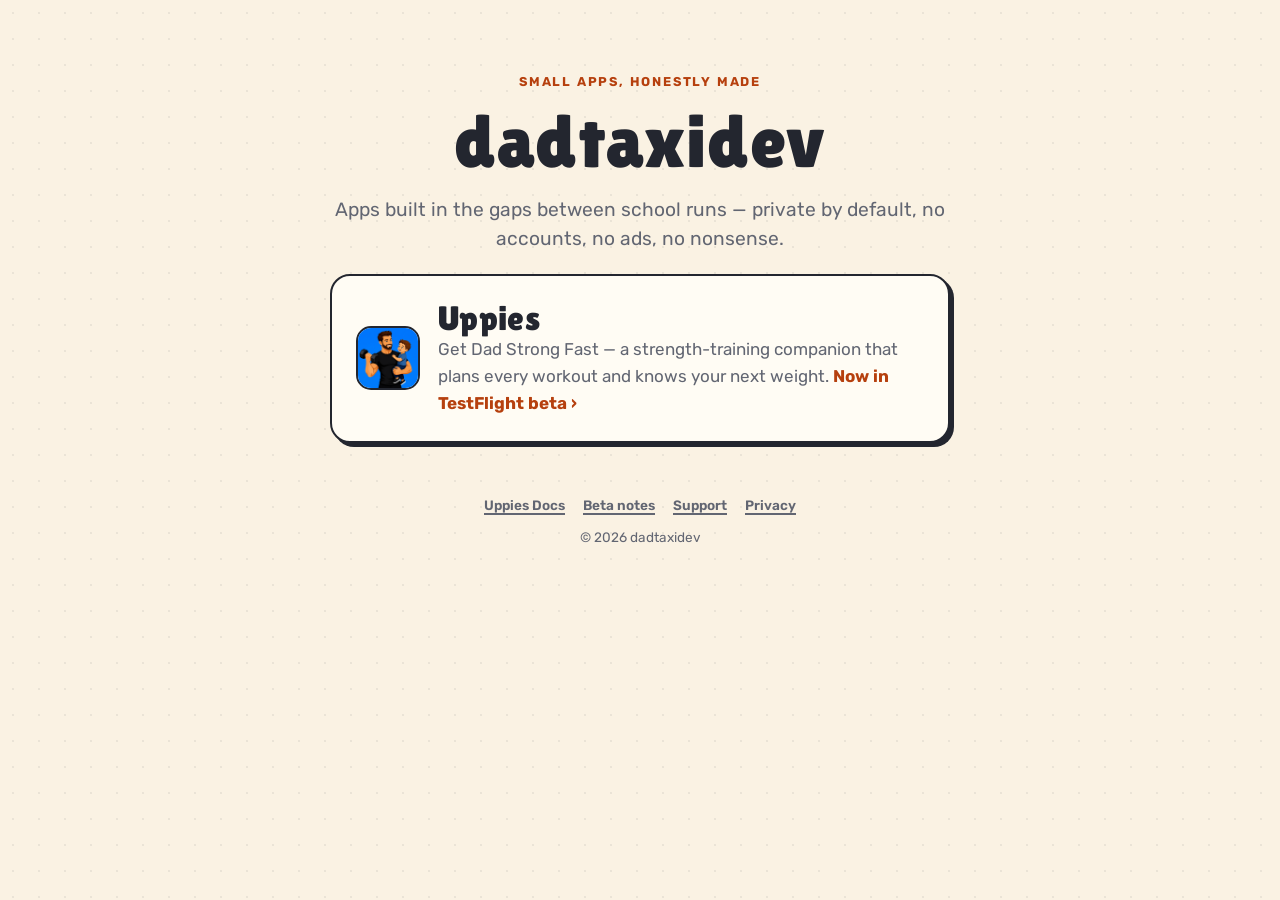
<file: index.html>
<!doctype html>
<html lang="en">
<head>
  <meta charset="utf-8">
  <meta name="viewport" content="width=device-width, initial-scale=1">
  <meta name="description" content="dadtaxidev makes small, honest apps — starting with Uppies, a strength-training companion for busy dads.">
  <link rel="canonical" href="https://dadtaxidev.com/">
  <title>dadtaxidev</title>
  <link rel="preconnect" href="https://fonts.googleapis.com">
  <link rel="preconnect" href="https://fonts.gstatic.com" crossorigin>
  <link href="https://fonts.googleapis.com/css2?family=Lilita+One&family=Rubik:ital,wght@0,400..700;1,400..700&display=swap" rel="stylesheet">
  <link rel="icon" href="icon-512.png">
  <link rel="apple-touch-icon" href="apple-touch-icon.png">
  <link rel="stylesheet" href="site.css">
</head>
<body>
  <main class="page landing">
    <p class="eyebrow rise">Small apps, honestly made</p>
    <h1 class="rise">dadtaxidev</h1>
    <p class="lede rise d1">Apps built in the gaps between school runs — private by default, no accounts, no ads, no nonsense.</p>

    <a class="card rise d2" href="uppies/" style="display:block; text-decoration:none; color:inherit;">
      <div style="display:flex; align-items:center; gap:18px;">
        <img src="icon-512.png" alt="" width="64" height="64"
             style="border-radius:15px; border:2.5px solid var(--line); flex-shrink:0;">
        <div>
          <h2 style="margin:0;">Uppies</h2>
          <p style="color:var(--ink-soft);">Get Dad Strong Fast — a strength-training companion that plans every workout and knows your next weight. <strong style="color:var(--accent);">Now in TestFlight beta ›</strong></p>
        </div>
      </div>
    </a>
  </main>
  <footer>
    <nav aria-label="Footer">
      <a href="uppies/docs/">Uppies Docs</a>
      <a href="uppies/beta/">Beta notes</a>
      <a href="uppies/support/">Support</a>
      <a href="uppies/privacy/">Privacy</a>
    </nav>
    © 2026 dadtaxidev
  </footer>
</body>
</html>
</file>
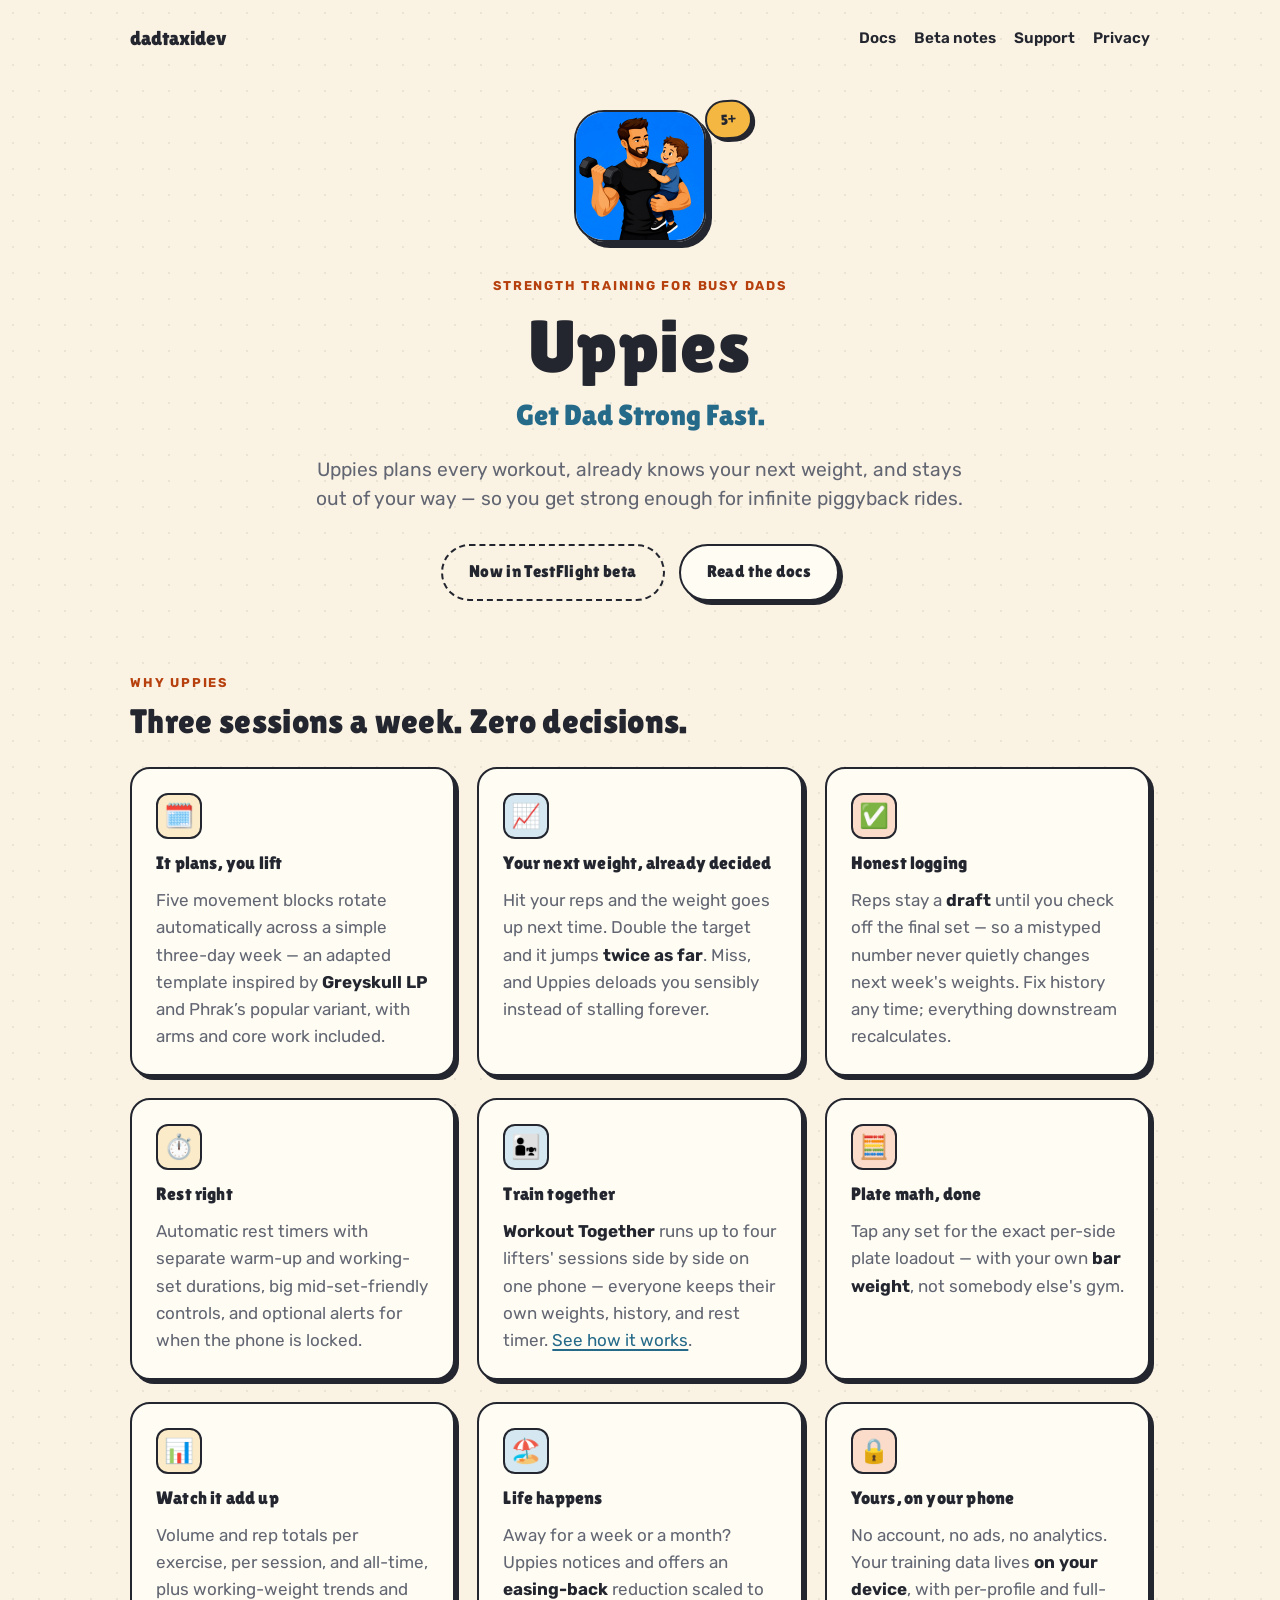
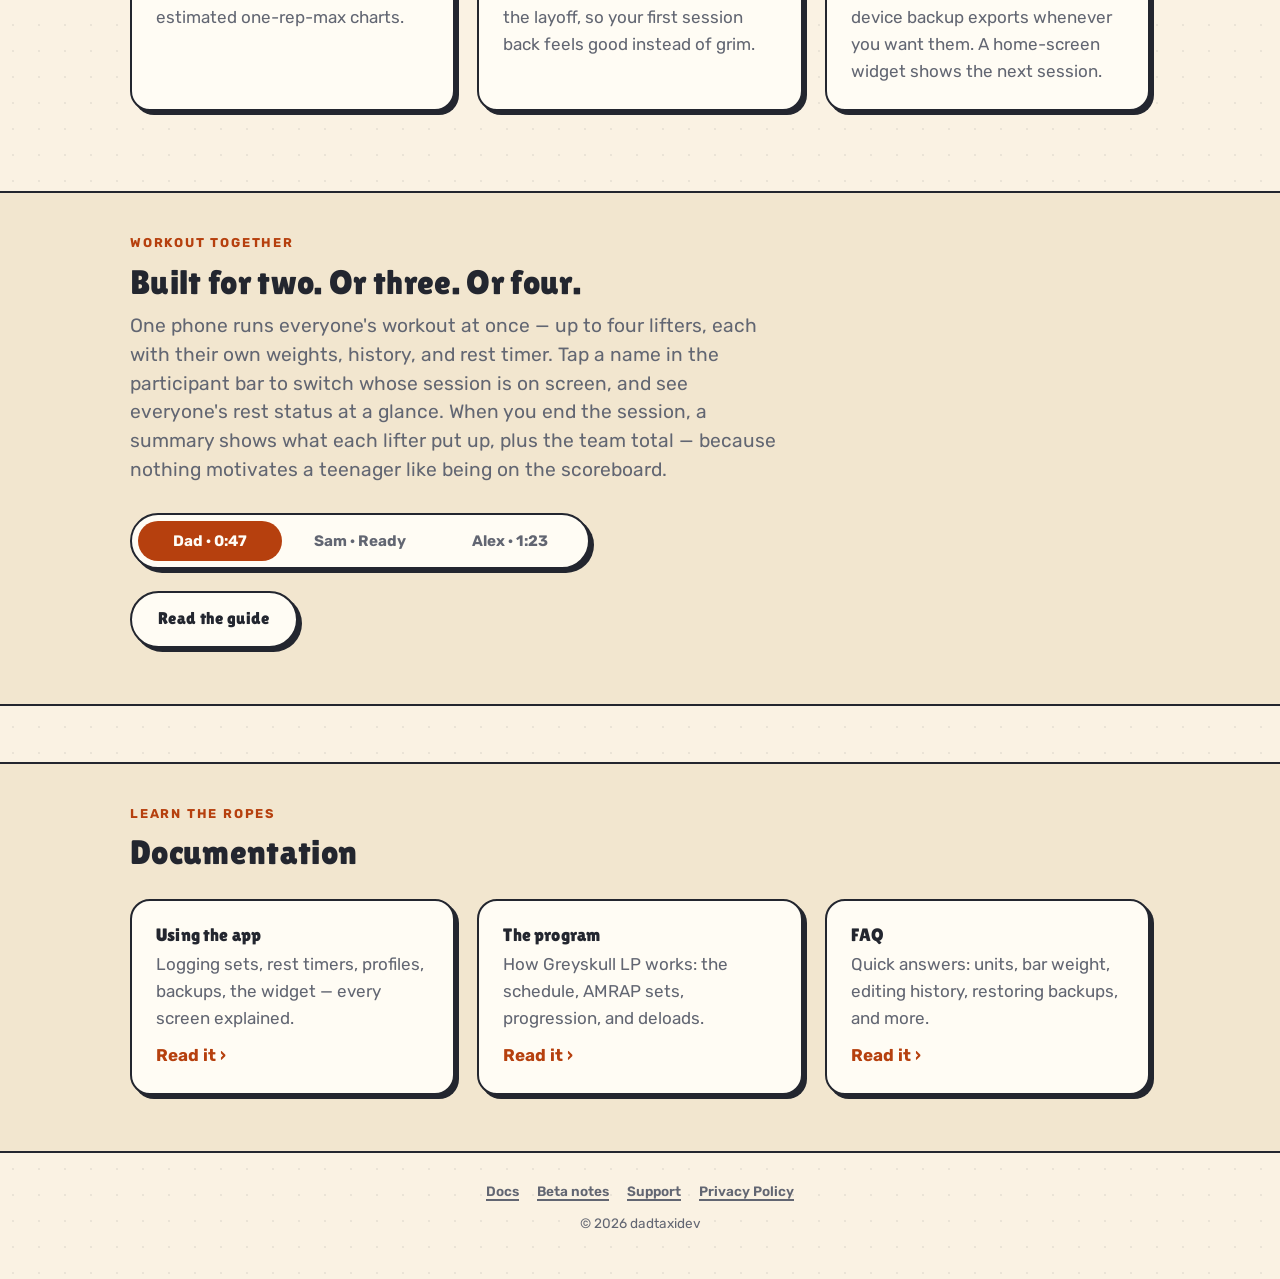
<file: uppies/index.html>
<!doctype html>
<html lang="en">
<head>
  <meta charset="utf-8">
  <meta name="viewport" content="width=device-width, initial-scale=1">
  <meta name="description" content="Uppies plans every strength workout, knows your next weight, and tracks your progress — a Greyskull LP companion for iPhone and iPad.">
  <link rel="canonical" href="https://dadtaxidev.com/uppies/">
  <title>Uppies: Get Dad Strong Fast</title>
  <link rel="preconnect" href="https://fonts.googleapis.com">
  <link rel="preconnect" href="https://fonts.gstatic.com" crossorigin>
  <link href="https://fonts.googleapis.com/css2?family=Lilita+One&family=Rubik:ital,wght@0,400..700;1,400..700&display=swap" rel="stylesheet">
  <link rel="icon" href="../icon-512.png">
  <link rel="apple-touch-icon" href="../apple-touch-icon.png">
  <link rel="stylesheet" href="../site.css">
</head>
<body>
  <header class="site">
    <a class="wordmark" href="../">dadtaxidev</a>
    <nav aria-label="Site">
      <a href="docs/">Docs</a>
      <a href="beta/">Beta notes</a>
      <a href="support/">Support</a>
      <a href="privacy/">Privacy</a>
    </nav>
  </header>

  <main>
    <section class="hero page">
      <div class="icon-wrap rise">
        <img class="app-icon" src="../icon-512.png" alt="Uppies app icon" width="132" height="132">
        <span class="sticker" aria-hidden="true">5+</span>
      </div>
      <p class="eyebrow rise d1">Strength training for busy dads</p>
      <h1 class="rise d1">Uppies</h1>
      <p class="tagline rise d2">Get Dad Strong Fast.</p>
      <p class="lede rise d2">Uppies plans every workout, already knows your next weight, and stays out of your way — so you get strong enough for infinite piggyback rides.</p>
      <div class="cta-row rise d3">
        <span class="btn ghost">Now in TestFlight beta</span>
        <a class="btn secondary" href="docs/">Read the docs</a>
      </div>
    </section>


    <section class="page wide" aria-labelledby="features">
      <p class="eyebrow">Why Uppies</p>
      <h2 id="features">Three sessions a week. Zero decisions.</h2>
      <div class="feature-grid">
        <article class="card feature">
          <span class="glyph" aria-hidden="true">🗓️</span>
          <h3>It plans, you lift</h3>
          <p>Five movement blocks rotate automatically across a simple three-day week — an adapted template inspired by <strong>Greyskull&nbsp;LP</strong> and Phrak’s popular variant, with arms and core work included.</p>
        </article>
        <article class="card feature">
          <span class="glyph" aria-hidden="true">📈</span>
          <h3>Your next weight, already decided</h3>
          <p>Hit your reps and the weight goes up next time. Double the target and it jumps <strong>twice as far</strong>. Miss, and Uppies deloads you sensibly instead of stalling forever.</p>
        </article>
        <article class="card feature">
          <span class="glyph" aria-hidden="true">✅</span>
          <h3>Honest logging</h3>
          <p>Reps stay a <strong>draft</strong> until you check off the final set — so a mistyped number never quietly changes next week's weights. Fix history any time; everything downstream recalculates.</p>
        </article>
        <article class="card feature">
          <span class="glyph" aria-hidden="true">⏱️</span>
          <h3>Rest right</h3>
          <p>Automatic rest timers with separate warm-up and working-set durations, big mid-set-friendly controls, and optional alerts for when the phone is locked.</p>
        </article>
        <article class="card feature">
          <span class="glyph" aria-hidden="true">👨‍👧</span>
          <h3>Train together</h3>
          <p><strong>Workout Together</strong> runs up to four lifters' sessions side by side on one phone — everyone keeps their own weights, history, and rest timer. <a href="#together">See how it works</a>.</p>
        </article>
        <article class="card feature">
          <span class="glyph" aria-hidden="true">🧮</span>
          <h3>Plate math, done</h3>
          <p>Tap any set for the exact per-side plate loadout — with your own <strong>bar weight</strong>, not somebody else's gym.</p>
        </article>
        <article class="card feature">
          <span class="glyph" aria-hidden="true">📊</span>
          <h3>Watch it add up</h3>
          <p>Volume and rep totals per exercise, per session, and all-time, plus working-weight trends and estimated one-rep-max charts.</p>
        </article>
        <article class="card feature">
          <span class="glyph" aria-hidden="true">🏖️</span>
          <h3>Life happens</h3>
          <p>Away for a week or a month? Uppies notices and offers an <strong>easing-back</strong> reduction scaled to the layoff, so your first session back feels good instead of grim.</p>
        </article>
        <article class="card feature">
          <span class="glyph" aria-hidden="true">🔒</span>
          <h3>Yours, on your phone</h3>
          <p>No account, no ads, no analytics. Your training data lives <strong>on your device</strong>, with per-profile and full-device backup exports whenever you want them. A home-screen widget shows the next session.</p>
        </article>
      </div>
    </section>

    <section class="band" id="together" aria-labelledby="together-heading">
      <div class="inner">
        <p class="eyebrow">Workout Together</p>
        <h2 id="together-heading">Built for two. Or three. Or four.</h2>
        <p class="lede" style="margin-top:12px;">One phone runs everyone's workout at once — up to four lifters, each with their own weights, history, and rest timer. Tap a name in the participant bar to switch whose session is on screen, and see everyone's rest status at a glance. When you end the session, a summary shows what each lifter put up, plus the team total — because nothing motivates a teenager like being on the scoreboard.</p>
        <div aria-hidden="true" style="margin-top:28px; max-width:460px; display:flex; gap:6px; padding:6px; background:var(--card); border:var(--border-w) solid var(--line); border-radius:999px; box-shadow:var(--shadow-pop-sm); font-weight:700; font-size:0.95rem;">
          <div style="flex:1; text-align:center; padding:8px 6px; border-radius:999px; background:var(--accent); color:var(--on-accent); white-space:nowrap;">Dad · 0:47</div>
          <div style="flex:1; text-align:center; padding:8px 6px; border-radius:999px; color:var(--ink-soft); white-space:nowrap;">Sam · Ready</div>
          <div style="flex:1; text-align:center; padding:8px 6px; border-radius:999px; color:var(--ink-soft); white-space:nowrap;">Alex · 1:23</div>
        </div>
        <p style="margin-top:22px;"><a class="btn secondary" href="docs/training-together/">Read the guide</a></p>
      </div>
    </section>

    <section class="band" aria-labelledby="docs-heading">
      <div class="inner">
        <p class="eyebrow">Learn the ropes</p>
        <h2 id="docs-heading">Documentation</h2>
        <div class="doc-cards">
          <a class="card" href="docs/using-the-app/">
            <h3>Using the app</h3>
            <p>Logging sets, rest timers, profiles, backups, the widget — every screen explained.</p>
            <span class="go">Read it ›</span>
          </a>
          <a class="card" href="docs/the-program/">
            <h3>The program</h3>
            <p>How Greyskull LP works: the schedule, AMRAP sets, progression, and deloads.</p>
            <span class="go">Read it ›</span>
          </a>
          <a class="card" href="docs/faq/">
            <h3>FAQ</h3>
            <p>Quick answers: units, bar weight, editing history, restoring backups, and more.</p>
            <span class="go">Read it ›</span>
          </a>
        </div>
      </div>
    </section>
  </main>

  <footer>
    <nav aria-label="Footer">
      <a href="docs/">Docs</a>
      <a href="beta/">Beta notes</a>
      <a href="support/">Support</a>
      <a href="privacy/">Privacy Policy</a>
    </nav>
    © 2026 dadtaxidev
  </footer>
</body>
</html>
</file>
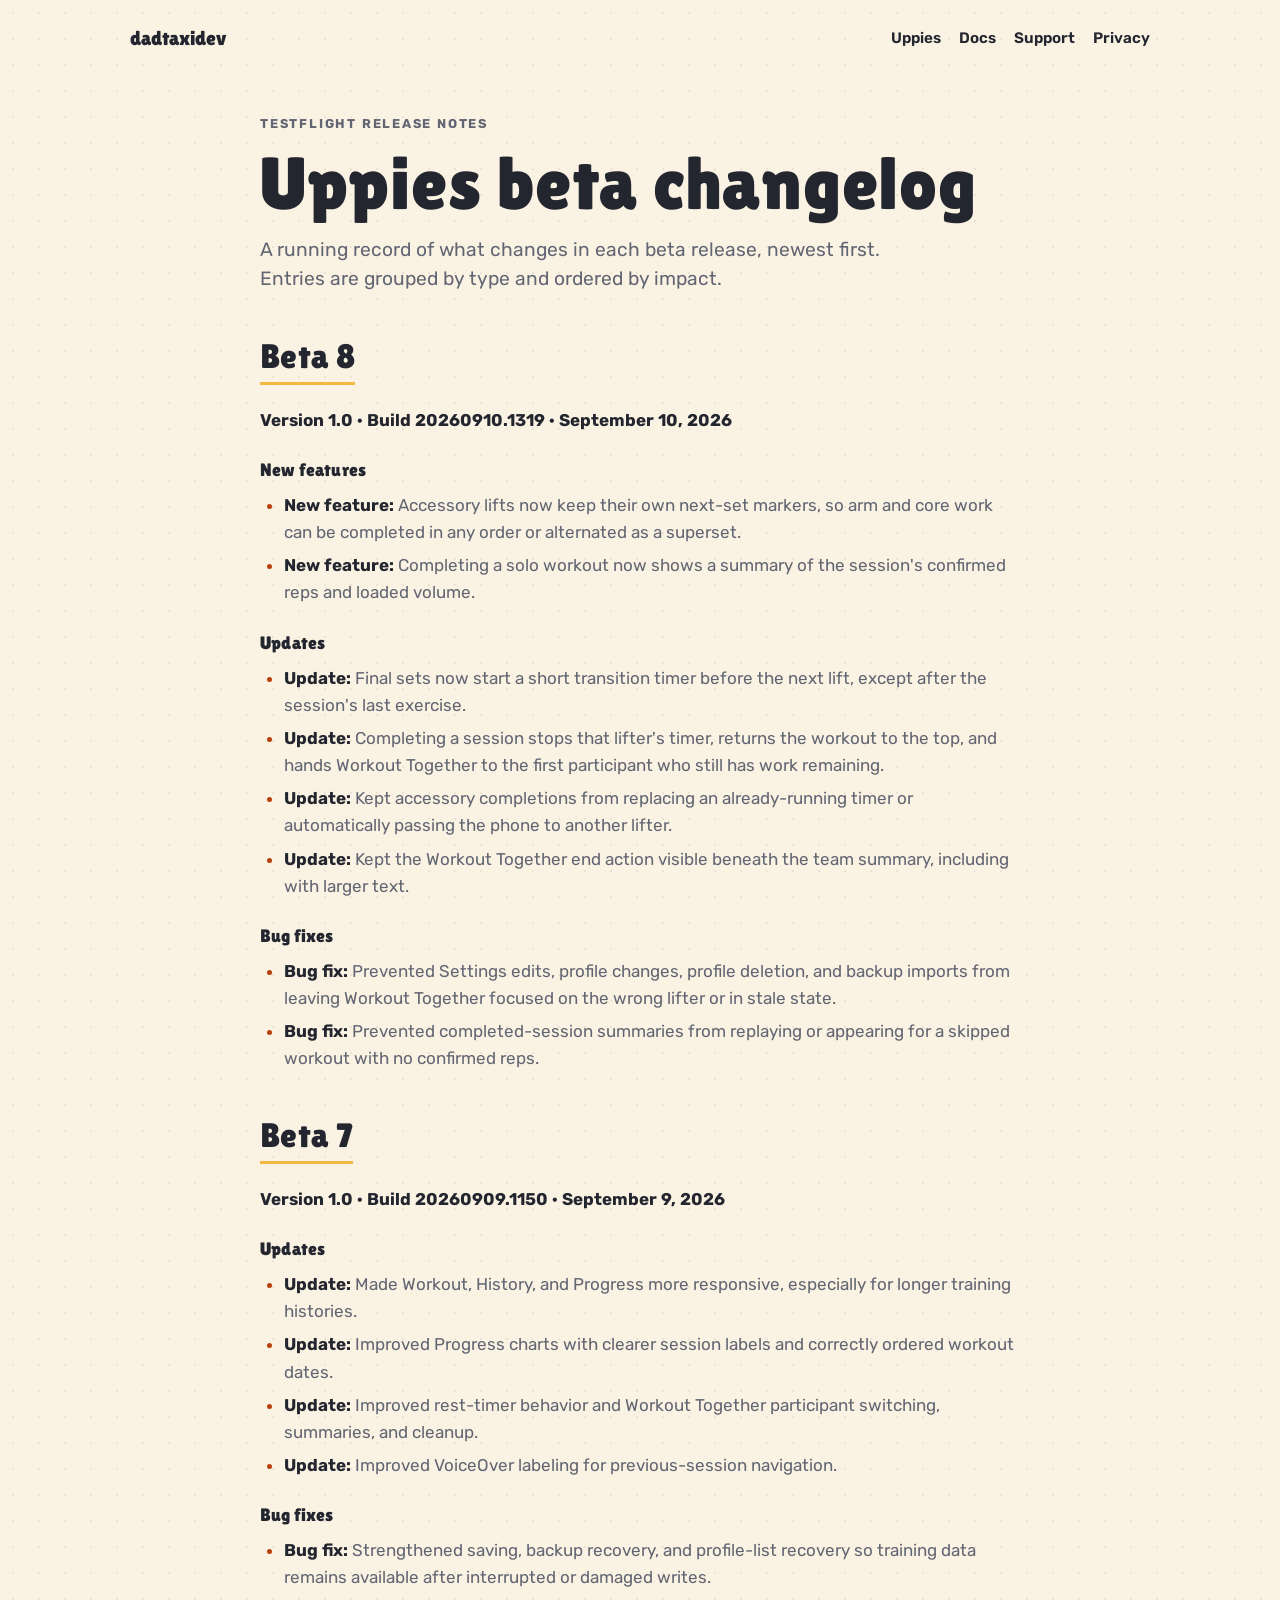
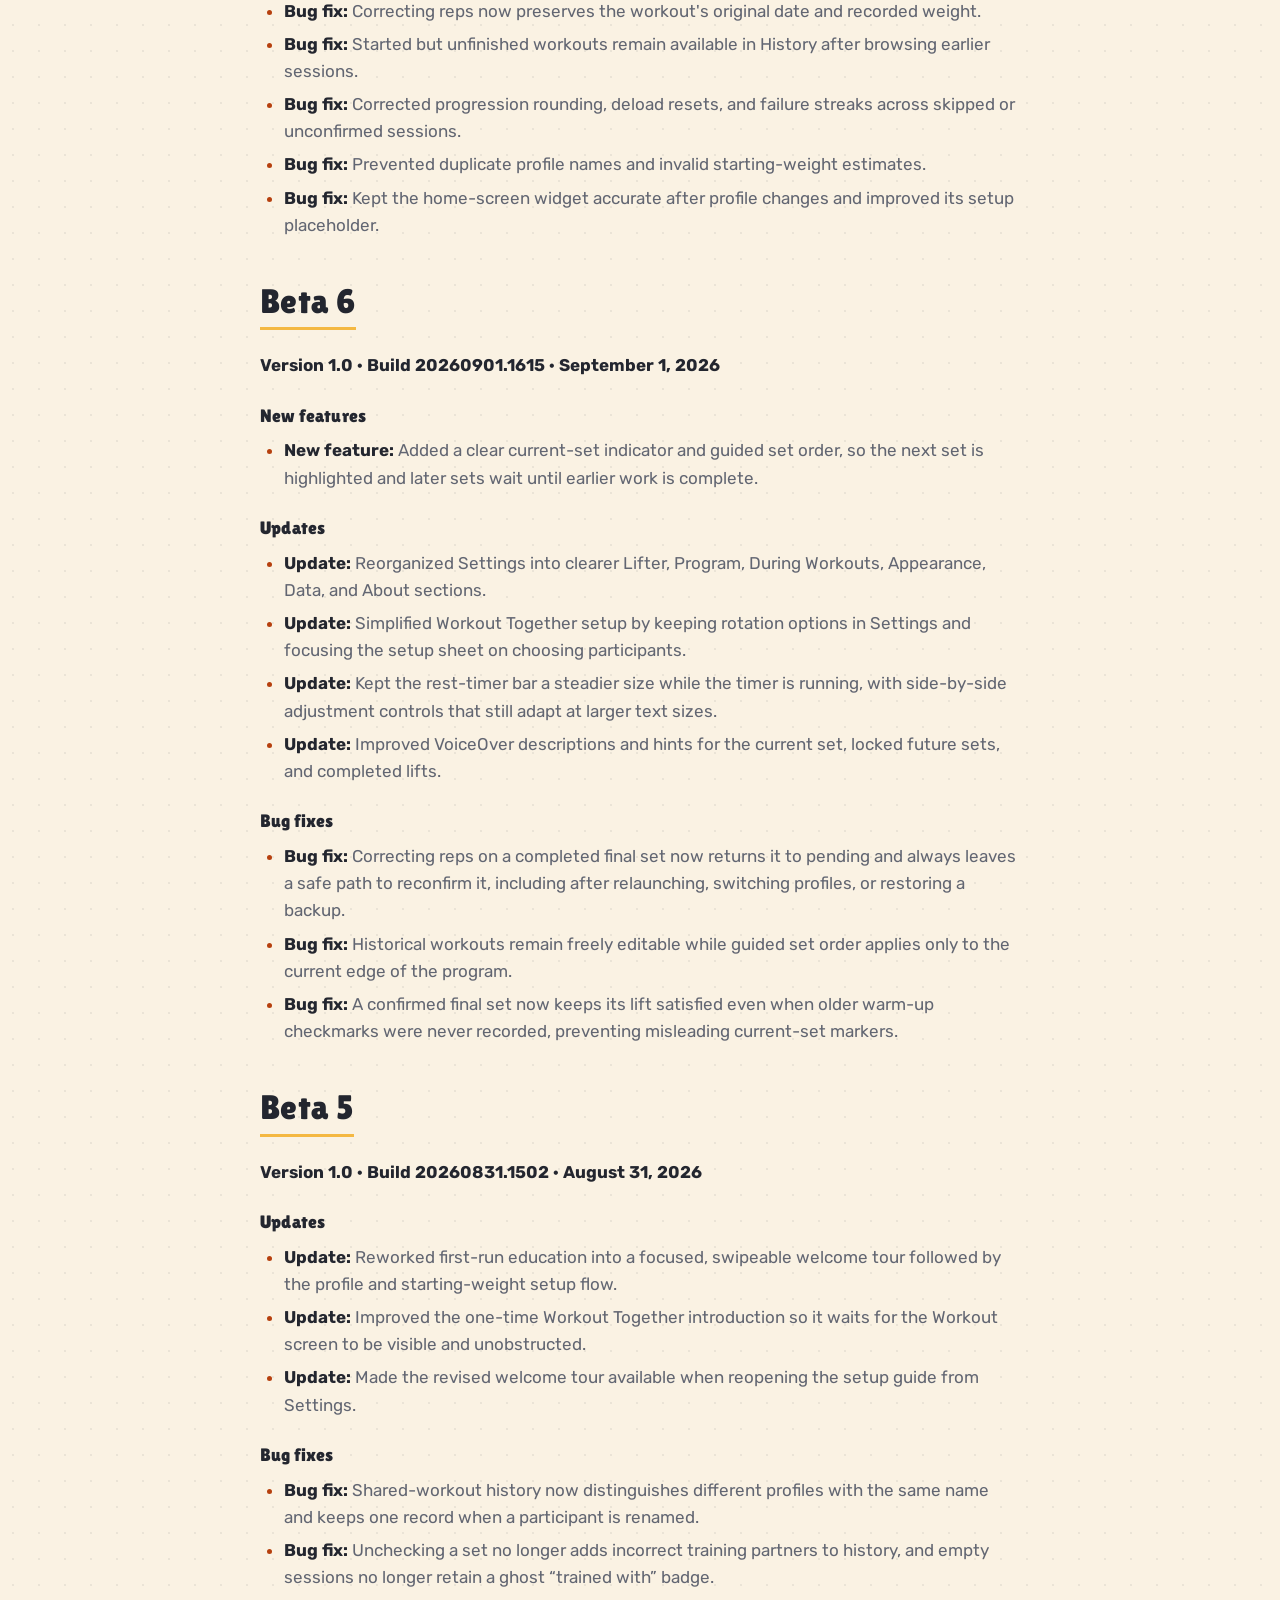
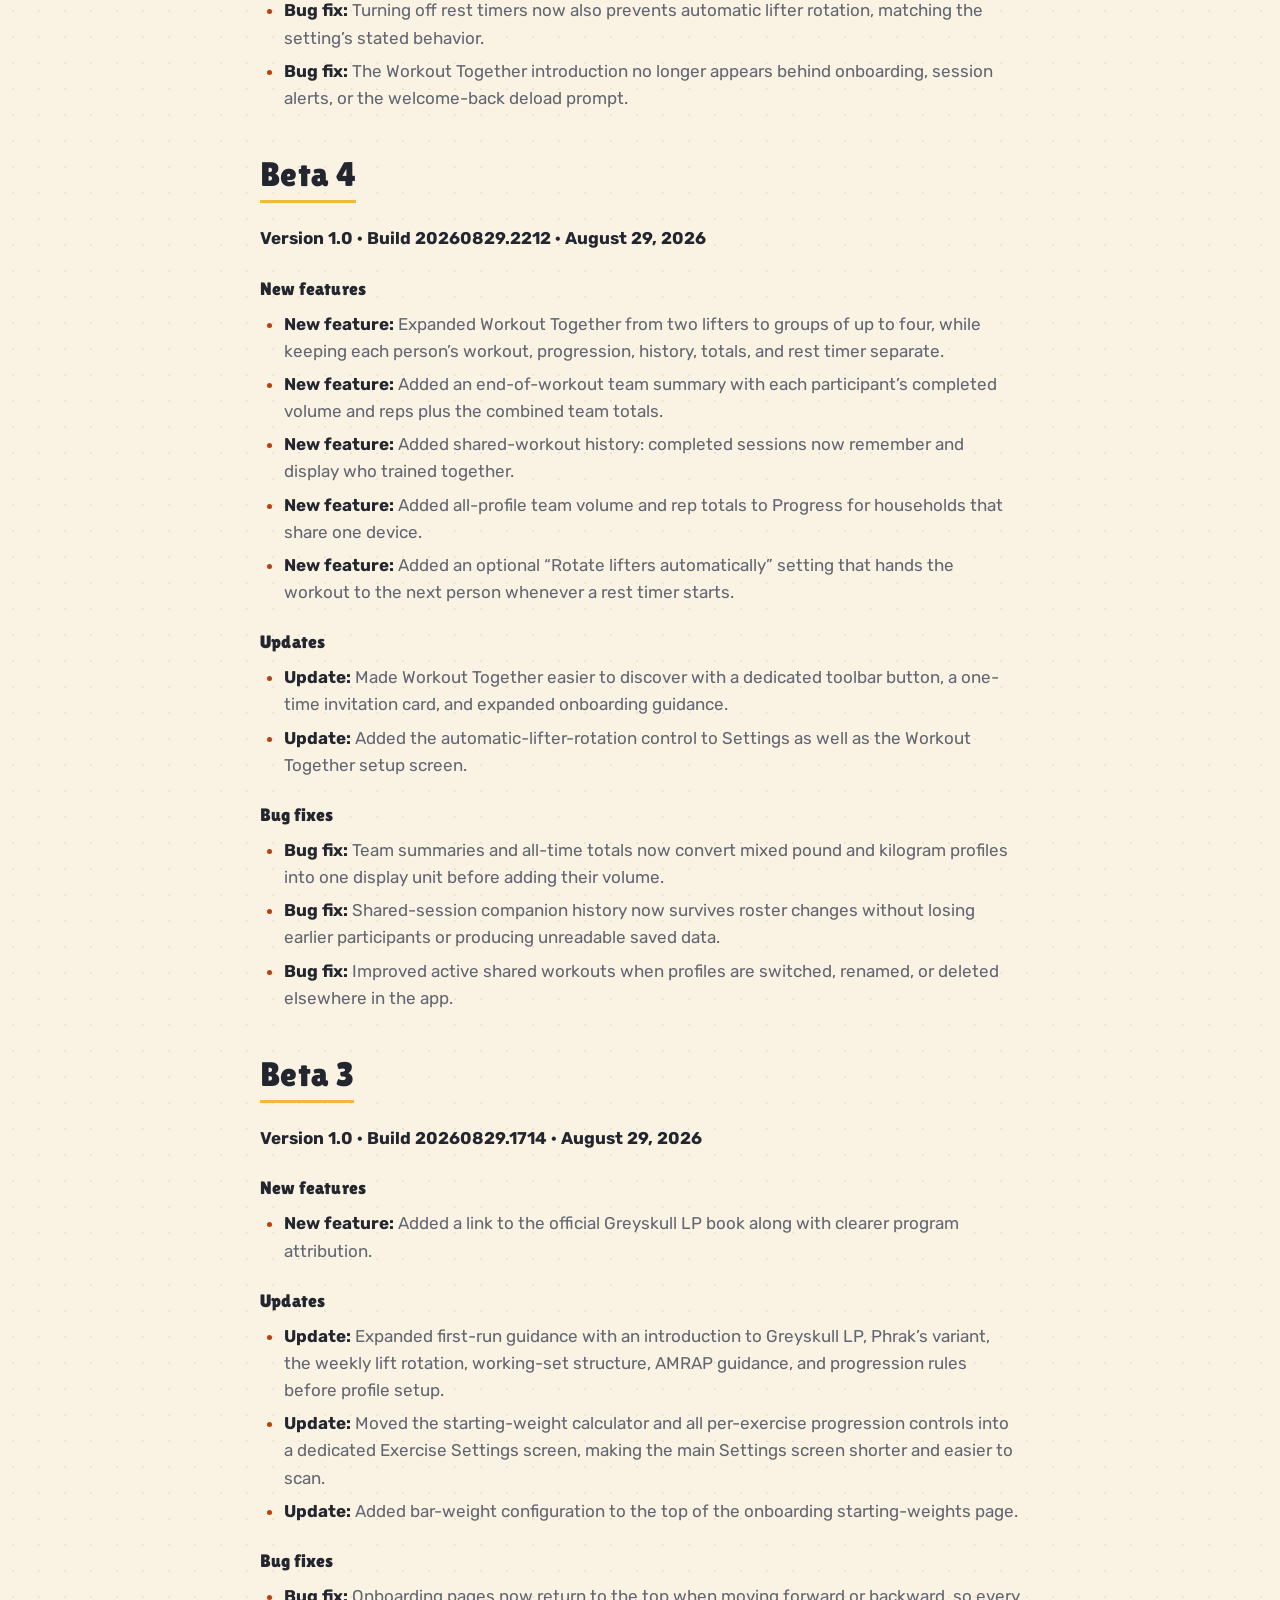
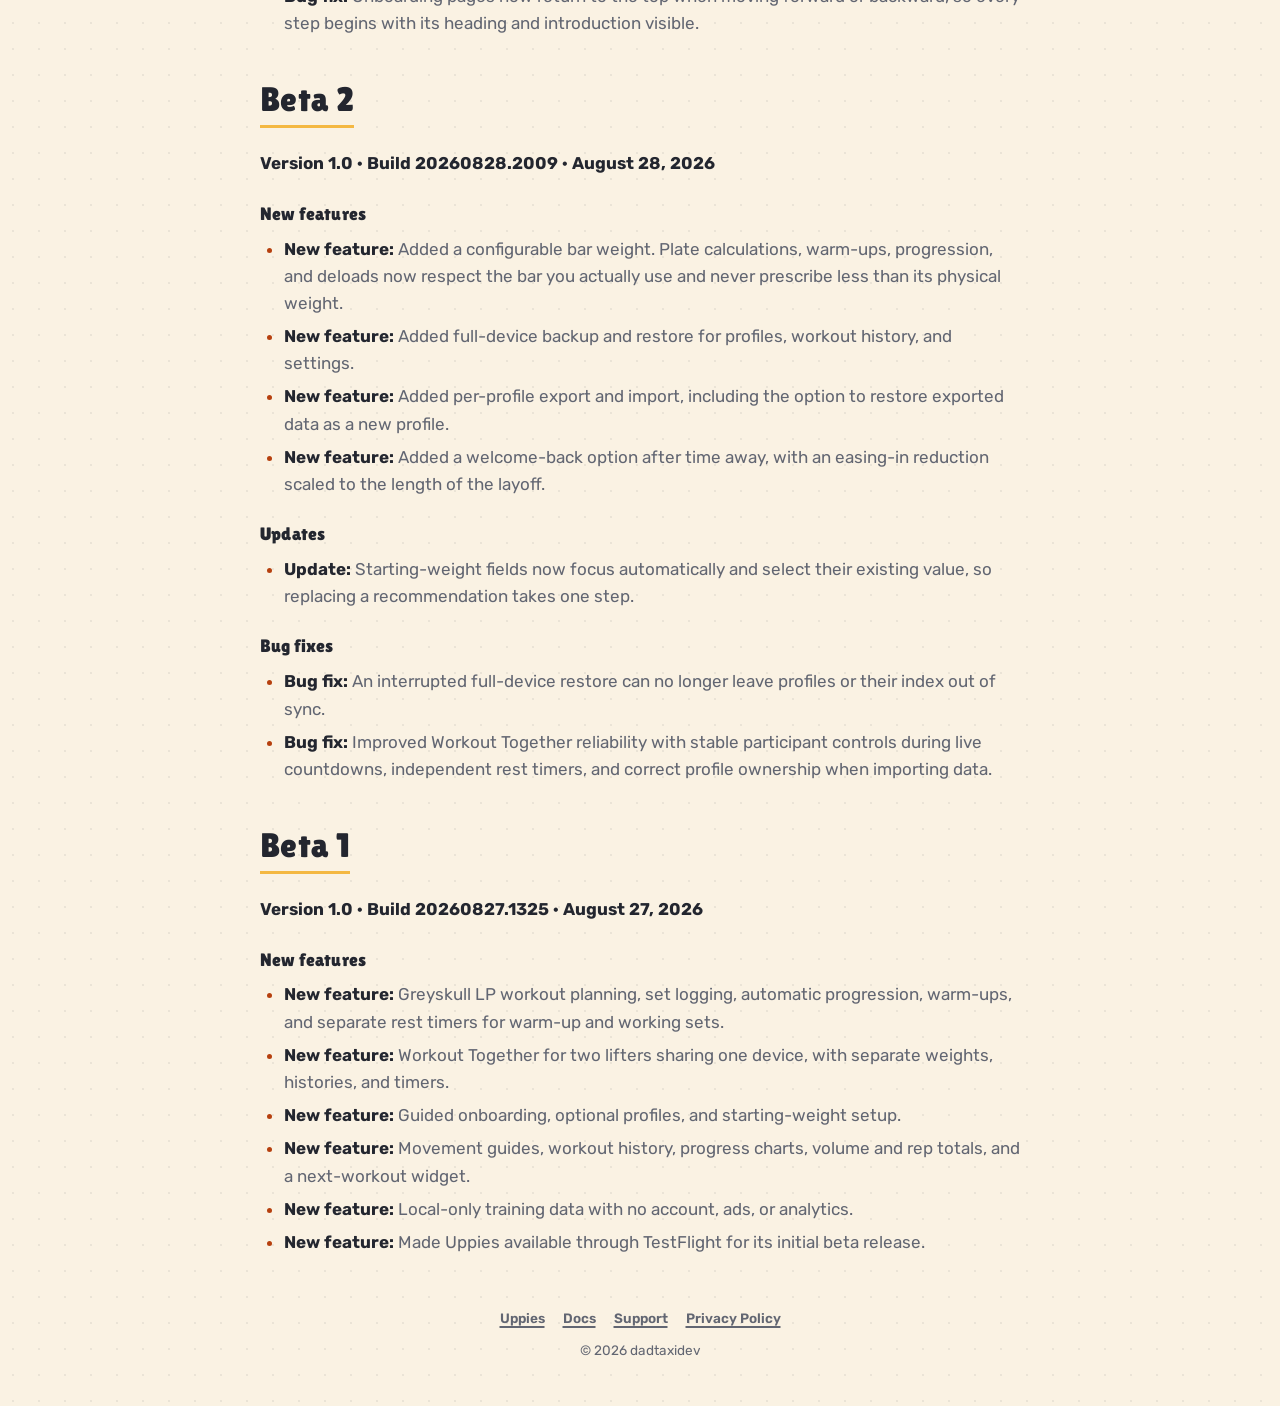
<file: uppies/beta/index.html>
<!doctype html>
<html lang="en">
<head>
  <meta charset="utf-8">
  <meta name="viewport" content="width=device-width, initial-scale=1">
  <meta name="description" content="Release notes for each Uppies TestFlight beta, with the newest changes first.">
  <link rel="canonical" href="https://dadtaxidev.com/uppies/beta/">
  <title>Beta Notes — Uppies</title>
  <link rel="preconnect" href="https://fonts.googleapis.com">
  <link rel="preconnect" href="https://fonts.gstatic.com" crossorigin>
  <link href="https://fonts.googleapis.com/css2?family=Lilita+One&family=Rubik:ital,wght@0,400..700;1,400..700&display=swap" rel="stylesheet">
  <link rel="icon" href="../../icon-512.png">
  <link rel="apple-touch-icon" href="../../apple-touch-icon.png">
  <link rel="stylesheet" href="../../site.css">
</head>
<body>
  <header class="site">
    <a class="wordmark" href="../../">dadtaxidev</a>
    <nav aria-label="Site">
      <a href="../">Uppies</a>
      <a href="../docs/">Docs</a>
      <a href="../support/">Support</a>
      <a href="../privacy/">Privacy</a>
    </nav>
  </header>

  <main class="doc">
    <p class="eyebrow">TestFlight release notes</p>
    <h1>Uppies beta changelog</h1>
    <p class="lede">A running record of what changes in each beta release, newest first. Entries are grouped by type and ordered by impact.</p>

    <!-- Add each new TestFlight release above the previous one. -->
    <section aria-labelledby="beta-8">
      <h2 id="beta-8">Beta 8</h2>
      <p><strong>Version 1.0 · Build 20260910.1319 · September 10, 2026</strong></p>
      <h3>New features</h3>
      <ul>
        <li><strong>New feature:</strong> Accessory lifts now keep their own next-set markers, so arm and core work can be completed in any order or alternated as a superset.</li>
        <li><strong>New feature:</strong> Completing a solo workout now shows a summary of the session's confirmed reps and loaded volume.</li>
      </ul>
      <h3>Updates</h3>
      <ul>
        <li><strong>Update:</strong> Final sets now start a short transition timer before the next lift, except after the session's last exercise.</li>
        <li><strong>Update:</strong> Completing a session stops that lifter's timer, returns the workout to the top, and hands Workout Together to the first participant who still has work remaining.</li>
        <li><strong>Update:</strong> Kept accessory completions from replacing an already-running timer or automatically passing the phone to another lifter.</li>
        <li><strong>Update:</strong> Kept the Workout Together end action visible beneath the team summary, including with larger text.</li>
      </ul>
      <h3>Bug fixes</h3>
      <ul>
        <li><strong>Bug fix:</strong> Prevented Settings edits, profile changes, profile deletion, and backup imports from leaving Workout Together focused on the wrong lifter or in stale state.</li>
        <li><strong>Bug fix:</strong> Prevented completed-session summaries from replaying or appearing for a skipped workout with no confirmed reps.</li>
      </ul>
    </section>

    <section aria-labelledby="beta-7">
      <h2 id="beta-7">Beta 7</h2>
      <p><strong>Version 1.0 · Build 20260909.1150 · September 9, 2026</strong></p>
      <h3>Updates</h3>
      <ul>
        <li><strong>Update:</strong> Made Workout, History, and Progress more responsive, especially for longer training histories.</li>
        <li><strong>Update:</strong> Improved Progress charts with clearer session labels and correctly ordered workout dates.</li>
        <li><strong>Update:</strong> Improved rest-timer behavior and Workout Together participant switching, summaries, and cleanup.</li>
        <li><strong>Update:</strong> Improved VoiceOver labeling for previous-session navigation.</li>
      </ul>
      <h3>Bug fixes</h3>
      <ul>
        <li><strong>Bug fix:</strong> Strengthened saving, backup recovery, and profile-list recovery so training data remains available after interrupted or damaged writes.</li>
        <li><strong>Bug fix:</strong> Correcting reps now preserves the workout's original date and recorded weight.</li>
        <li><strong>Bug fix:</strong> Started but unfinished workouts remain available in History after browsing earlier sessions.</li>
        <li><strong>Bug fix:</strong> Corrected progression rounding, deload resets, and failure streaks across skipped or unconfirmed sessions.</li>
        <li><strong>Bug fix:</strong> Prevented duplicate profile names and invalid starting-weight estimates.</li>
        <li><strong>Bug fix:</strong> Kept the home-screen widget accurate after profile changes and improved its setup placeholder.</li>
      </ul>
    </section>

    <section aria-labelledby="beta-6">
      <h2 id="beta-6">Beta 6</h2>
      <p><strong>Version 1.0 · Build 20260901.1615 · September 1, 2026</strong></p>
      <h3>New features</h3>
      <ul>
        <li><strong>New feature:</strong> Added a clear current-set indicator and guided set order, so the next set is highlighted and later sets wait until earlier work is complete.</li>
      </ul>
      <h3>Updates</h3>
      <ul>
        <li><strong>Update:</strong> Reorganized Settings into clearer Lifter, Program, During Workouts, Appearance, Data, and About sections.</li>
        <li><strong>Update:</strong> Simplified Workout Together setup by keeping rotation options in Settings and focusing the setup sheet on choosing participants.</li>
        <li><strong>Update:</strong> Kept the rest-timer bar a steadier size while the timer is running, with side-by-side adjustment controls that still adapt at larger text sizes.</li>
        <li><strong>Update:</strong> Improved VoiceOver descriptions and hints for the current set, locked future sets, and completed lifts.</li>
      </ul>
      <h3>Bug fixes</h3>
      <ul>
        <li><strong>Bug fix:</strong> Correcting reps on a completed final set now returns it to pending and always leaves a safe path to reconfirm it, including after relaunching, switching profiles, or restoring a backup.</li>
        <li><strong>Bug fix:</strong> Historical workouts remain freely editable while guided set order applies only to the current edge of the program.</li>
        <li><strong>Bug fix:</strong> A confirmed final set now keeps its lift satisfied even when older warm-up checkmarks were never recorded, preventing misleading current-set markers.</li>
      </ul>
    </section>

    <section aria-labelledby="beta-5">
      <h2 id="beta-5">Beta 5</h2>
      <p><strong>Version 1.0 · Build 20260831.1502 · August 31, 2026</strong></p>
      <h3>Updates</h3>
      <ul>
        <li><strong>Update:</strong> Reworked first-run education into a focused, swipeable welcome tour followed by the profile and starting-weight setup flow.</li>
        <li><strong>Update:</strong> Improved the one-time Workout Together introduction so it waits for the Workout screen to be visible and unobstructed.</li>
        <li><strong>Update:</strong> Made the revised welcome tour available when reopening the setup guide from Settings.</li>
      </ul>
      <h3>Bug fixes</h3>
      <ul>
        <li><strong>Bug fix:</strong> Shared-workout history now distinguishes different profiles with the same name and keeps one record when a participant is renamed.</li>
        <li><strong>Bug fix:</strong> Unchecking a set no longer adds incorrect training partners to history, and empty sessions no longer retain a ghost “trained with” badge.</li>
        <li><strong>Bug fix:</strong> Turning off rest timers now also prevents automatic lifter rotation, matching the setting’s stated behavior.</li>
        <li><strong>Bug fix:</strong> The Workout Together introduction no longer appears behind onboarding, session alerts, or the welcome-back deload prompt.</li>
      </ul>
    </section>

    <section aria-labelledby="beta-4">
      <h2 id="beta-4">Beta 4</h2>
      <p><strong>Version 1.0 · Build 20260829.2212 · August 29, 2026</strong></p>
      <h3>New features</h3>
      <ul>
        <li><strong>New feature:</strong> Expanded Workout Together from two lifters to groups of up to four, while keeping each person’s workout, progression, history, totals, and rest timer separate.</li>
        <li><strong>New feature:</strong> Added an end-of-workout team summary with each participant’s completed volume and reps plus the combined team totals.</li>
        <li><strong>New feature:</strong> Added shared-workout history: completed sessions now remember and display who trained together.</li>
        <li><strong>New feature:</strong> Added all-profile team volume and rep totals to Progress for households that share one device.</li>
        <li><strong>New feature:</strong> Added an optional “Rotate lifters automatically” setting that hands the workout to the next person whenever a rest timer starts.</li>
      </ul>
      <h3>Updates</h3>
      <ul>
        <li><strong>Update:</strong> Made Workout Together easier to discover with a dedicated toolbar button, a one-time invitation card, and expanded onboarding guidance.</li>
        <li><strong>Update:</strong> Added the automatic-lifter-rotation control to Settings as well as the Workout Together setup screen.</li>
      </ul>
      <h3>Bug fixes</h3>
      <ul>
        <li><strong>Bug fix:</strong> Team summaries and all-time totals now convert mixed pound and kilogram profiles into one display unit before adding their volume.</li>
        <li><strong>Bug fix:</strong> Shared-session companion history now survives roster changes without losing earlier participants or producing unreadable saved data.</li>
        <li><strong>Bug fix:</strong> Improved active shared workouts when profiles are switched, renamed, or deleted elsewhere in the app.</li>
      </ul>
    </section>

    <section aria-labelledby="beta-3">
      <h2 id="beta-3">Beta 3</h2>
      <p><strong>Version 1.0 · Build 20260829.1714 · August 29, 2026</strong></p>
      <h3>New features</h3>
      <ul>
        <li><strong>New feature:</strong> Added a link to the official Greyskull LP book along with clearer program attribution.</li>
      </ul>
      <h3>Updates</h3>
      <ul>
        <li><strong>Update:</strong> Expanded first-run guidance with an introduction to Greyskull LP, Phrak’s variant, the weekly lift rotation, working-set structure, AMRAP guidance, and progression rules before profile setup.</li>
        <li><strong>Update:</strong> Moved the starting-weight calculator and all per-exercise progression controls into a dedicated Exercise Settings screen, making the main Settings screen shorter and easier to scan.</li>
        <li><strong>Update:</strong> Added bar-weight configuration to the top of the onboarding starting-weights page.</li>
      </ul>
      <h3>Bug fixes</h3>
      <ul>
        <li><strong>Bug fix:</strong> Onboarding pages now return to the top when moving forward or backward, so every step begins with its heading and introduction visible.</li>
      </ul>
    </section>

    <section aria-labelledby="beta-2">
      <h2 id="beta-2">Beta 2</h2>
      <p><strong>Version 1.0 · Build 20260828.2009 · August 28, 2026</strong></p>
      <h3>New features</h3>
      <ul>
        <li><strong>New feature:</strong> Added a configurable bar weight. Plate calculations, warm-ups, progression, and deloads now respect the bar you actually use and never prescribe less than its physical weight.</li>
        <li><strong>New feature:</strong> Added full-device backup and restore for profiles, workout history, and settings.</li>
        <li><strong>New feature:</strong> Added per-profile export and import, including the option to restore exported data as a new profile.</li>
        <li><strong>New feature:</strong> Added a welcome-back option after time away, with an easing-in reduction scaled to the length of the layoff.</li>
      </ul>
      <h3>Updates</h3>
      <ul>
        <li><strong>Update:</strong> Starting-weight fields now focus automatically and select their existing value, so replacing a recommendation takes one step.</li>
      </ul>
      <h3>Bug fixes</h3>
      <ul>
        <li><strong>Bug fix:</strong> An interrupted full-device restore can no longer leave profiles or their index out of sync.</li>
        <li><strong>Bug fix:</strong> Improved Workout Together reliability with stable participant controls during live countdowns, independent rest timers, and correct profile ownership when importing data.</li>
      </ul>
    </section>

    <section aria-labelledby="beta-1">
      <h2 id="beta-1">Beta 1</h2>
      <p><strong>Version 1.0 · Build 20260827.1325 · August 27, 2026</strong></p>
      <h3>New features</h3>
      <ul>
        <li><strong>New feature:</strong> Greyskull LP workout planning, set logging, automatic progression, warm-ups, and separate rest timers for warm-up and working sets.</li>
        <li><strong>New feature:</strong> Workout Together for two lifters sharing one device, with separate weights, histories, and timers.</li>
        <li><strong>New feature:</strong> Guided onboarding, optional profiles, and starting-weight setup.</li>
        <li><strong>New feature:</strong> Movement guides, workout history, progress charts, volume and rep totals, and a next-workout widget.</li>
        <li><strong>New feature:</strong> Local-only training data with no account, ads, or analytics.</li>
        <li><strong>New feature:</strong> Made Uppies available through TestFlight for its initial beta release.</li>
      </ul>
    </section>
  </main>

  <footer>
    <nav aria-label="Footer">
      <a href="../">Uppies</a>
      <a href="../docs/">Docs</a>
      <a href="../support/">Support</a>
      <a href="../privacy/">Privacy Policy</a>
    </nav>
    © 2026 dadtaxidev
  </footer>
</body>
</html>
</file>
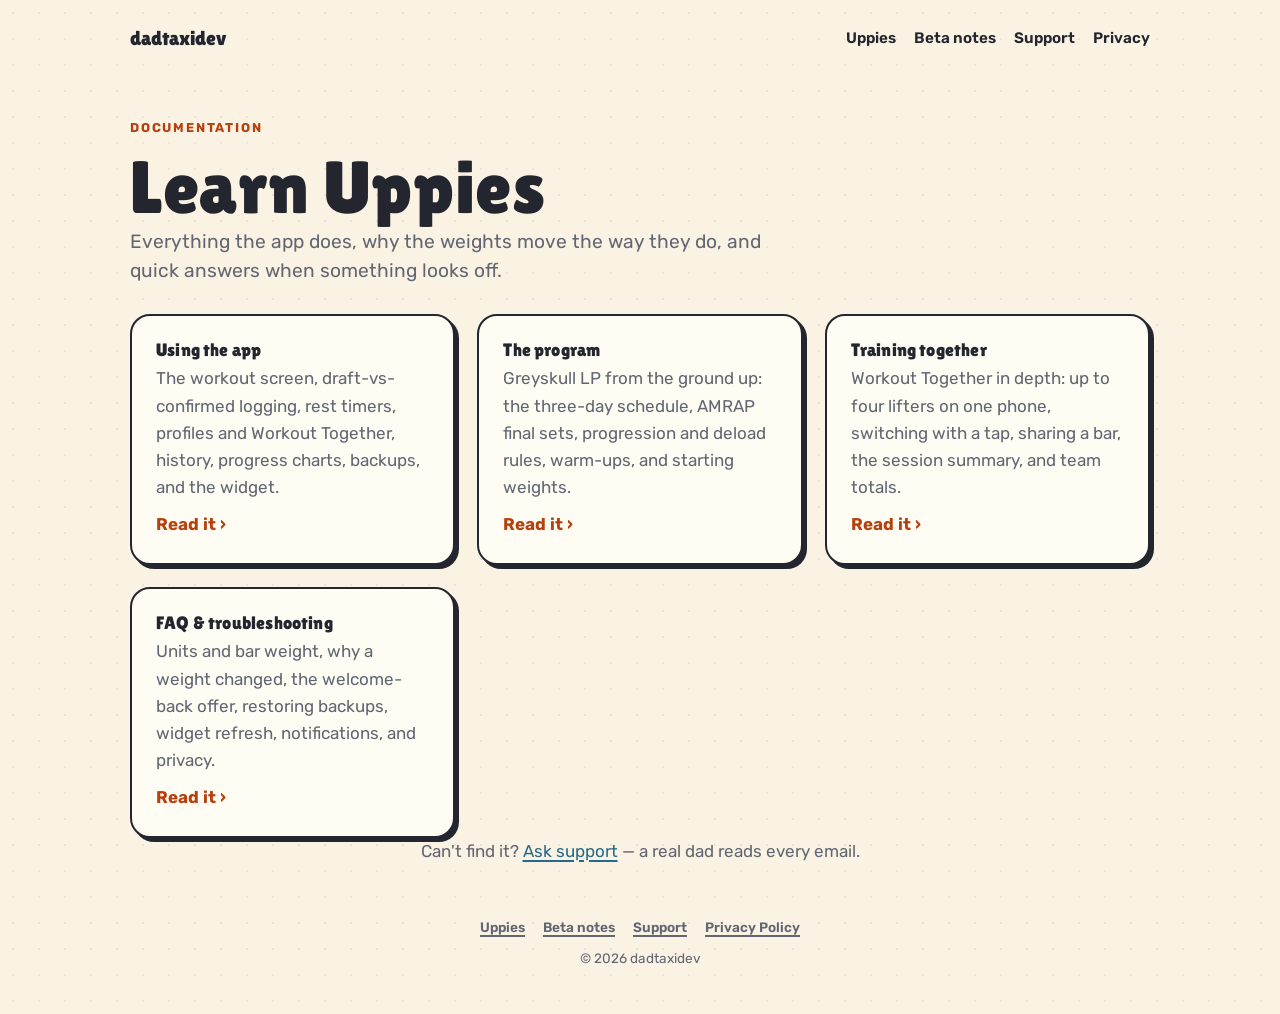
<file: uppies/docs/index.html>
<!doctype html>
<html lang="en">
<head>
  <meta charset="utf-8">
  <meta name="viewport" content="width=device-width, initial-scale=1">
  <meta name="description" content="Uppies documentation: how to use the app, how the Greyskull LP program works, and answers to common questions.">
  <link rel="canonical" href="https://dadtaxidev.com/uppies/docs/">
  <title>Docs — Uppies</title>
  <link rel="preconnect" href="https://fonts.googleapis.com">
  <link rel="preconnect" href="https://fonts.gstatic.com" crossorigin>
  <link href="https://fonts.googleapis.com/css2?family=Lilita+One&family=Rubik:ital,wght@0,400..700;1,400..700&display=swap" rel="stylesheet">
  <link rel="icon" href="../../icon-512.png">
  <link rel="apple-touch-icon" href="../../apple-touch-icon.png">
  <link rel="stylesheet" href="../../site.css">
</head>
<body>
  <header class="site">
    <a class="wordmark" href="../../">dadtaxidev</a>
    <nav aria-label="Site">
      <a href="../">Uppies</a>
      <a href="../beta/">Beta notes</a>
      <a href="../support/">Support</a>
      <a href="../privacy/">Privacy</a>
    </nav>
  </header>

  <main class="page wide">
    <p class="eyebrow">Documentation</p>
    <h1>Learn Uppies</h1>
    <p class="lede">Everything the app does, why the weights move the way they do, and quick answers when something looks off.</p>

    <div class="doc-cards">
      <a class="card" href="using-the-app/">
        <h3>Using the app</h3>
        <p>The workout screen, draft-vs-confirmed logging, rest timers, profiles and Workout Together, history, progress charts, backups, and the widget.</p>
        <span class="go">Read it ›</span>
      </a>
      <a class="card" href="the-program/">
        <h3>The program</h3>
        <p>Greyskull LP from the ground up: the three-day schedule, AMRAP final sets, progression and deload rules, warm-ups, and starting weights.</p>
        <span class="go">Read it ›</span>
      </a>
      <a class="card" href="training-together/">
        <h3>Training together</h3>
        <p>Workout Together in depth: up to four lifters on one phone, switching with a tap, sharing a bar, the session summary, and team totals.</p>
        <span class="go">Read it ›</span>
      </a>
      <a class="card" href="faq/">
        <h3>FAQ &amp; troubleshooting</h3>
        <p>Units and bar weight, why a weight changed, the welcome-back offer, restoring backups, widget refresh, notifications, and privacy.</p>
        <span class="go">Read it ›</span>
      </a>
    </div>


    <p style="text-align:center; color:var(--ink-soft);">Can't find it? <a href="../support/">Ask support</a> — a real dad reads every email.</p>
  </main>

  <footer>
    <nav aria-label="Footer">
      <a href="../">Uppies</a>
      <a href="../beta/">Beta notes</a>
      <a href="../support/">Support</a>
      <a href="../privacy/">Privacy Policy</a>
    </nav>
    © 2026 dadtaxidev
  </footer>
</body>
</html>
</file>
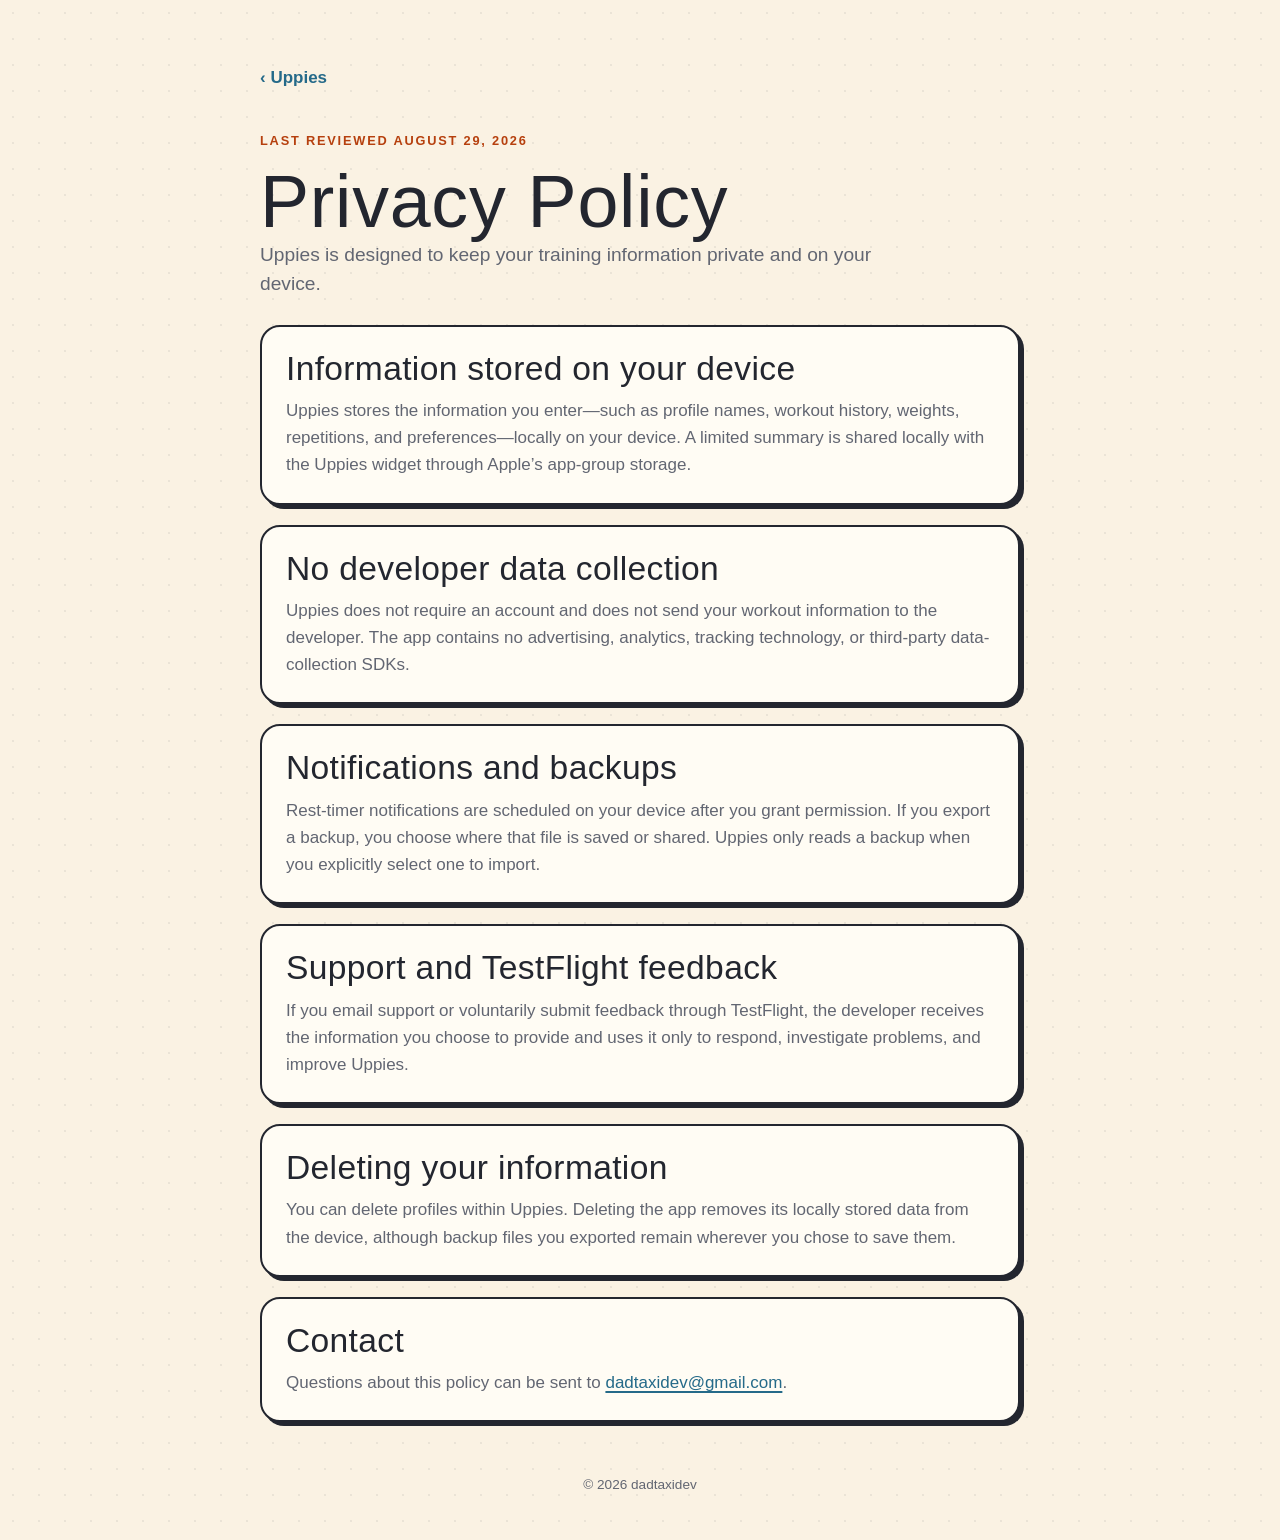
<file: uppies/privacy/index.html>
<!doctype html>
<html lang="en">
<head>
  <meta charset="utf-8">
  <meta name="viewport" content="width=device-width, initial-scale=1">
  <meta name="description" content="Privacy policy for the Uppies iPhone and iPad app.">
  <link rel="canonical" href="https://dadtaxidev.com/uppies/privacy/">
  <title>Privacy Policy — Uppies</title>
  <link rel="stylesheet" href="../../site.css">
</head>
<body>
  <main class="page document">
    <a class="back-link" href="../">‹ Uppies</a>
    <p class="eyebrow">Last reviewed August 29, 2026</p>
    <h1>Privacy Policy</h1>
    <p class="lede">Uppies is designed to keep your training information private and on your device.</p>

    <section class="card">
      <h2>Information stored on your device</h2>
      <p>Uppies stores the information you enter—such as profile names, workout history, weights, repetitions, and preferences—locally on your device. A limited summary is shared locally with the Uppies widget through Apple’s app-group storage.</p>
    </section>

    <section class="card">
      <h2>No developer data collection</h2>
      <p>Uppies does not require an account and does not send your workout information to the developer. The app contains no advertising, analytics, tracking technology, or third-party data-collection SDKs.</p>
    </section>

    <section class="card">
      <h2>Notifications and backups</h2>
      <p>Rest-timer notifications are scheduled on your device after you grant permission. If you export a backup, you choose where that file is saved or shared. Uppies only reads a backup when you explicitly select one to import.</p>
    </section>

    <section class="card">
      <h2>Support and TestFlight feedback</h2>
      <p>If you email support or voluntarily submit feedback through TestFlight, the developer receives the information you choose to provide and uses it only to respond, investigate problems, and improve Uppies.</p>
    </section>

    <section class="card">
      <h2>Deleting your information</h2>
      <p>You can delete profiles within Uppies. Deleting the app removes its locally stored data from the device, although backup files you exported remain wherever you chose to save them.</p>
    </section>

    <section class="card">
      <h2>Contact</h2>
      <p>Questions about this policy can be sent to <a href="mailto:dadtaxidev@gmail.com">dadtaxidev@gmail.com</a>.</p>
    </section>
  </main>
  <footer>© 2026 dadtaxidev</footer>
</body>
</html>
</file>
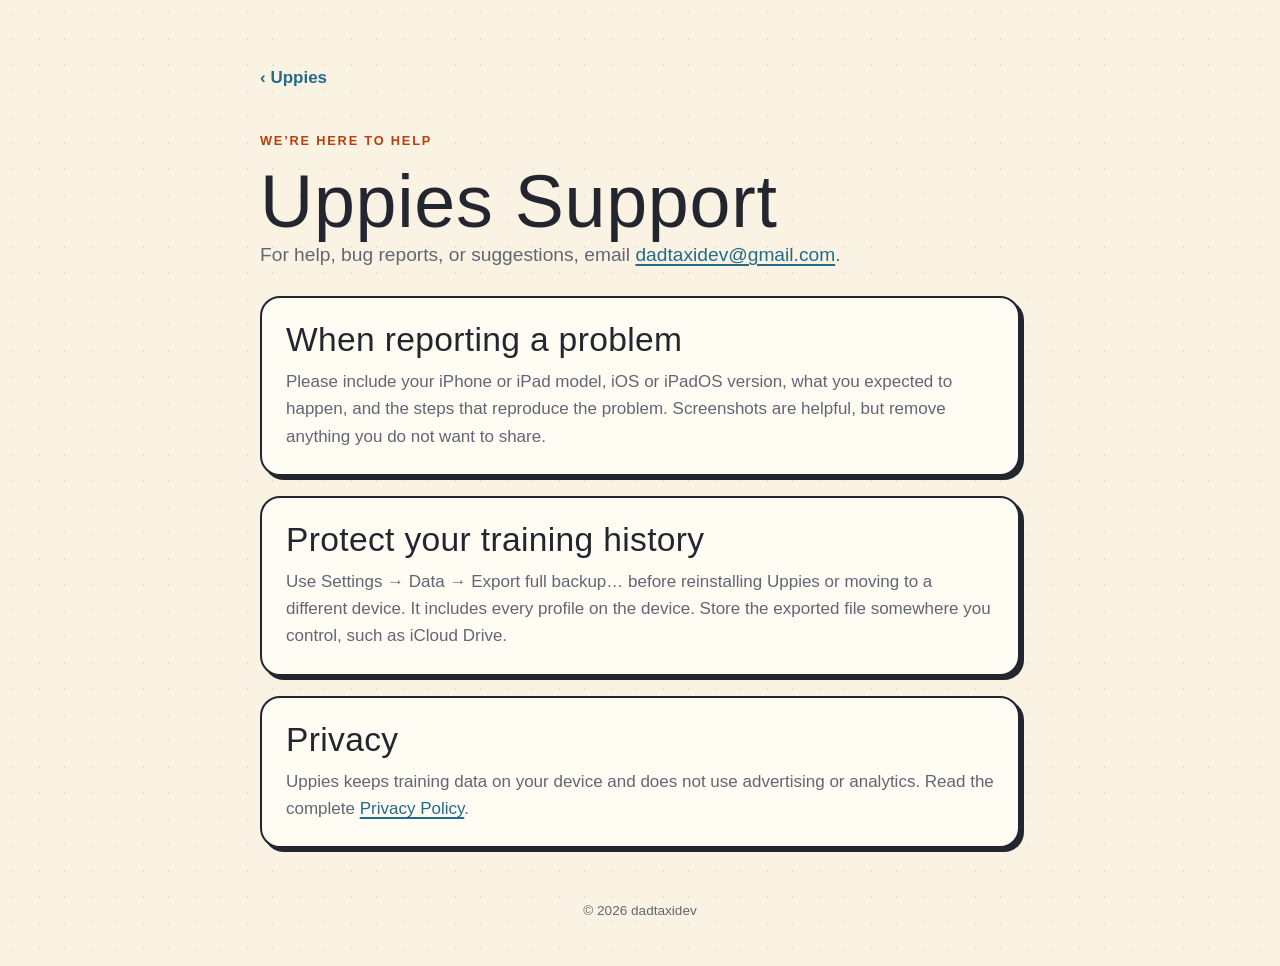
<file: uppies/support/index.html>
<!doctype html>
<html lang="en">
<head>
  <meta charset="utf-8">
  <meta name="viewport" content="width=device-width, initial-scale=1">
  <meta name="description" content="Support and contact information for Uppies.">
  <link rel="canonical" href="https://dadtaxidev.com/uppies/support/">
  <title>Support — Uppies</title>
  <link rel="stylesheet" href="../../site.css">
</head>
<body>
  <main class="page document">
    <a class="back-link" href="../">‹ Uppies</a>
    <p class="eyebrow">We’re here to help</p>
    <h1>Uppies Support</h1>
    <p class="lede">For help, bug reports, or suggestions, email <a href="mailto:dadtaxidev@gmail.com">dadtaxidev@gmail.com</a>.</p>

    <section class="card">
      <h2>When reporting a problem</h2>
      <p>Please include your iPhone or iPad model, iOS or iPadOS version, what you expected to happen, and the steps that reproduce the problem. Screenshots are helpful, but remove anything you do not want to share.</p>
    </section>

    <section class="card">
      <h2>Protect your training history</h2>
      <p>Use Settings → Data → Export full backup… before reinstalling Uppies or moving to a different device. It includes every profile on the device. Store the exported file somewhere you control, such as iCloud Drive.</p>
    </section>

    <section class="card">
      <h2>Privacy</h2>
      <p>Uppies keeps training data on your device and does not use advertising or analytics. Read the complete <a href="../privacy/">Privacy Policy</a>.</p>
    </section>
  </main>
  <footer>© 2026 dadtaxidev</footer>
</body>
</html>
</file>
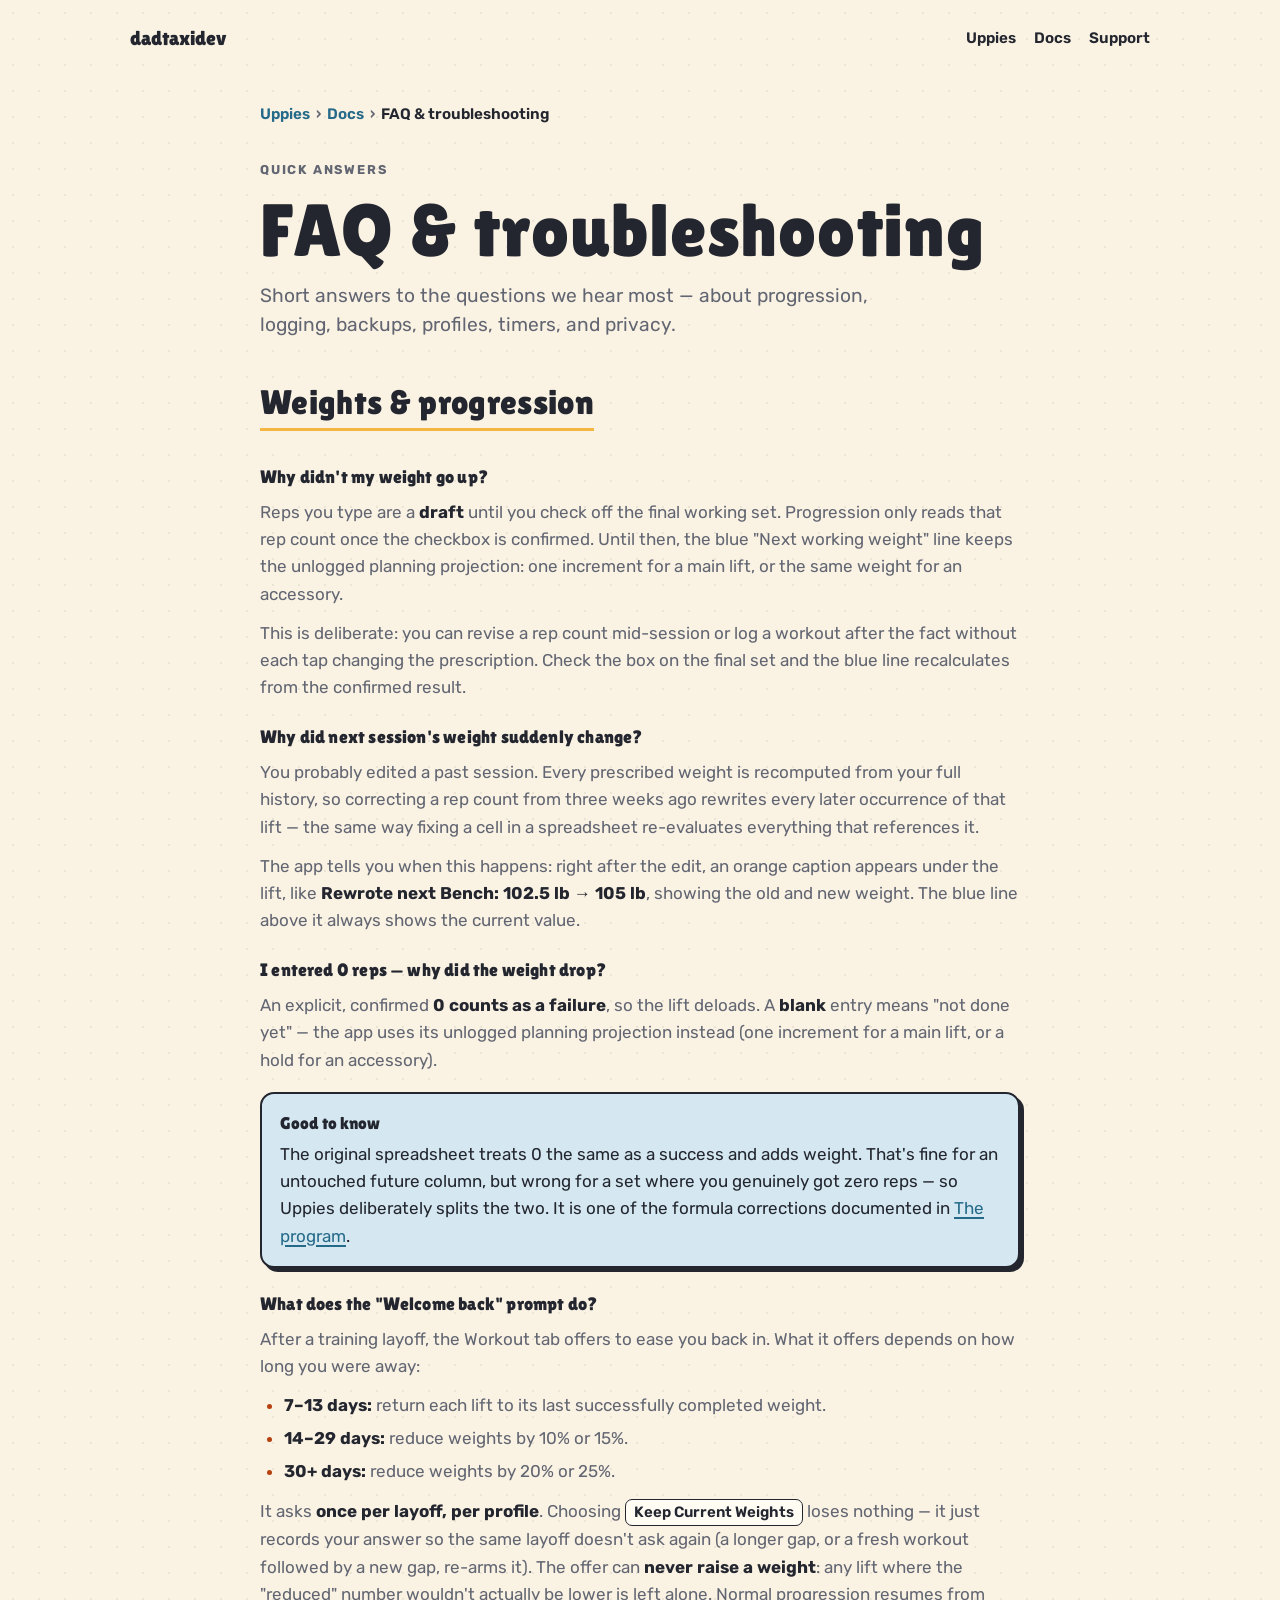
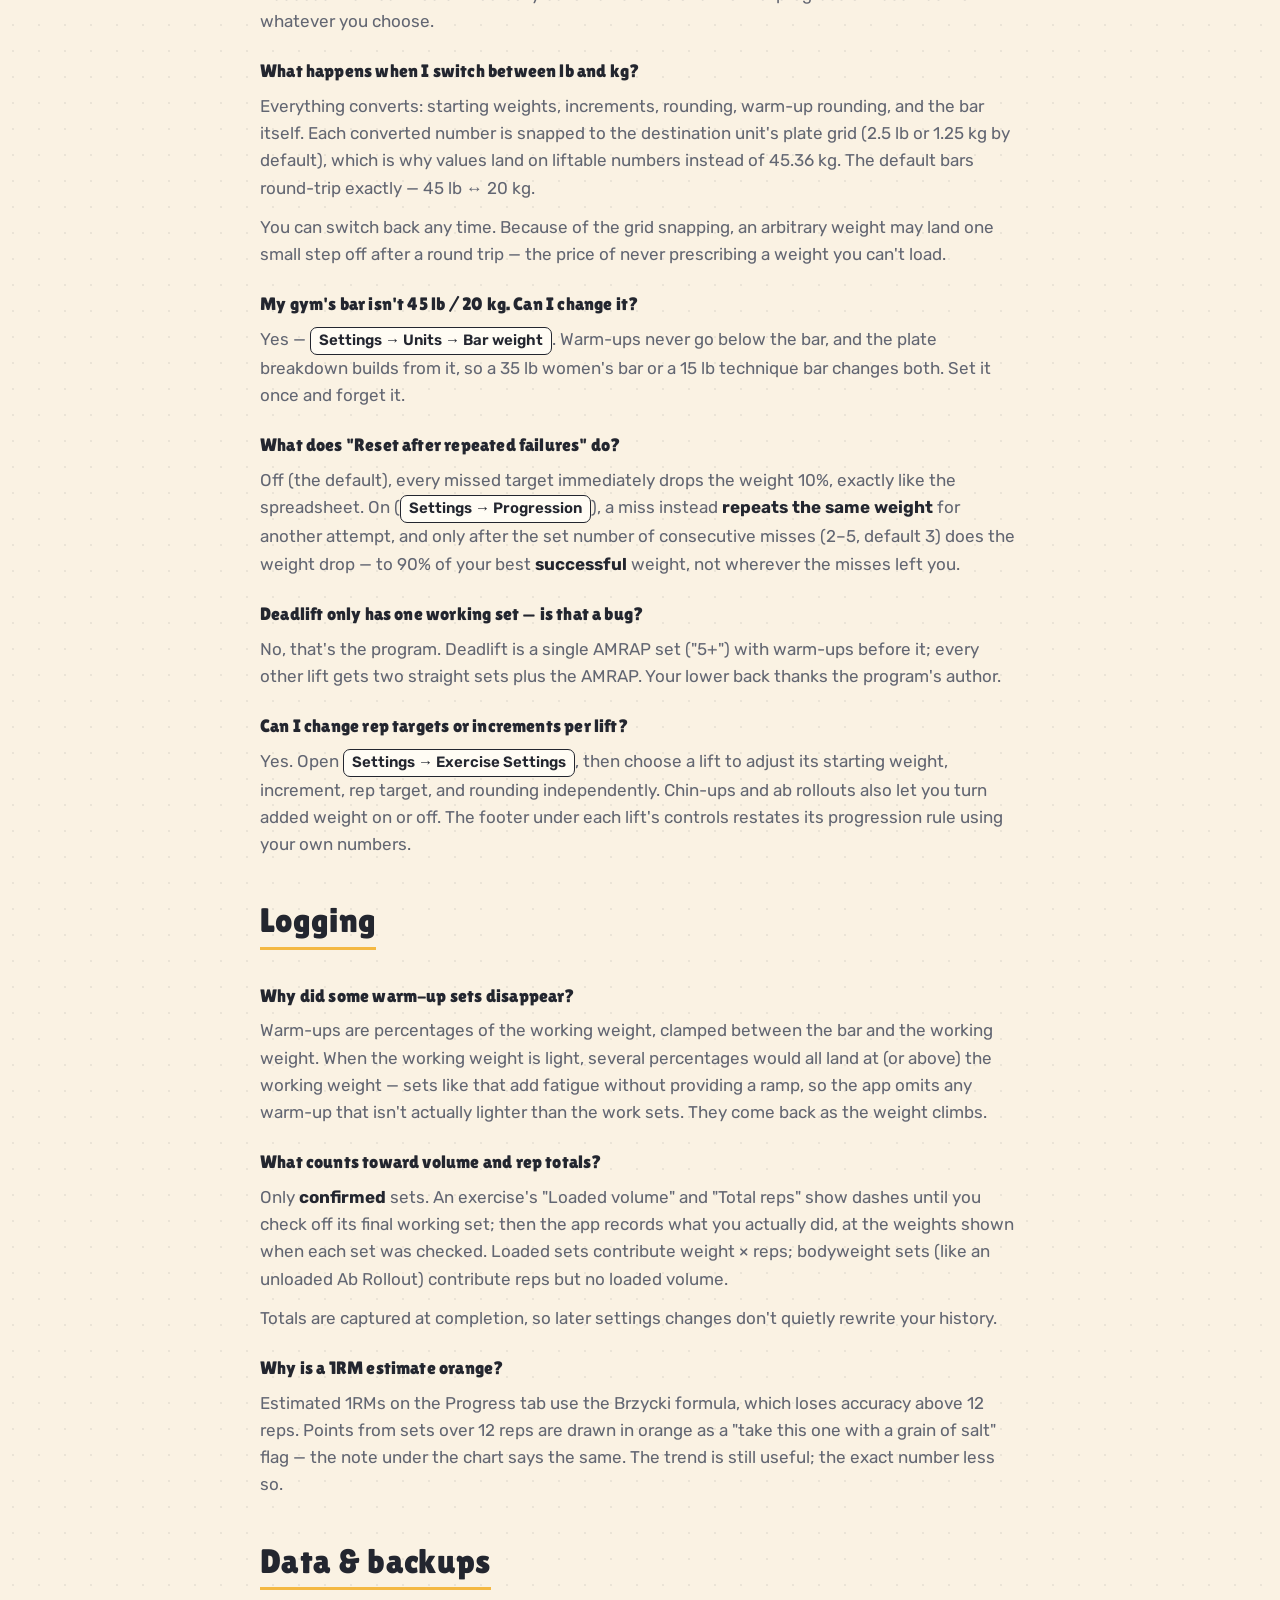
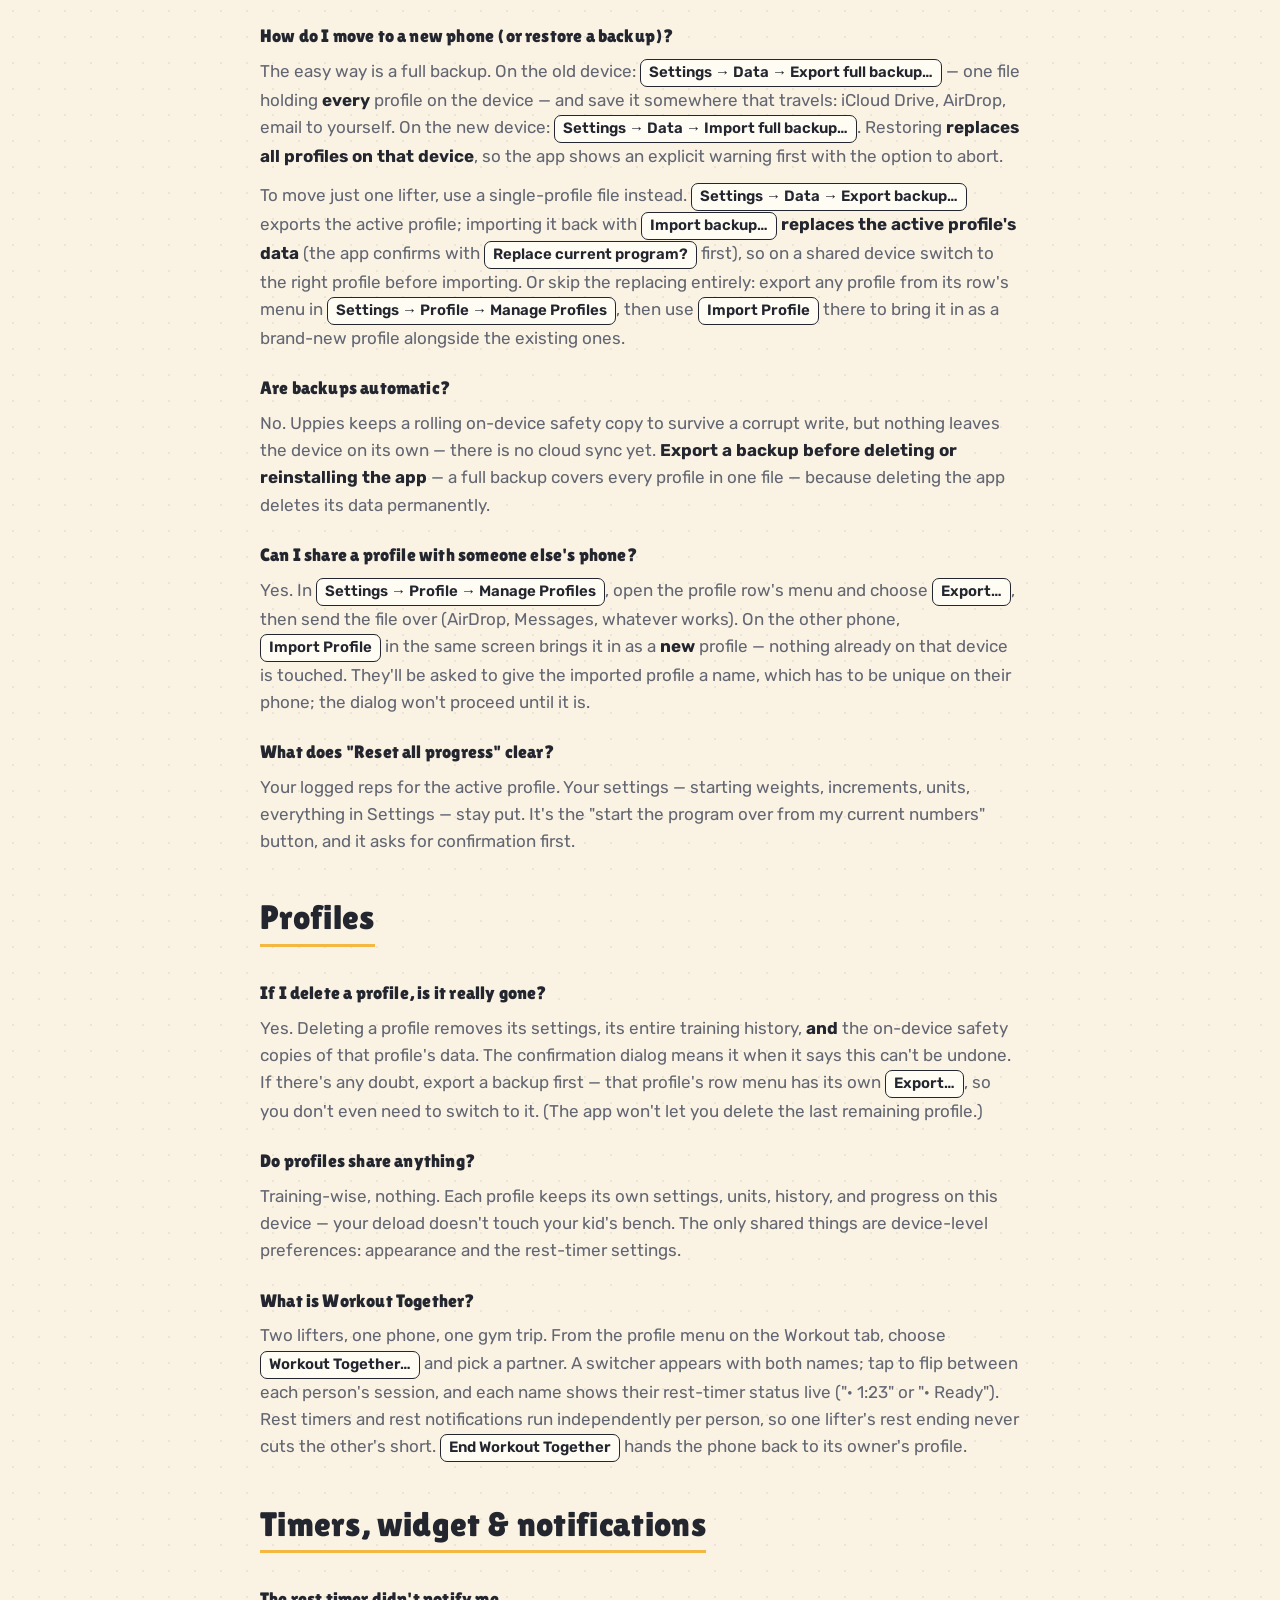
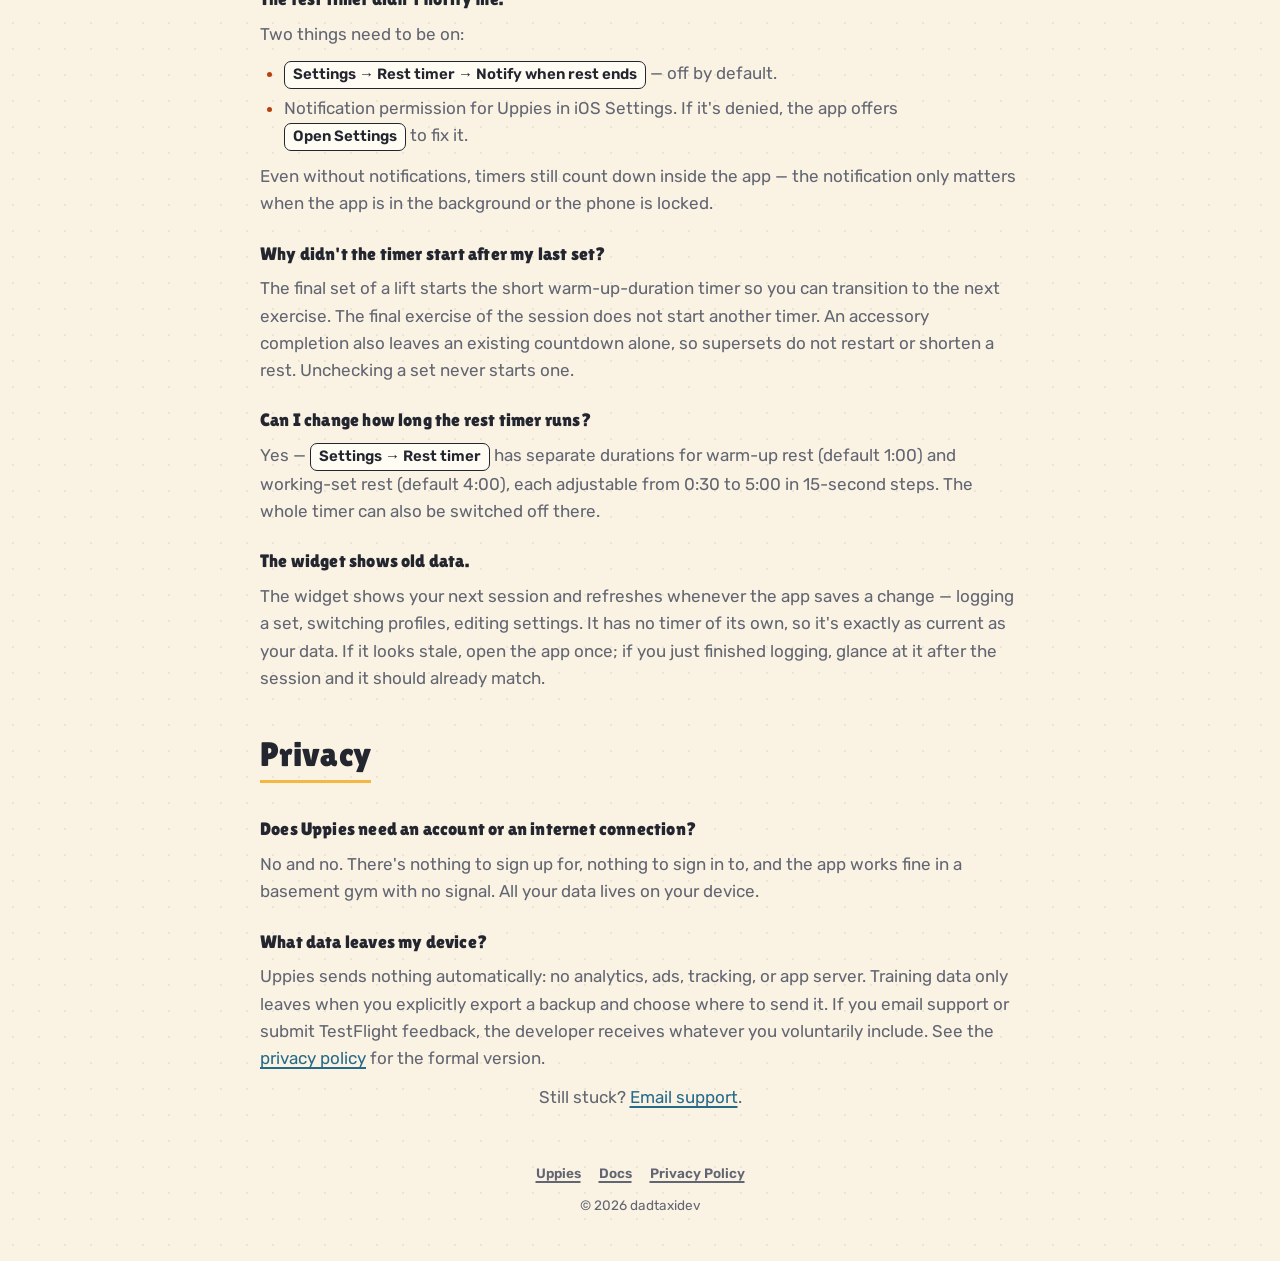
<file: uppies/docs/faq/index.html>
<!doctype html>
<html lang="en">
<head>
  <meta charset="utf-8">
  <meta name="viewport" content="width=device-width, initial-scale=1">
  <meta name="description" content="Quick answers to common Uppies questions: progression, logging, backups, profiles, timers, the widget, and privacy.">
  <link rel="canonical" href="https://dadtaxidev.com/uppies/docs/faq/">
  <title>FAQ &amp; troubleshooting — Uppies Docs</title>
  <link rel="preconnect" href="https://fonts.googleapis.com">
  <link rel="preconnect" href="https://fonts.gstatic.com" crossorigin>
  <link href="https://fonts.googleapis.com/css2?family=Lilita+One&family=Rubik:ital,wght@0,400..700;1,400..700&display=swap" rel="stylesheet">
  <link rel="icon" href="../../../icon-512.png">
  <link rel="apple-touch-icon" href="../../../apple-touch-icon.png">
  <link rel="stylesheet" href="../../../site.css">
</head>
<body>
  <header class="site">
    <a class="wordmark" href="../../../">dadtaxidev</a>
    <nav aria-label="Site">
      <a href="../../">Uppies</a>
      <a href="../">Docs</a>
      <a href="../../support/">Support</a>
    </nav>
  </header>

  <main class="doc">
    <nav class="crumbs" aria-label="Breadcrumb">
      <a href="../../">Uppies</a><span aria-hidden="true">›</span><a href="../">Docs</a><span aria-hidden="true">›</span>FAQ &amp; troubleshooting
    </nav>
    <p class="eyebrow">Quick answers</p>
    <h1>FAQ &amp; troubleshooting</h1>
    <p class="lede">Short answers to the questions we hear most — about progression, logging, backups, profiles, timers, and privacy.</p>

    <h2>Weights &amp; progression</h2>

    <h3>Why didn't my weight go up?</h3>
    <p>Reps you type are a <strong>draft</strong> until you check off the final working set. Progression only reads that rep count once the checkbox is confirmed. Until then, the blue "Next working weight" line keeps the unlogged planning projection: one increment for a main lift, or the same weight for an accessory.</p>
    <p>This is deliberate: you can revise a rep count mid-session or log a workout after the fact without each tap changing the prescription. Check the box on the final set and the blue line recalculates from the confirmed result.</p>

    <h3>Why did next session's weight suddenly change?</h3>
    <p>You probably edited a past session. Every prescribed weight is recomputed from your full history, so correcting a rep count from three weeks ago rewrites every later occurrence of that lift — the same way fixing a cell in a spreadsheet re-evaluates everything that references it.</p>
    <p>The app tells you when this happens: right after the edit, an orange caption appears under the lift, like <strong>Rewrote next Bench: 102.5 lb → 105 lb</strong>, showing the old and new weight. The blue line above it always shows the current value.</p>

    <h3>I entered 0 reps — why did the weight drop?</h3>
    <p>An explicit, confirmed <strong>0 counts as a failure</strong>, so the lift deloads. A <strong>blank</strong> entry means "not done yet" — the app uses its unlogged planning projection instead (one increment for a main lift, or a hold for an accessory).</p>
    <div class="note">
      <span class="label">Good to know</span>
      <p>The original spreadsheet treats 0 the same as a success and adds weight. That's fine for an untouched future column, but wrong for a set where you genuinely got zero reps — so Uppies deliberately splits the two. It is one of the formula corrections documented in <a href="../the-program/">The program</a>.</p>
    </div>

    <h3>What does the "Welcome back" prompt do?</h3>
    <p>After a training layoff, the Workout tab offers to ease you back in. What it offers depends on how long you were away:</p>
    <ul>
      <li><strong>7–13 days:</strong> return each lift to its last successfully completed weight.</li>
      <li><strong>14–29 days:</strong> reduce weights by 10% or 15%.</li>
      <li><strong>30+ days:</strong> reduce weights by 20% or 25%.</li>
    </ul>
    <p>It asks <strong>once per layoff, per profile</strong>. Choosing <span class="ui">Keep Current Weights</span> loses nothing — it just records your answer so the same layoff doesn't ask again (a longer gap, or a fresh workout followed by a new gap, re-arms it). The offer can <strong>never raise a weight</strong>: any lift where the "reduced" number wouldn't actually be lower is left alone. Normal progression resumes from whatever you choose.</p>

    <h3>What happens when I switch between lb and kg?</h3>
    <p>Everything converts: starting weights, increments, rounding, warm-up rounding, and the bar itself. Each converted number is snapped to the destination unit's plate grid (2.5 lb or 1.25 kg by default), which is why values land on liftable numbers instead of 45.36 kg. The default bars round-trip exactly — 45 lb ↔ 20 kg.</p>
    <p>You can switch back any time. Because of the grid snapping, an arbitrary weight may land one small step off after a round trip — the price of never prescribing a weight you can't load.</p>

    <h3>My gym's bar isn't 45 lb / 20 kg. Can I change it?</h3>
    <p>Yes — <span class="ui">Settings → Units → Bar weight</span>. Warm-ups never go below the bar, and the plate breakdown builds from it, so a 35 lb women's bar or a 15 lb technique bar changes both. Set it once and forget it.</p>

    <h3>What does "Reset after repeated failures" do?</h3>
    <p>Off (the default), every missed target immediately drops the weight 10%, exactly like the spreadsheet. On (<span class="ui">Settings → Progression</span>), a miss instead <strong>repeats the same weight</strong> for another attempt, and only after the set number of consecutive misses (2–5, default 3) does the weight drop — to 90% of your best <strong>successful</strong> weight, not wherever the misses left you.</p>

    <h3>Deadlift only has one working set — is that a bug?</h3>
    <p>No, that's the program. Deadlift is a single AMRAP set ("5+") with warm-ups before it; every other lift gets two straight sets plus the AMRAP. Your lower back thanks the program's author.</p>

    <h3>Can I change rep targets or increments per lift?</h3>
    <p>Yes. Open <span class="ui">Settings → Exercise Settings</span>, then choose a lift to adjust its starting weight, increment, rep target, and rounding independently. Chin-ups and ab rollouts also let you turn added weight on or off. The footer under each lift's controls restates its progression rule using your own numbers.</p>

    <h2>Logging</h2>

    <h3>Why did some warm-up sets disappear?</h3>
    <p>Warm-ups are percentages of the working weight, clamped between the bar and the working weight. When the working weight is light, several percentages would all land at (or above) the working weight — sets like that add fatigue without providing a ramp, so the app omits any warm-up that isn't actually lighter than the work sets. They come back as the weight climbs.</p>

    <h3>What counts toward volume and rep totals?</h3>
    <p>Only <strong>confirmed</strong> sets. An exercise's "Loaded volume" and "Total reps" show dashes until you check off its final working set; then the app records what you actually did, at the weights shown when each set was checked. Loaded sets contribute weight × reps; bodyweight sets (like an unloaded Ab Rollout) contribute reps but no loaded volume.</p>
    <p>Totals are captured at completion, so later settings changes don't quietly rewrite your history.</p>

    <h3>Why is a 1RM estimate orange?</h3>
    <p>Estimated 1RMs on the Progress tab use the Brzycki formula, which loses accuracy above 12 reps. Points from sets over 12 reps are drawn in orange as a "take this one with a grain of salt" flag — the note under the chart says the same. The trend is still useful; the exact number less so.</p>

    <h2>Data &amp; backups</h2>

    <h3>How do I move to a new phone (or restore a backup)?</h3>
    <p>The easy way is a full backup. On the old device: <span class="ui">Settings → Data → Export full backup…</span> — one file holding <strong>every</strong> profile on the device — and save it somewhere that travels: iCloud Drive, AirDrop, email to yourself. On the new device: <span class="ui">Settings → Data → Import full backup…</span>. Restoring <strong>replaces all profiles on that device</strong>, so the app shows an explicit warning first with the option to abort.</p>
    <p>To move just one lifter, use a single-profile file instead. <span class="ui">Settings → Data → Export backup…</span> exports the active profile; importing it back with <span class="ui">Import backup…</span> <strong>replaces the active profile's data</strong> (the app confirms with <span class="ui">Replace current program?</span> first), so on a shared device switch to the right profile before importing. Or skip the replacing entirely: export any profile from its row's menu in <span class="ui">Settings → Profile → Manage Profiles</span>, then use <span class="ui">Import Profile</span> there to bring it in as a brand-new profile alongside the existing ones.</p>

    <h3>Are backups automatic?</h3>
    <p>No. Uppies keeps a rolling on-device safety copy to survive a corrupt write, but nothing leaves the device on its own — there is no cloud sync yet. <strong>Export a backup before deleting or reinstalling the app</strong> — a full backup covers every profile in one file — because deleting the app deletes its data permanently.</p>

    <h3>Can I share a profile with someone else's phone?</h3>
    <p>Yes. In <span class="ui">Settings → Profile → Manage Profiles</span>, open the profile row's menu and choose <span class="ui">Export…</span>, then send the file over (AirDrop, Messages, whatever works). On the other phone, <span class="ui">Import Profile</span> in the same screen brings it in as a <strong>new</strong> profile — nothing already on that device is touched. They'll be asked to give the imported profile a name, which has to be unique on their phone; the dialog won't proceed until it is.</p>

    <h3>What does "Reset all progress" clear?</h3>
    <p>Your logged reps for the active profile. Your settings — starting weights, increments, units, everything in Settings — stay put. It's the "start the program over from my current numbers" button, and it asks for confirmation first.</p>

    <h2>Profiles</h2>

    <h3>If I delete a profile, is it really gone?</h3>
    <p>Yes. Deleting a profile removes its settings, its entire training history, <strong>and</strong> the on-device safety copies of that profile's data. The confirmation dialog means it when it says this can't be undone. If there's any doubt, export a backup first — that profile's row menu has its own <span class="ui">Export…</span>, so you don't even need to switch to it. (The app won't let you delete the last remaining profile.)</p>

    <h3>Do profiles share anything?</h3>
    <p>Training-wise, nothing. Each profile keeps its own settings, units, history, and progress on this device — your deload doesn't touch your kid's bench. The only shared things are device-level preferences: appearance and the rest-timer settings.</p>

    <h3>What is Workout Together?</h3>
    <p>Two lifters, one phone, one gym trip. From the profile menu on the Workout tab, choose <span class="ui">Workout Together…</span> and pick a partner. A switcher appears with both names; tap to flip between each person's session, and each name shows their rest-timer status live ("· 1:23" or "· Ready"). Rest timers and rest notifications run independently per person, so one lifter's rest ending never cuts the other's short. <span class="ui">End Workout Together</span> hands the phone back to its owner's profile.</p>

    <h2>Timers, widget &amp; notifications</h2>

    <h3>The rest timer didn't notify me.</h3>
    <p>Two things need to be on:</p>
    <ul>
      <li><span class="ui">Settings → Rest timer → Notify when rest ends</span> — off by default.</li>
      <li>Notification permission for Uppies in iOS Settings. If it's denied, the app offers <span class="ui">Open Settings</span> to fix it.</li>
    </ul>
    <p>Even without notifications, timers still count down inside the app — the notification only matters when the app is in the background or the phone is locked.</p>

    <h3>Why didn't the timer start after my last set?</h3>
    <p>The final set of a lift starts the short warm-up-duration timer so you can transition to the next exercise. The final exercise of the session does not start another timer. An accessory completion also leaves an existing countdown alone, so supersets do not restart or shorten a rest. Unchecking a set never starts one.</p>

    <h3>Can I change how long the rest timer runs?</h3>
    <p>Yes — <span class="ui">Settings → Rest timer</span> has separate durations for warm-up rest (default 1:00) and working-set rest (default 4:00), each adjustable from 0:30 to 5:00 in 15-second steps. The whole timer can also be switched off there.</p>

    <h3>The widget shows old data.</h3>
    <p>The widget shows your next session and refreshes whenever the app saves a change — logging a set, switching profiles, editing settings. It has no timer of its own, so it's exactly as current as your data. If it looks stale, open the app once; if you just finished logging, glance at it after the session and it should already match.</p>

    <h2>Privacy</h2>

    <h3>Does Uppies need an account or an internet connection?</h3>
    <p>No and no. There's nothing to sign up for, nothing to sign in to, and the app works fine in a basement gym with no signal. All your data lives on your device.</p>

    <h3>What data leaves my device?</h3>
    <p>Uppies sends nothing automatically: no analytics, ads, tracking, or app server. Training data only leaves when you explicitly export a backup and choose where to send it. If you email support or submit TestFlight feedback, the developer receives whatever you voluntarily include. See the <a href="../../privacy/">privacy policy</a> for the formal version.</p>

    <p style="text-align:center; color:var(--ink-soft);">
      Still stuck? <a href="../../support/">Email support</a>.</p>
  </main>

  <footer>
    <nav aria-label="Footer">
      <a href="../../">Uppies</a>
      <a href="../">Docs</a>
      <a href="../../privacy/">Privacy Policy</a>
    </nav>
    © 2026 dadtaxidev
  </footer>
</body>
</html>
</file>
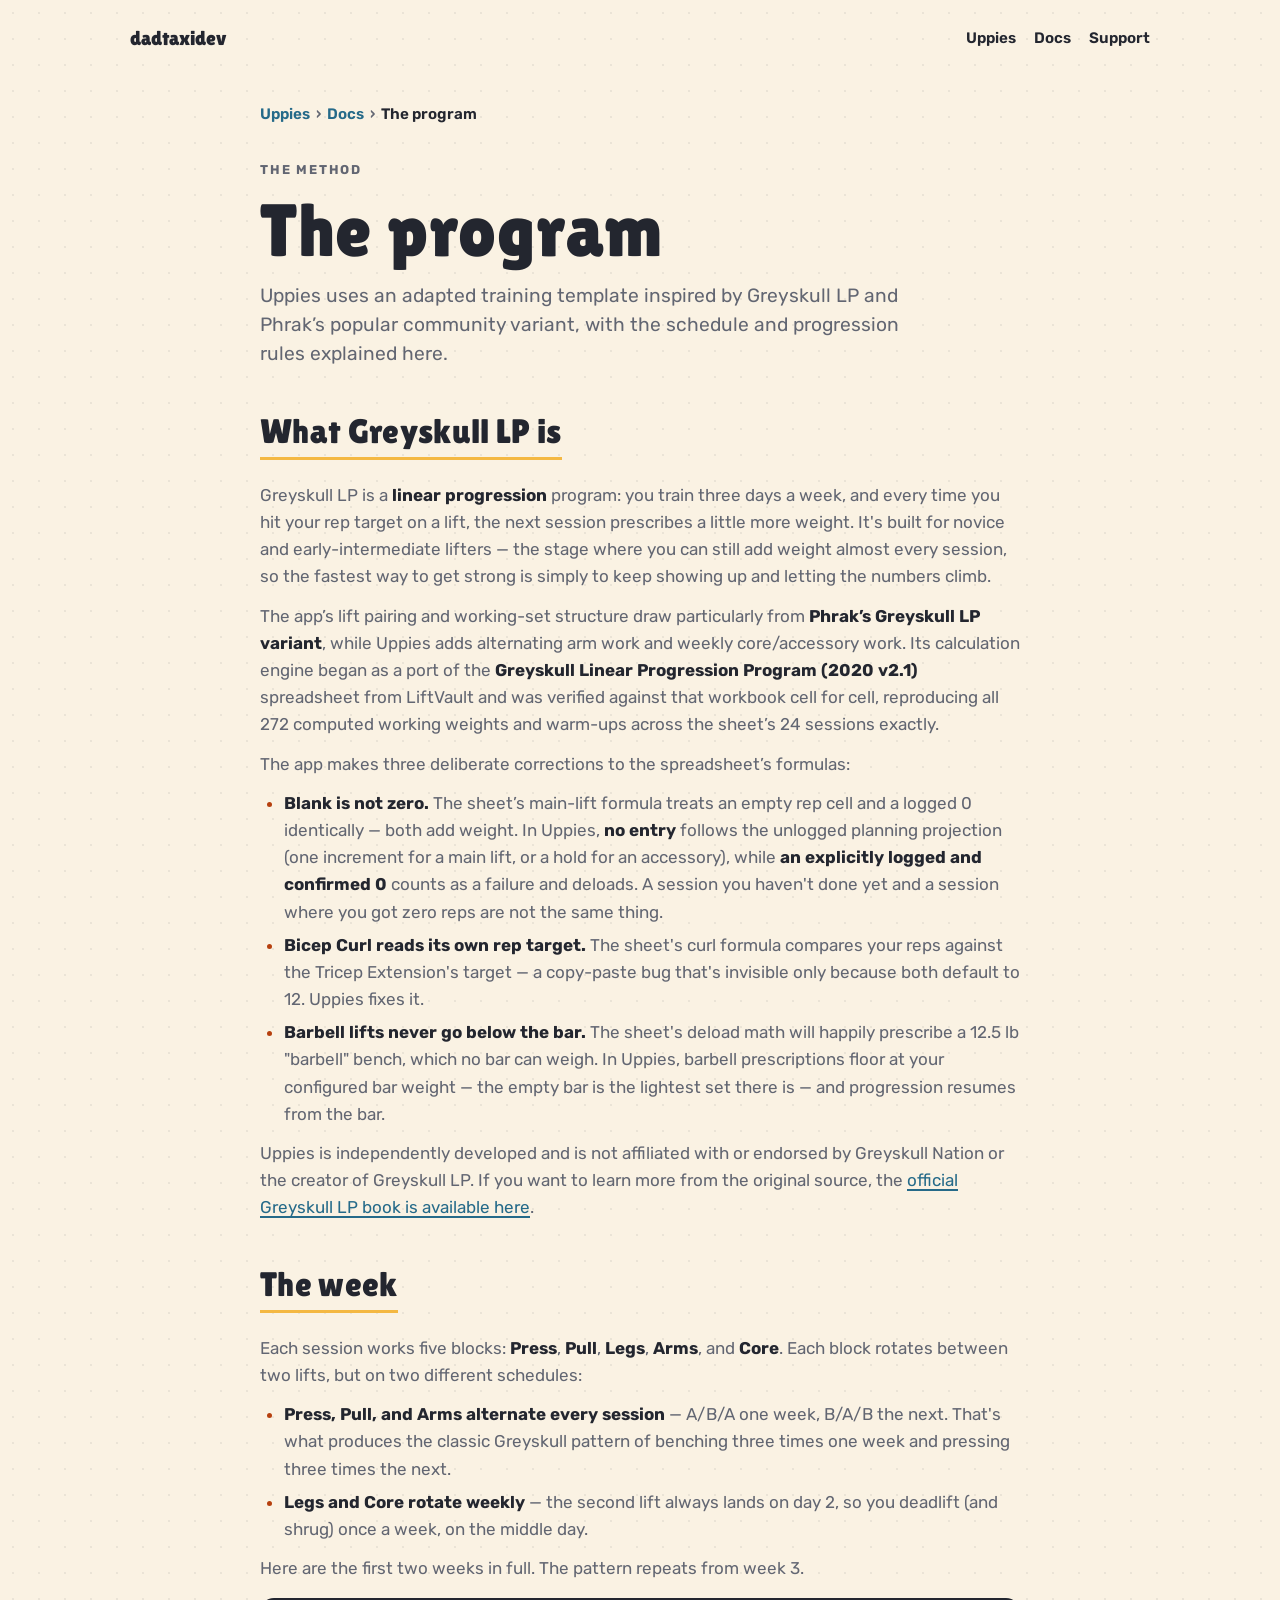
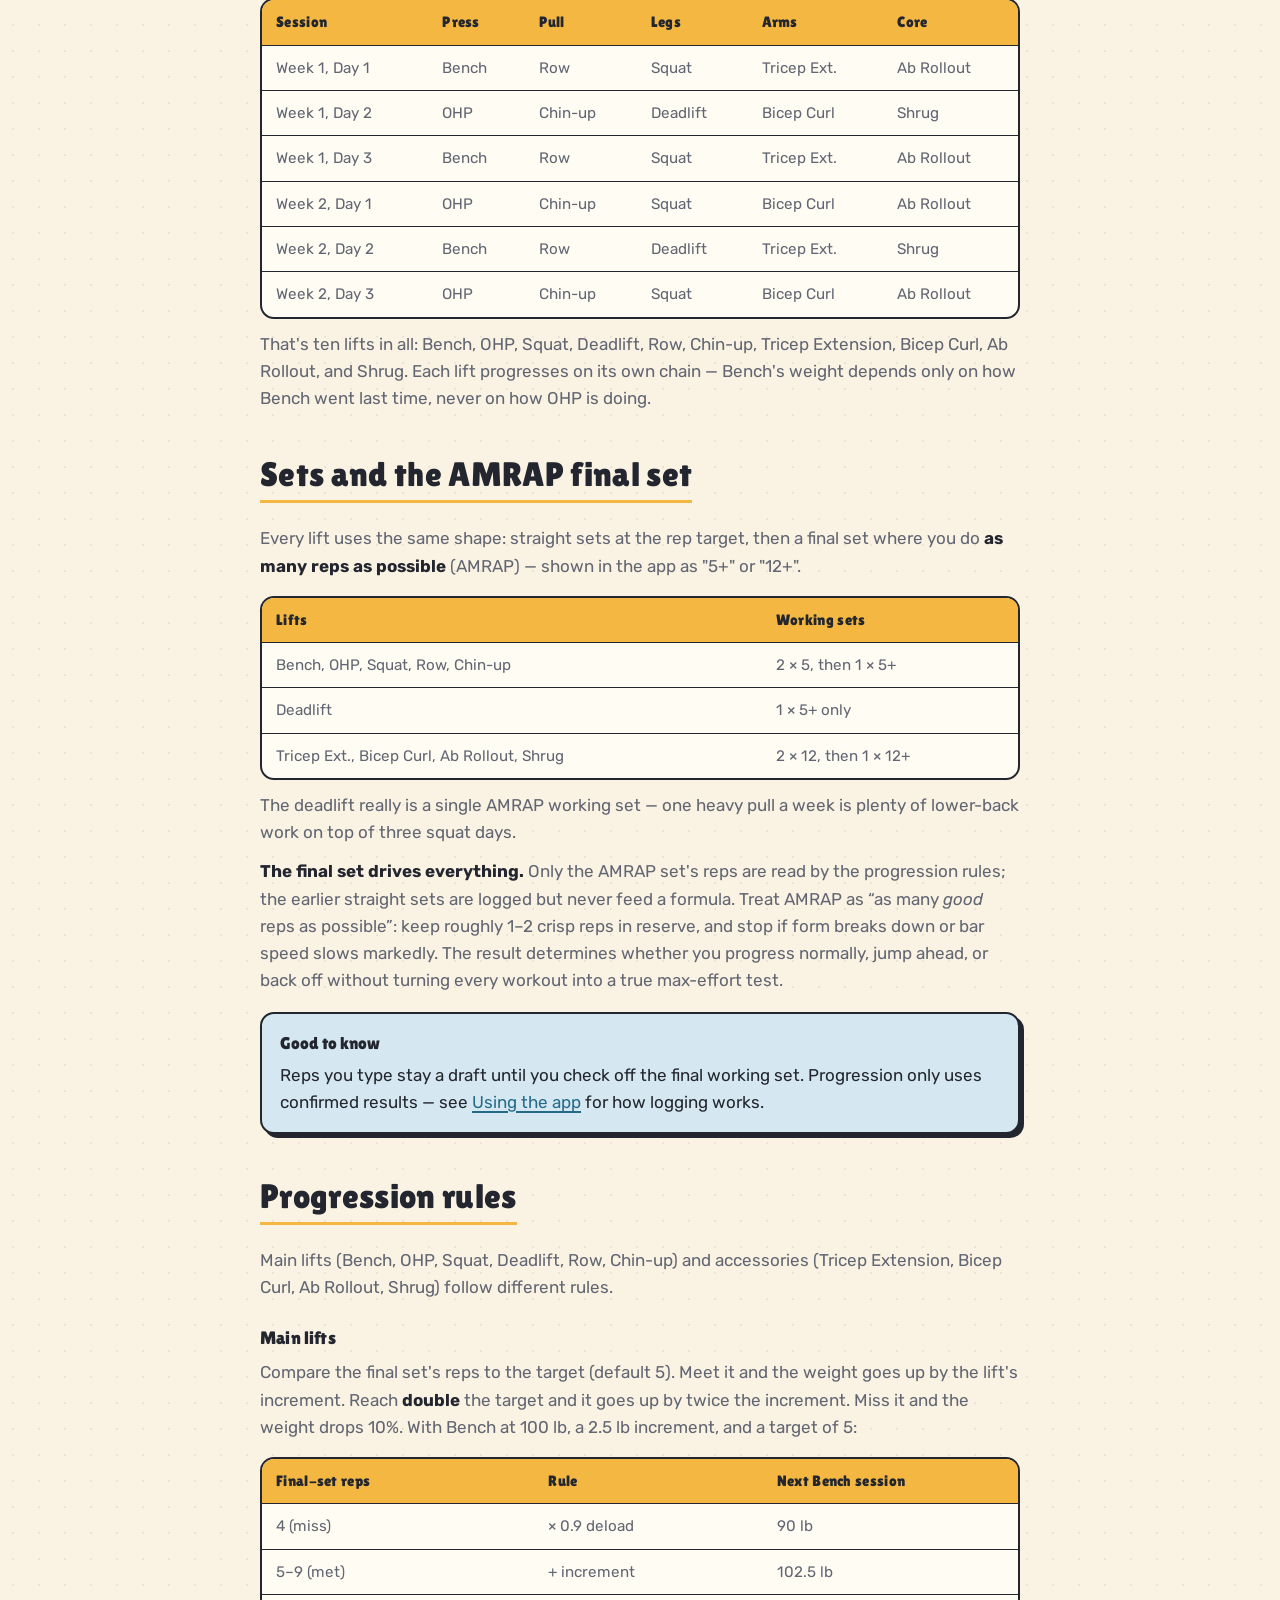
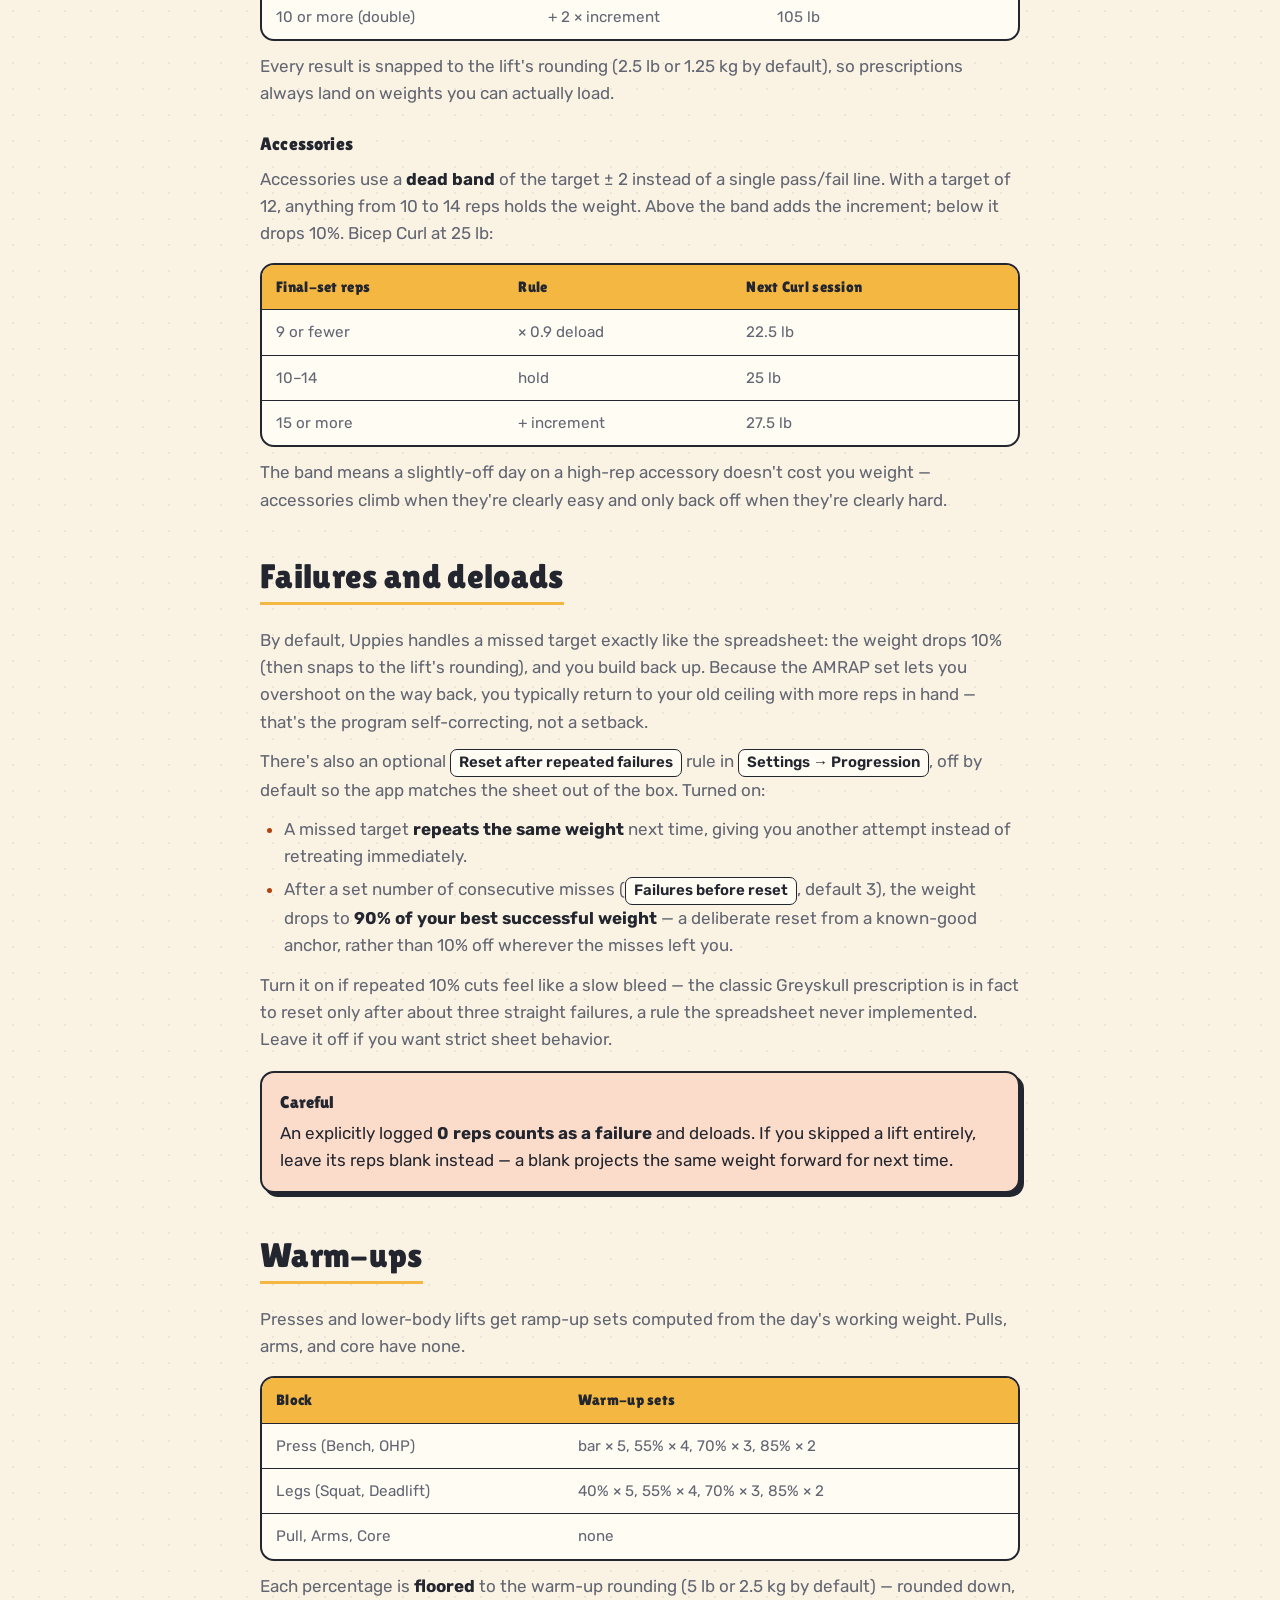
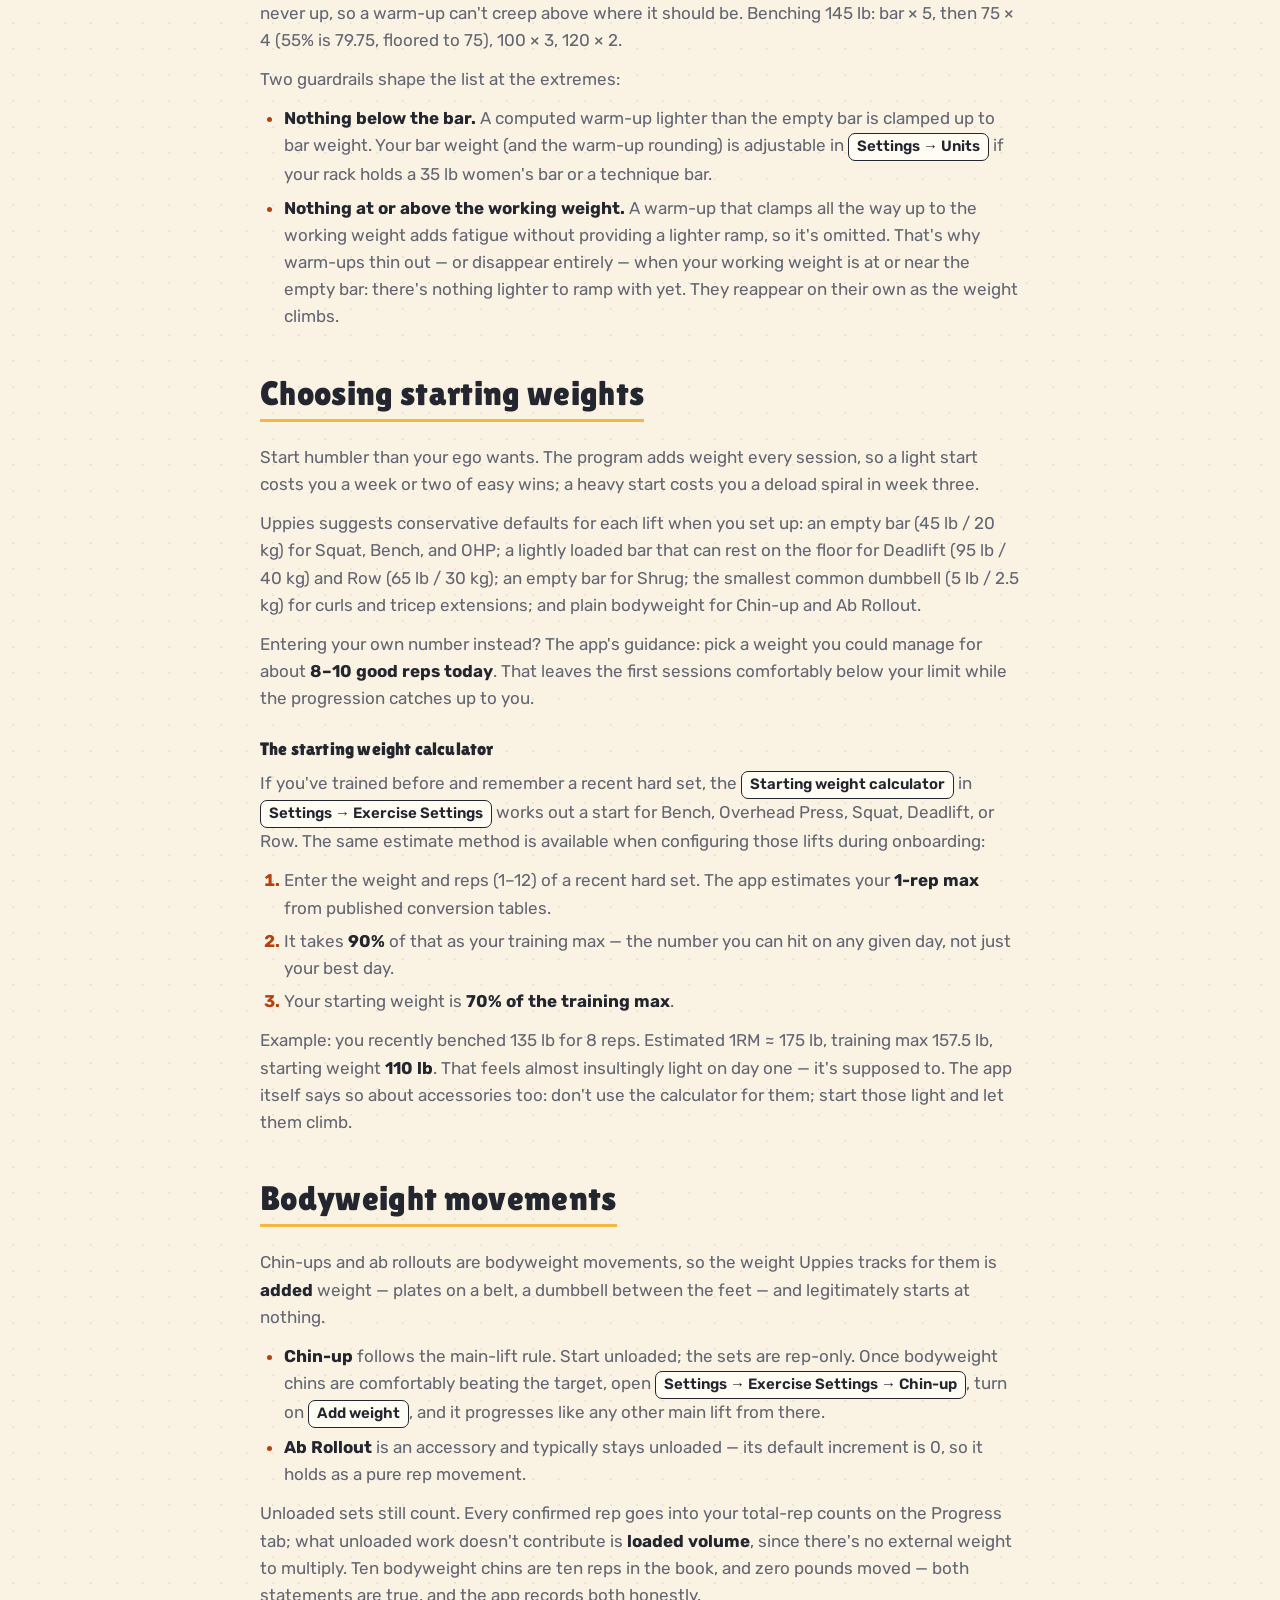
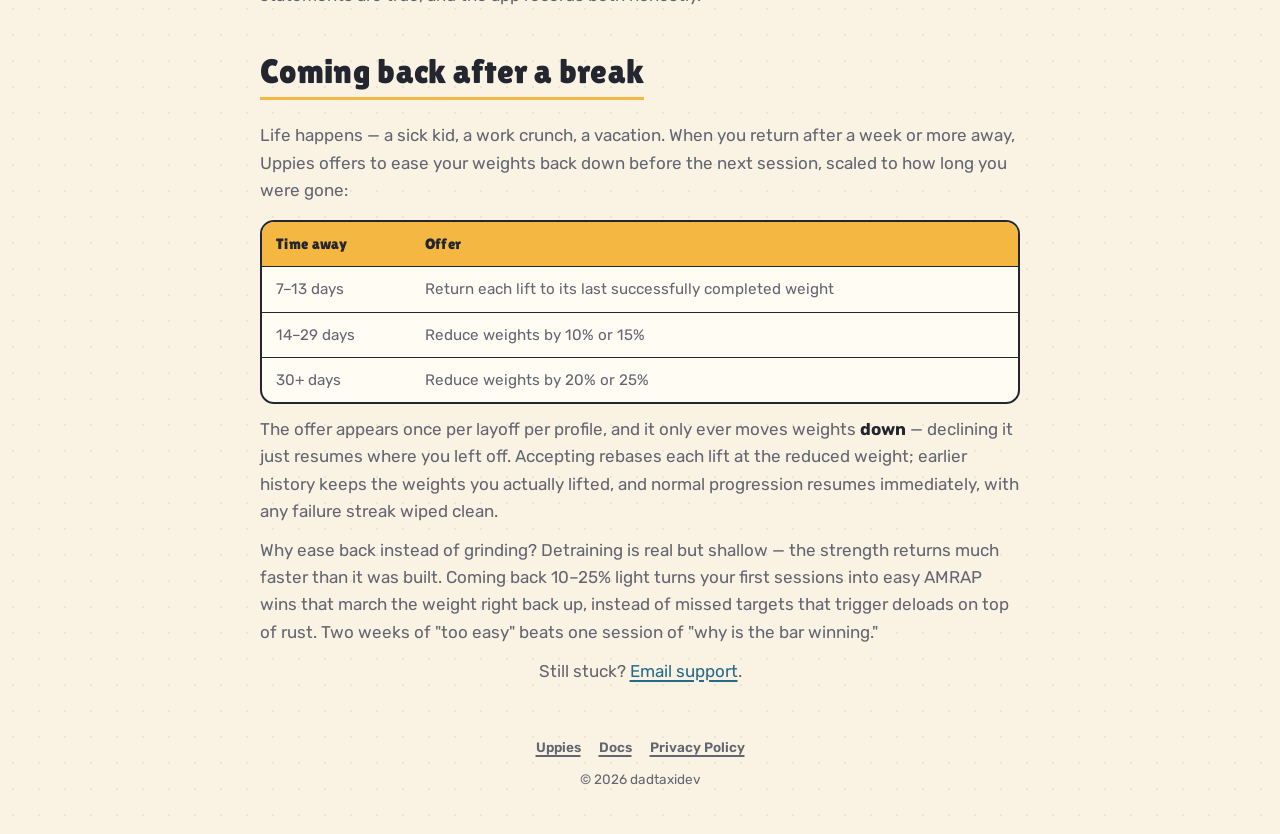
<file: uppies/docs/the-program/index.html>
<!doctype html>
<html lang="en">
<head>
  <meta charset="utf-8">
  <meta name="viewport" content="width=device-width, initial-scale=1">
  <meta name="description" content="How Greyskull LP works in Uppies: the 3-day week, the AMRAP final set, progression and deload rules, warm-ups, starting weights, and coming back after a break.">
  <link rel="canonical" href="https://dadtaxidev.com/uppies/docs/the-program/">
  <title>The program — Uppies Docs</title>
  <link rel="preconnect" href="https://fonts.googleapis.com">
  <link rel="preconnect" href="https://fonts.gstatic.com" crossorigin>
  <link href="https://fonts.googleapis.com/css2?family=Lilita+One&family=Rubik:ital,wght@0,400..700;1,400..700&display=swap" rel="stylesheet">
  <link rel="icon" href="../../../icon-512.png">
  <link rel="apple-touch-icon" href="../../../apple-touch-icon.png">
  <link rel="stylesheet" href="../../../site.css">
</head>
<body>
  <header class="site">
    <a class="wordmark" href="../../../">dadtaxidev</a>
    <nav aria-label="Site">
      <a href="../../">Uppies</a>
      <a href="../">Docs</a>
      <a href="../../support/">Support</a>
    </nav>
  </header>

  <main class="doc">
    <nav class="crumbs" aria-label="Breadcrumb">
      <a href="../../">Uppies</a><span aria-hidden="true">›</span><a href="../">Docs</a><span aria-hidden="true">›</span>The program
    </nav>
    <p class="eyebrow">The method</p>
    <h1>The program</h1>
    <p class="lede">Uppies uses an adapted training template inspired by Greyskull LP and Phrak’s popular community variant, with the schedule and progression rules explained here.</p>

    <h2>What Greyskull LP is</h2>
    <p>Greyskull LP is a <strong>linear progression</strong> program: you train three days a week, and every time you hit your rep target on a lift, the next session prescribes a little more weight. It's built for novice and early-intermediate lifters — the stage where you can still add weight almost every session, so the fastest way to get strong is simply to keep showing up and letting the numbers climb.</p>
    <p>The app’s lift pairing and working-set structure draw particularly from <strong>Phrak’s Greyskull LP variant</strong>, while Uppies adds alternating arm work and weekly core/accessory work. Its calculation engine began as a port of the <strong>Greyskull Linear Progression Program (2020 v2.1)</strong> spreadsheet from LiftVault and was verified against that workbook cell for cell, reproducing all 272 computed working weights and warm-ups across the sheet’s 24 sessions exactly.</p>
    <p>The app makes three deliberate corrections to the spreadsheet’s formulas:</p>
    <ul>
      <li><strong>Blank is not zero.</strong> The sheet’s main-lift formula treats an empty rep cell and a logged 0 identically — both add weight. In Uppies, <strong>no entry</strong> follows the unlogged planning projection (one increment for a main lift, or a hold for an accessory), while <strong>an explicitly logged and confirmed 0</strong> counts as a failure and deloads. A session you haven't done yet and a session where you got zero reps are not the same thing.</li>
      <li><strong>Bicep Curl reads its own rep target.</strong> The sheet's curl formula compares your reps against the Tricep Extension's target — a copy-paste bug that's invisible only because both default to 12. Uppies fixes it.</li>
      <li><strong>Barbell lifts never go below the bar.</strong> The sheet's deload math will happily prescribe a 12.5 lb "barbell" bench, which no bar can weigh. In Uppies, barbell prescriptions floor at your configured bar weight — the empty bar is the lightest set there is — and progression resumes from the bar.</li>
    </ul>
    <p>Uppies is independently developed and is not affiliated with or endorsed by Greyskull Nation or the creator of Greyskull LP. If you want to learn more from the original source, the <a href="https://store.greyskullnation.com/products/greyskull-lp-third-edition">official Greyskull LP book is available here</a>.</p>

    <h2>The week</h2>
    <p>Each session works five blocks: <strong>Press</strong>, <strong>Pull</strong>, <strong>Legs</strong>, <strong>Arms</strong>, and <strong>Core</strong>. Each block rotates between two lifts, but on two different schedules:</p>
    <ul>
      <li><strong>Press, Pull, and Arms alternate every session</strong> — A/B/A one week, B/A/B the next. That's what produces the classic Greyskull pattern of benching three times one week and pressing three times the next.</li>
      <li><strong>Legs and Core rotate weekly</strong> — the second lift always lands on day 2, so you deadlift (and shrug) once a week, on the middle day.</li>
    </ul>
    <p>Here are the first two weeks in full. The pattern repeats from week 3.</p>
    <table>
      <tr><th>Session</th><th>Press</th><th>Pull</th><th>Legs</th><th>Arms</th><th>Core</th></tr>
      <tr><td>Week 1, Day 1</td><td>Bench</td><td>Row</td><td>Squat</td><td>Tricep Ext.</td><td>Ab Rollout</td></tr>
      <tr><td>Week 1, Day 2</td><td>OHP</td><td>Chin-up</td><td>Deadlift</td><td>Bicep Curl</td><td>Shrug</td></tr>
      <tr><td>Week 1, Day 3</td><td>Bench</td><td>Row</td><td>Squat</td><td>Tricep Ext.</td><td>Ab Rollout</td></tr>
      <tr><td>Week 2, Day 1</td><td>OHP</td><td>Chin-up</td><td>Squat</td><td>Bicep Curl</td><td>Ab Rollout</td></tr>
      <tr><td>Week 2, Day 2</td><td>Bench</td><td>Row</td><td>Deadlift</td><td>Tricep Ext.</td><td>Shrug</td></tr>
      <tr><td>Week 2, Day 3</td><td>OHP</td><td>Chin-up</td><td>Squat</td><td>Bicep Curl</td><td>Ab Rollout</td></tr>
    </table>
    <p>That's ten lifts in all: Bench, OHP, Squat, Deadlift, Row, Chin-up, Tricep Extension, Bicep Curl, Ab Rollout, and Shrug. Each lift progresses on its own chain — Bench's weight depends only on how Bench went last time, never on how OHP is doing.</p>

    <h2>Sets and the AMRAP final set</h2>
    <p>Every lift uses the same shape: straight sets at the rep target, then a final set where you do <strong>as many reps as possible</strong> (AMRAP) — shown in the app as "5+" or "12+".</p>
    <table>
      <tr><th>Lifts</th><th>Working sets</th></tr>
      <tr><td>Bench, OHP, Squat, Row, Chin-up</td><td>2 × 5, then 1 × 5+</td></tr>
      <tr><td>Deadlift</td><td>1 × 5+ only</td></tr>
      <tr><td>Tricep Ext., Bicep Curl, Ab Rollout, Shrug</td><td>2 × 12, then 1 × 12+</td></tr>
    </table>
    <p>The deadlift really is a single AMRAP working set — one heavy pull a week is plenty of lower-back work on top of three squat days.</p>
    <p><strong>The final set drives everything.</strong> Only the AMRAP set's reps are read by the progression rules; the earlier straight sets are logged but never feed a formula. Treat AMRAP as “as many <em>good</em> reps as possible”: keep roughly 1–2 crisp reps in reserve, and stop if form breaks down or bar speed slows markedly. The result determines whether you progress normally, jump ahead, or back off without turning every workout into a true max-effort test.</p>
    <div class="note"><span class="label">Good to know</span><p>Reps you type stay a draft until you check off the final working set. Progression only uses confirmed results — see <a href="../using-the-app/">Using the app</a> for how logging works.</p></div>

    <h2>Progression rules</h2>
    <p>Main lifts (Bench, OHP, Squat, Deadlift, Row, Chin-up) and accessories (Tricep Extension, Bicep Curl, Ab Rollout, Shrug) follow different rules.</p>
    <h3>Main lifts</h3>
    <p>Compare the final set's reps to the target (default 5). Meet it and the weight goes up by the lift's increment. Reach <strong>double</strong> the target and it goes up by twice the increment. Miss it and the weight drops 10%. With Bench at 100 lb, a 2.5 lb increment, and a target of 5:</p>
    <table>
      <tr><th>Final-set reps</th><th>Rule</th><th>Next Bench session</th></tr>
      <tr><td>4 (miss)</td><td>× 0.9 deload</td><td>90 lb</td></tr>
      <tr><td>5–9 (met)</td><td>+ increment</td><td>102.5 lb</td></tr>
      <tr><td>10 or more (double)</td><td>+ 2 × increment</td><td>105 lb</td></tr>
    </table>
    <p>Every result is snapped to the lift's rounding (2.5 lb or 1.25 kg by default), so prescriptions always land on weights you can actually load.</p>
    <h3>Accessories</h3>
    <p>Accessories use a <strong>dead band</strong> of the target ± 2 instead of a single pass/fail line. With a target of 12, anything from 10 to 14 reps holds the weight. Above the band adds the increment; below it drops 10%. Bicep Curl at 25 lb:</p>
    <table>
      <tr><th>Final-set reps</th><th>Rule</th><th>Next Curl session</th></tr>
      <tr><td>9 or fewer</td><td>× 0.9 deload</td><td>22.5 lb</td></tr>
      <tr><td>10–14</td><td>hold</td><td>25 lb</td></tr>
      <tr><td>15 or more</td><td>+ increment</td><td>27.5 lb</td></tr>
    </table>
    <p>The band means a slightly-off day on a high-rep accessory doesn't cost you weight — accessories climb when they're clearly easy and only back off when they're clearly hard.</p>

    <h2>Failures and deloads</h2>
    <p>By default, Uppies handles a missed target exactly like the spreadsheet: the weight drops 10% (then snaps to the lift's rounding), and you build back up. Because the AMRAP set lets you overshoot on the way back, you typically return to your old ceiling with more reps in hand — that's the program self-correcting, not a setback.</p>
    <p>There's also an optional <span class="ui">Reset after repeated failures</span> rule in <span class="ui">Settings → Progression</span>, off by default so the app matches the sheet out of the box. Turned on:</p>
    <ul>
      <li>A missed target <strong>repeats the same weight</strong> next time, giving you another attempt instead of retreating immediately.</li>
      <li>After a set number of consecutive misses (<span class="ui">Failures before reset</span>, default 3), the weight drops to <strong>90% of your best successful weight</strong> — a deliberate reset from a known-good anchor, rather than 10% off wherever the misses left you.</li>
    </ul>
    <p>Turn it on if repeated 10% cuts feel like a slow bleed — the classic Greyskull prescription is in fact to reset only after about three straight failures, a rule the spreadsheet never implemented. Leave it off if you want strict sheet behavior.</p>
    <div class="note warn"><span class="label">Careful</span><p>An explicitly logged <strong>0 reps counts as a failure</strong> and deloads. If you skipped a lift entirely, leave its reps blank instead — a blank projects the same weight forward for next time.</p></div>

    <h2>Warm-ups</h2>
    <p>Presses and lower-body lifts get ramp-up sets computed from the day's working weight. Pulls, arms, and core have none.</p>
    <table>
      <tr><th>Block</th><th>Warm-up sets</th></tr>
      <tr><td>Press (Bench, OHP)</td><td>bar × 5, 55% × 4, 70% × 3, 85% × 2</td></tr>
      <tr><td>Legs (Squat, Deadlift)</td><td>40% × 5, 55% × 4, 70% × 3, 85% × 2</td></tr>
      <tr><td>Pull, Arms, Core</td><td>none</td></tr>
    </table>
    <p>Each percentage is <strong>floored</strong> to the warm-up rounding (5 lb or 2.5 kg by default) — rounded down, never up, so a warm-up can't creep above where it should be. Benching 145 lb: bar × 5, then 75 × 4 (55% is 79.75, floored to 75), 100 × 3, 120 × 2.</p>
    <p>Two guardrails shape the list at the extremes:</p>
    <ul>
      <li><strong>Nothing below the bar.</strong> A computed warm-up lighter than the empty bar is clamped up to bar weight. Your bar weight (and the warm-up rounding) is adjustable in <span class="ui">Settings → Units</span> if your rack holds a 35 lb women's bar or a technique bar.</li>
      <li><strong>Nothing at or above the working weight.</strong> A warm-up that clamps all the way up to the working weight adds fatigue without providing a lighter ramp, so it's omitted. That's why warm-ups thin out — or disappear entirely — when your working weight is at or near the empty bar: there's nothing lighter to ramp with yet. They reappear on their own as the weight climbs.</li>
    </ul>

    <h2>Choosing starting weights</h2>
    <p>Start humbler than your ego wants. The program adds weight every session, so a light start costs you a week or two of easy wins; a heavy start costs you a deload spiral in week three.</p>
    <p>Uppies suggests conservative defaults for each lift when you set up: an empty bar (45 lb / 20 kg) for Squat, Bench, and OHP; a lightly loaded bar that can rest on the floor for Deadlift (95 lb / 40 kg) and Row (65 lb / 30 kg); an empty bar for Shrug; the smallest common dumbbell (5 lb / 2.5 kg) for curls and tricep extensions; and plain bodyweight for Chin-up and Ab Rollout.</p>
    <p>Entering your own number instead? The app's guidance: pick a weight you could manage for about <strong>8–10 good reps today</strong>. That leaves the first sessions comfortably below your limit while the progression catches up to you.</p>
    <h3>The starting weight calculator</h3>
    <p>If you've trained before and remember a recent hard set, the <span class="ui">Starting weight calculator</span> in <span class="ui">Settings → Exercise Settings</span> works out a start for Bench, Overhead Press, Squat, Deadlift, or Row. The same estimate method is available when configuring those lifts during onboarding:</p>
    <ol>
      <li>Enter the weight and reps (1–12) of a recent hard set. The app estimates your <strong>1-rep max</strong> from published conversion tables.</li>
      <li>It takes <strong>90%</strong> of that as your training max — the number you can hit on any given day, not just your best day.</li>
      <li>Your starting weight is <strong>70% of the training max</strong>.</li>
    </ol>
    <p>Example: you recently benched 135 lb for 8 reps. Estimated 1RM ≈ 175 lb, training max 157.5 lb, starting weight <strong>110 lb</strong>. That feels almost insultingly light on day one — it's supposed to. The app itself says so about accessories too: don't use the calculator for them; start those light and let them climb.</p>

    <h2>Bodyweight movements</h2>
    <p>Chin-ups and ab rollouts are bodyweight movements, so the weight Uppies tracks for them is <strong>added</strong> weight — plates on a belt, a dumbbell between the feet — and legitimately starts at nothing.</p>
    <ul>
      <li><strong>Chin-up</strong> follows the main-lift rule. Start unloaded; the sets are rep-only. Once bodyweight chins are comfortably beating the target, open <span class="ui">Settings → Exercise Settings → Chin-up</span>, turn on <span class="ui">Add weight</span>, and it progresses like any other main lift from there.</li>
      <li><strong>Ab Rollout</strong> is an accessory and typically stays unloaded — its default increment is 0, so it holds as a pure rep movement.</li>
    </ul>
    <p>Unloaded sets still count. Every confirmed rep goes into your total-rep counts on the Progress tab; what unloaded work doesn't contribute is <strong>loaded volume</strong>, since there's no external weight to multiply. Ten bodyweight chins are ten reps in the book, and zero pounds moved — both statements are true, and the app records both honestly.</p>

    <h2>Coming back after a break</h2>
    <p>Life happens — a sick kid, a work crunch, a vacation. When you return after a week or more away, Uppies offers to ease your weights back down before the next session, scaled to how long you were gone:</p>
    <table>
      <tr><th>Time away</th><th>Offer</th></tr>
      <tr><td>7–13 days</td><td>Return each lift to its last successfully completed weight</td></tr>
      <tr><td>14–29 days</td><td>Reduce weights by 10% or 15%</td></tr>
      <tr><td>30+ days</td><td>Reduce weights by 20% or 25%</td></tr>
    </table>
    <p>The offer appears once per layoff per profile, and it only ever moves weights <strong>down</strong> — declining it just resumes where you left off. Accepting rebases each lift at the reduced weight; earlier history keeps the weights you actually lifted, and normal progression resumes immediately, with any failure streak wiped clean.</p>
    <p>Why ease back instead of grinding? Detraining is real but shallow — the strength returns much faster than it was built. Coming back 10–25% light turns your first sessions into easy AMRAP wins that march the weight right back up, instead of missed targets that trigger deloads on top of rust. Two weeks of "too easy" beats one session of "why is the bar winning."</p>

    <p style="text-align:center; color:var(--ink-soft);">
      Still stuck? <a href="../../support/">Email support</a>.</p>
  </main>

  <footer>
    <nav aria-label="Footer">
      <a href="../../">Uppies</a>
      <a href="../">Docs</a>
      <a href="../../privacy/">Privacy Policy</a>
    </nav>
    © 2026 dadtaxidev
  </footer>
</body>
</html>
</file>
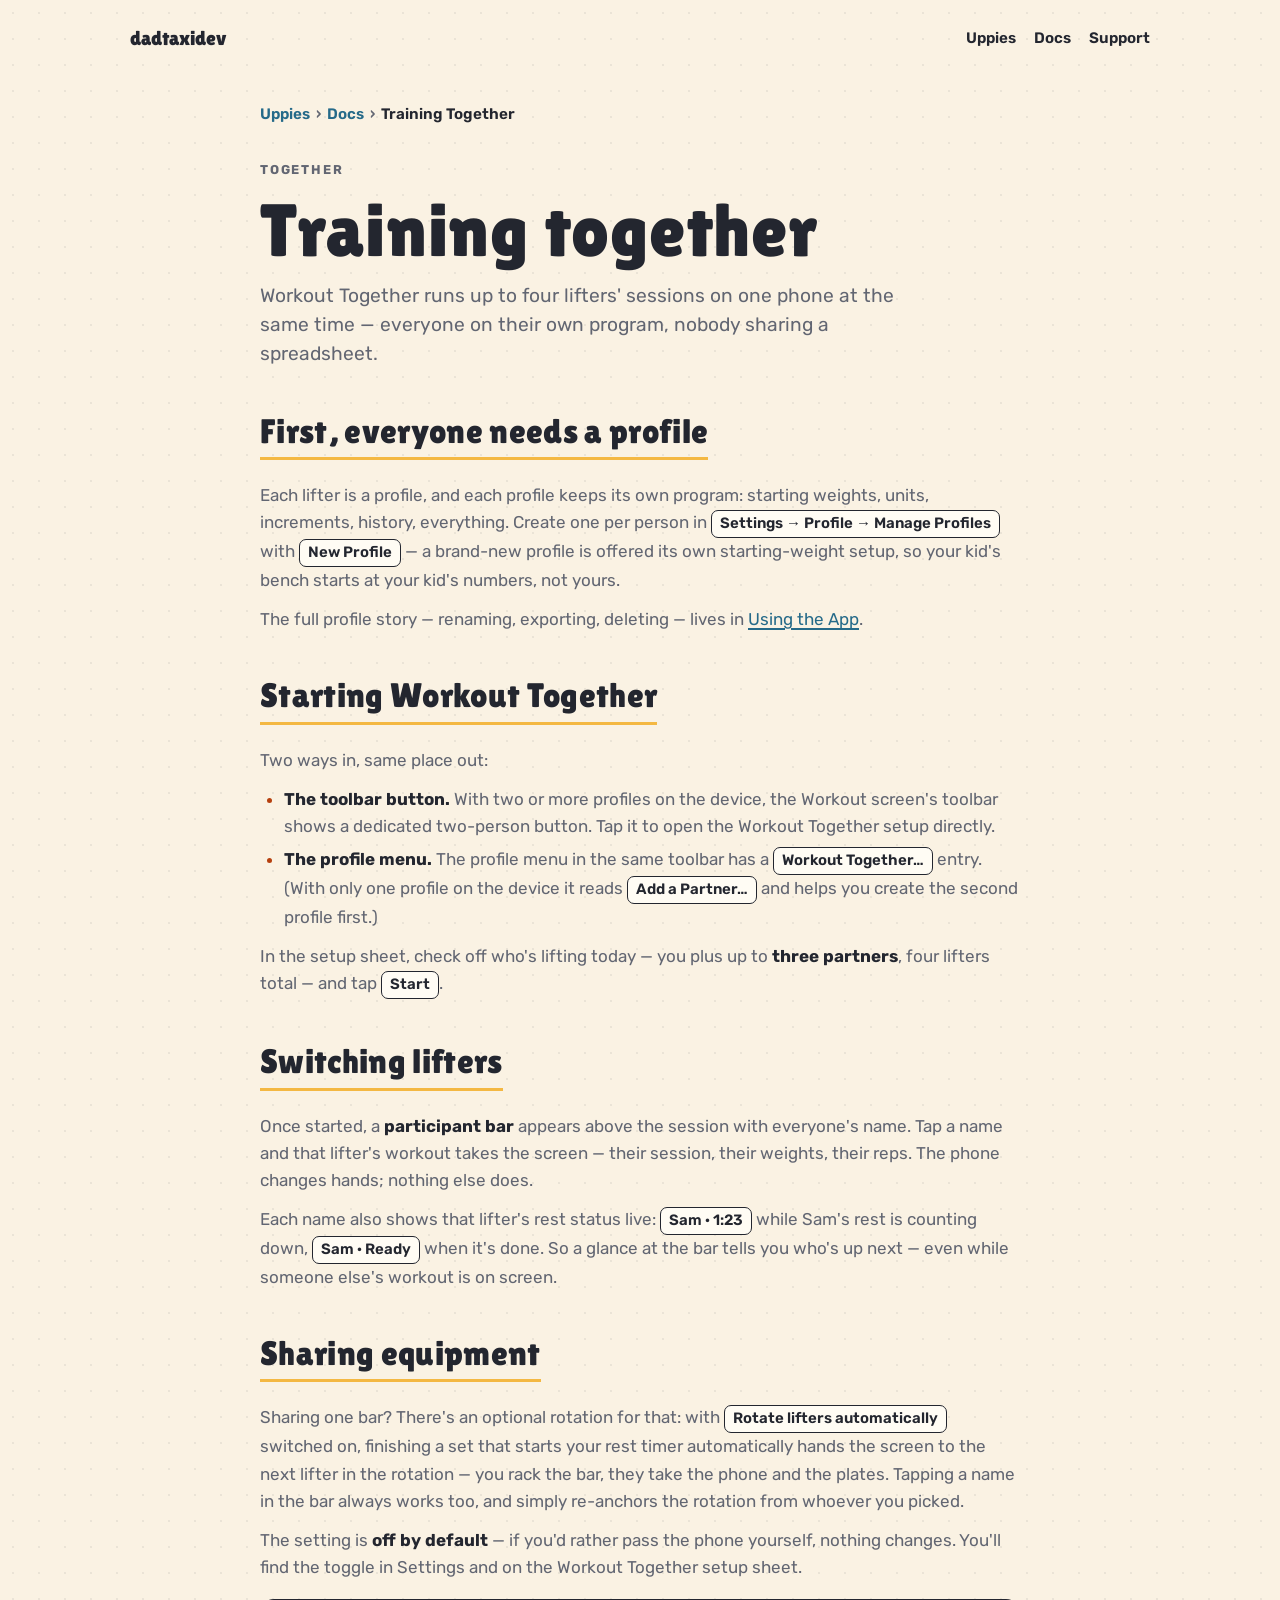
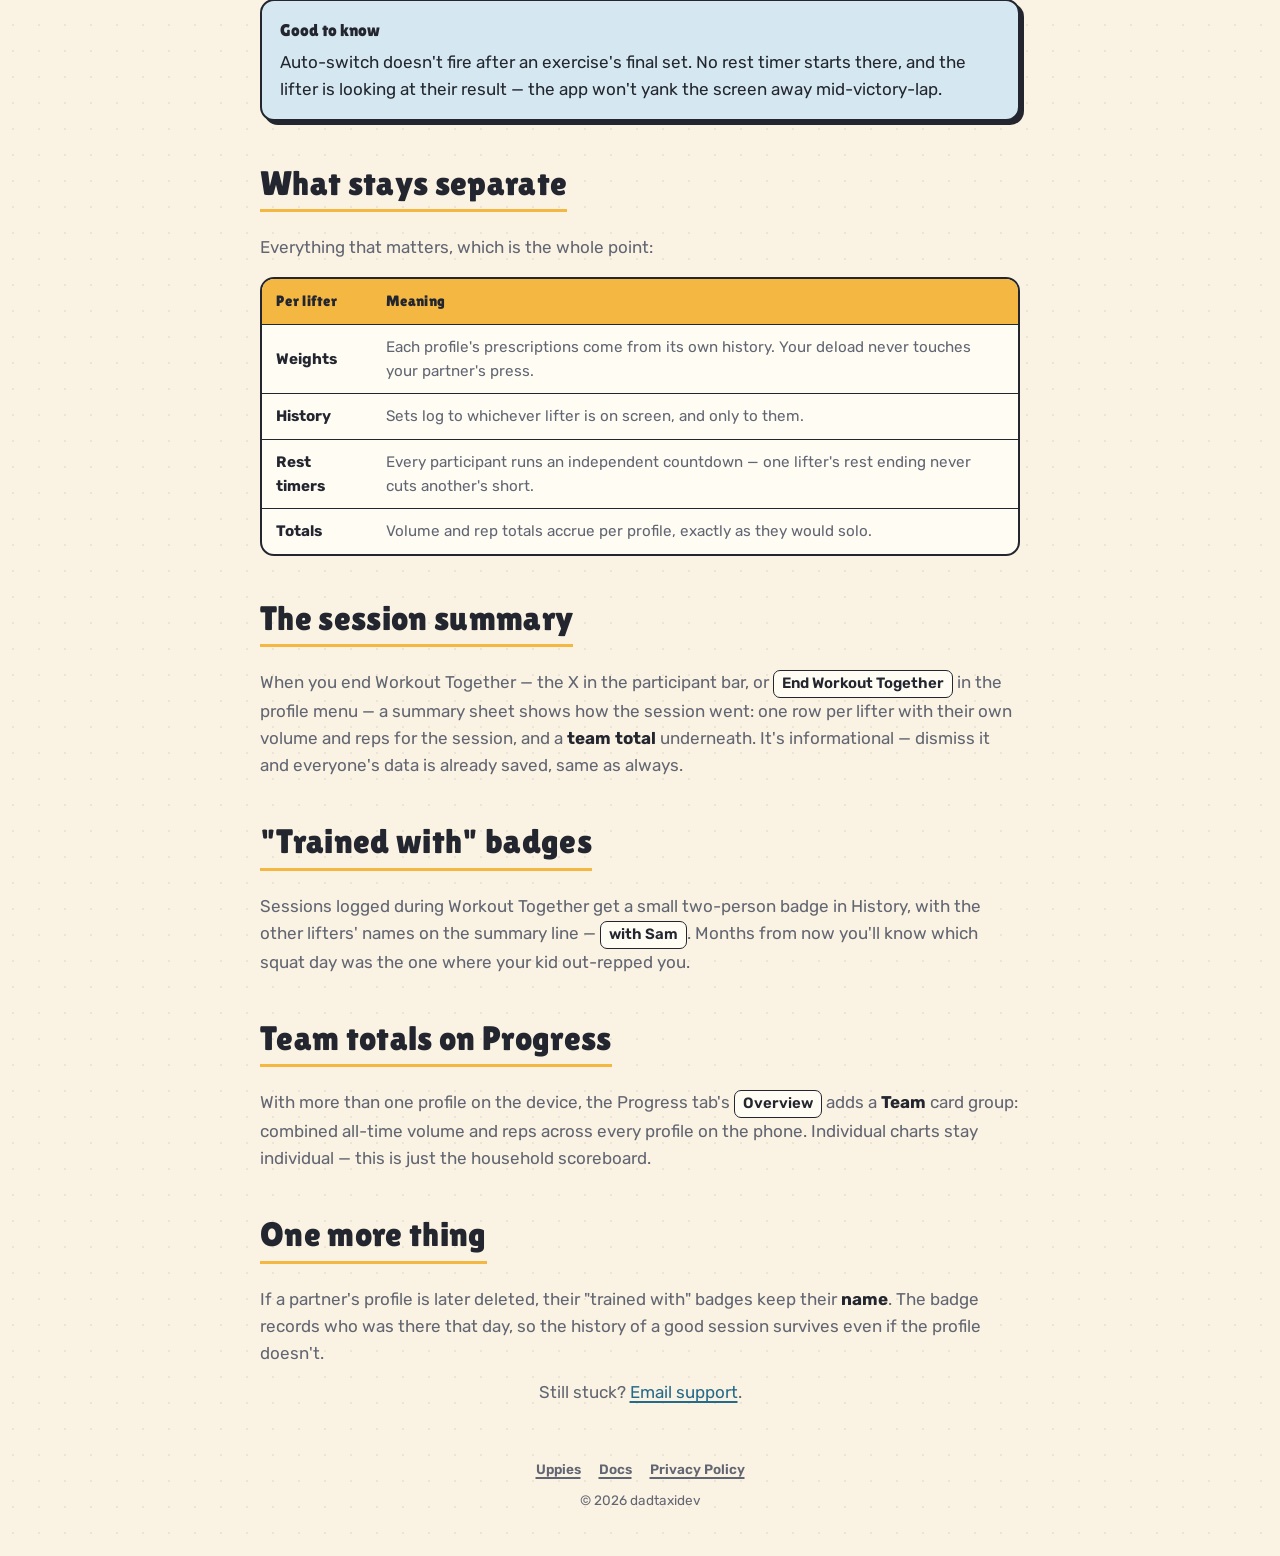
<file: uppies/docs/training-together/index.html>
<!doctype html>
<html lang="en">
<head>
  <meta charset="utf-8">
  <meta name="viewport" content="width=device-width, initial-scale=1">
  <meta name="description" content="How Workout Together works in Uppies: run up to four
    lifters' sessions on one phone, switch with a tap, share equipment, and see the team
    totals add up.">
  <link rel="canonical" href="https://dadtaxidev.com/uppies/docs/training-together/">
  <title>Training Together — Uppies Docs</title>
  <link rel="preconnect" href="https://fonts.googleapis.com">
  <link rel="preconnect" href="https://fonts.gstatic.com" crossorigin>
  <link
    href="https://fonts.googleapis.com/css2?family=Lilita+One&family=Rubik:ital,wght@0,400..700;1,400..700&display=swap"
    rel="stylesheet">
  <link rel="icon" href="../../../icon-512.png">
  <link rel="apple-touch-icon" href="../../../apple-touch-icon.png">
  <link rel="stylesheet" href="../../../site.css">
</head>
<body>
  <header class="site">
    <a class="wordmark" href="../../../">dadtaxidev</a>
    <nav aria-label="Site">
      <a href="../../">Uppies</a>
      <a href="../">Docs</a>
      <a href="../../support/">Support</a>
    </nav>
  </header>

  <main class="doc">
    <nav class="crumbs" aria-label="Breadcrumb">
      <a href="../../">Uppies</a><span aria-hidden="true">›</span><a href="../">Docs</a><span
        aria-hidden="true">›</span>Training Together
    </nav>
    <p class="eyebrow">Together</p>
    <h1>Training together</h1>
    <p class="lede">Workout Together runs up to four lifters' sessions on one phone at the
      same time — everyone on their own program, nobody sharing a spreadsheet.</p>

    <h2>First, everyone needs a profile</h2>
    <p>Each lifter is a profile, and each profile keeps its own program: starting weights,
      units, increments, history, everything. Create one per person in <span
      class="ui">Settings → Profile → Manage Profiles</span> with <span class="ui">New
      Profile</span> — a brand-new profile is offered its own starting-weight setup, so your
      kid's bench starts at your kid's numbers, not yours.</p>
    <p>The full profile story — renaming, exporting, deleting — lives in <a
      href="../using-the-app/">Using the App</a>.</p>

    <h2>Starting Workout Together</h2>
    <p>Two ways in, same place out:</p>
    <ul>
      <li><strong>The toolbar button.</strong> With two or more profiles on the device, the
        Workout screen's toolbar shows a dedicated two-person button. Tap it to open the
        Workout Together setup directly.</li>
      <li><strong>The profile menu.</strong> The profile menu in the same toolbar has a <span
        class="ui">Workout Together…</span> entry. (With only one profile on the device it
        reads <span class="ui">Add a Partner…</span> and helps you create the second profile
        first.)</li>
    </ul>
    <p>In the setup sheet, check off who's lifting today — you plus up to <strong>three
      partners</strong>, four lifters total — and tap <span class="ui">Start</span>.</p>

    <h2>Switching lifters</h2>
    <p>Once started, a <strong>participant bar</strong> appears above the session with
      everyone's name. Tap a name and that lifter's workout takes the screen — their session,
      their weights, their reps. The phone changes hands; nothing else does.</p>
    <p>Each name also shows that lifter's rest status live: <span class="ui">Sam ·
      1:23</span> while Sam's rest is counting down, <span class="ui">Sam · Ready</span> when
      it's done. So a glance at the bar tells you who's up next — even while someone else's
      workout is on screen.</p>

    <h2>Sharing equipment</h2>
    <p>Sharing one bar? There's an optional rotation for that: with <span class="ui">Rotate
      lifters automatically</span> switched on, finishing a set that starts your rest timer
      automatically hands the screen to the
      next lifter in the rotation — you rack the bar, they take the phone and the plates.
      Tapping a name in the bar always works too, and simply re-anchors the rotation from
      whoever you picked.</p>
    <p>The setting is <strong>off by default</strong> — if you'd rather pass the phone
      yourself, nothing changes. You'll find the toggle in Settings and on the Workout
      Together setup sheet.</p>
    <div class="note"><span class="label">Good to know</span><p>Auto-switch doesn't fire
      after an exercise's final set. No rest timer starts there, and the lifter is looking at
      their result — the app won't yank the screen away mid-victory-lap.</p></div>

    <h2>What stays separate</h2>
    <p>Everything that matters, which is the whole point:</p>
    <table>
      <tr><th>Per lifter</th><th>Meaning</th></tr>
      <tr><td><strong>Weights</strong></td><td>Each profile's prescriptions come from its own
        history. Your deload never touches your partner's press.</td></tr>
      <tr><td><strong>History</strong></td><td>Sets log to whichever lifter is on screen, and
        only to them.</td></tr>
      <tr><td><strong>Rest timers</strong></td><td>Every participant runs an independent
        countdown — one lifter's rest ending never cuts another's short.</td></tr>
      <tr><td><strong>Totals</strong></td><td>Volume and rep totals accrue per profile,
        exactly as they would solo.</td></tr>
    </table>

    <h2>The session summary</h2>
    <p>When you end Workout Together — the X in the participant bar, or <span class="ui">End
      Workout Together</span> in the profile menu — a summary sheet shows how the session
      went: one row per lifter with their own volume and reps for the session, and a
      <strong>team total</strong> underneath. It's informational — dismiss it and everyone's
      data is already saved, same as always.</p>

    <h2>"Trained with" badges</h2>
    <p>Sessions logged during Workout Together get a small two-person badge in History, with
      the other lifters' names on the summary line — <span class="ui">with Sam</span>. Months
      from now you'll know which squat day was the one where your kid out-repped you.</p>

    <h2>Team totals on Progress</h2>
    <p>With more than one profile on the device, the Progress tab's <span
      class="ui">Overview</span> adds a <strong>Team</strong> card group: combined all-time
      volume and reps across every profile on the phone. Individual charts stay individual —
      this is just the household scoreboard.</p>

    <h2>One more thing</h2>
    <p>If a partner's profile is later deleted, their "trained with" badges keep their
      <strong>name</strong>. The badge records who was there that day, so the history of a
      good session survives even if the profile doesn't.</p>

    <p style="text-align:center; color:var(--ink-soft);">
      Still stuck? <a href="../../support/">Email support</a>.</p>
  </main>

  <footer>
    <nav aria-label="Footer">
      <a href="../../">Uppies</a>
      <a href="../">Docs</a>
      <a href="../../privacy/">Privacy Policy</a>
    </nav>
    © 2026 dadtaxidev
  </footer>
</body>
</html>
</file>
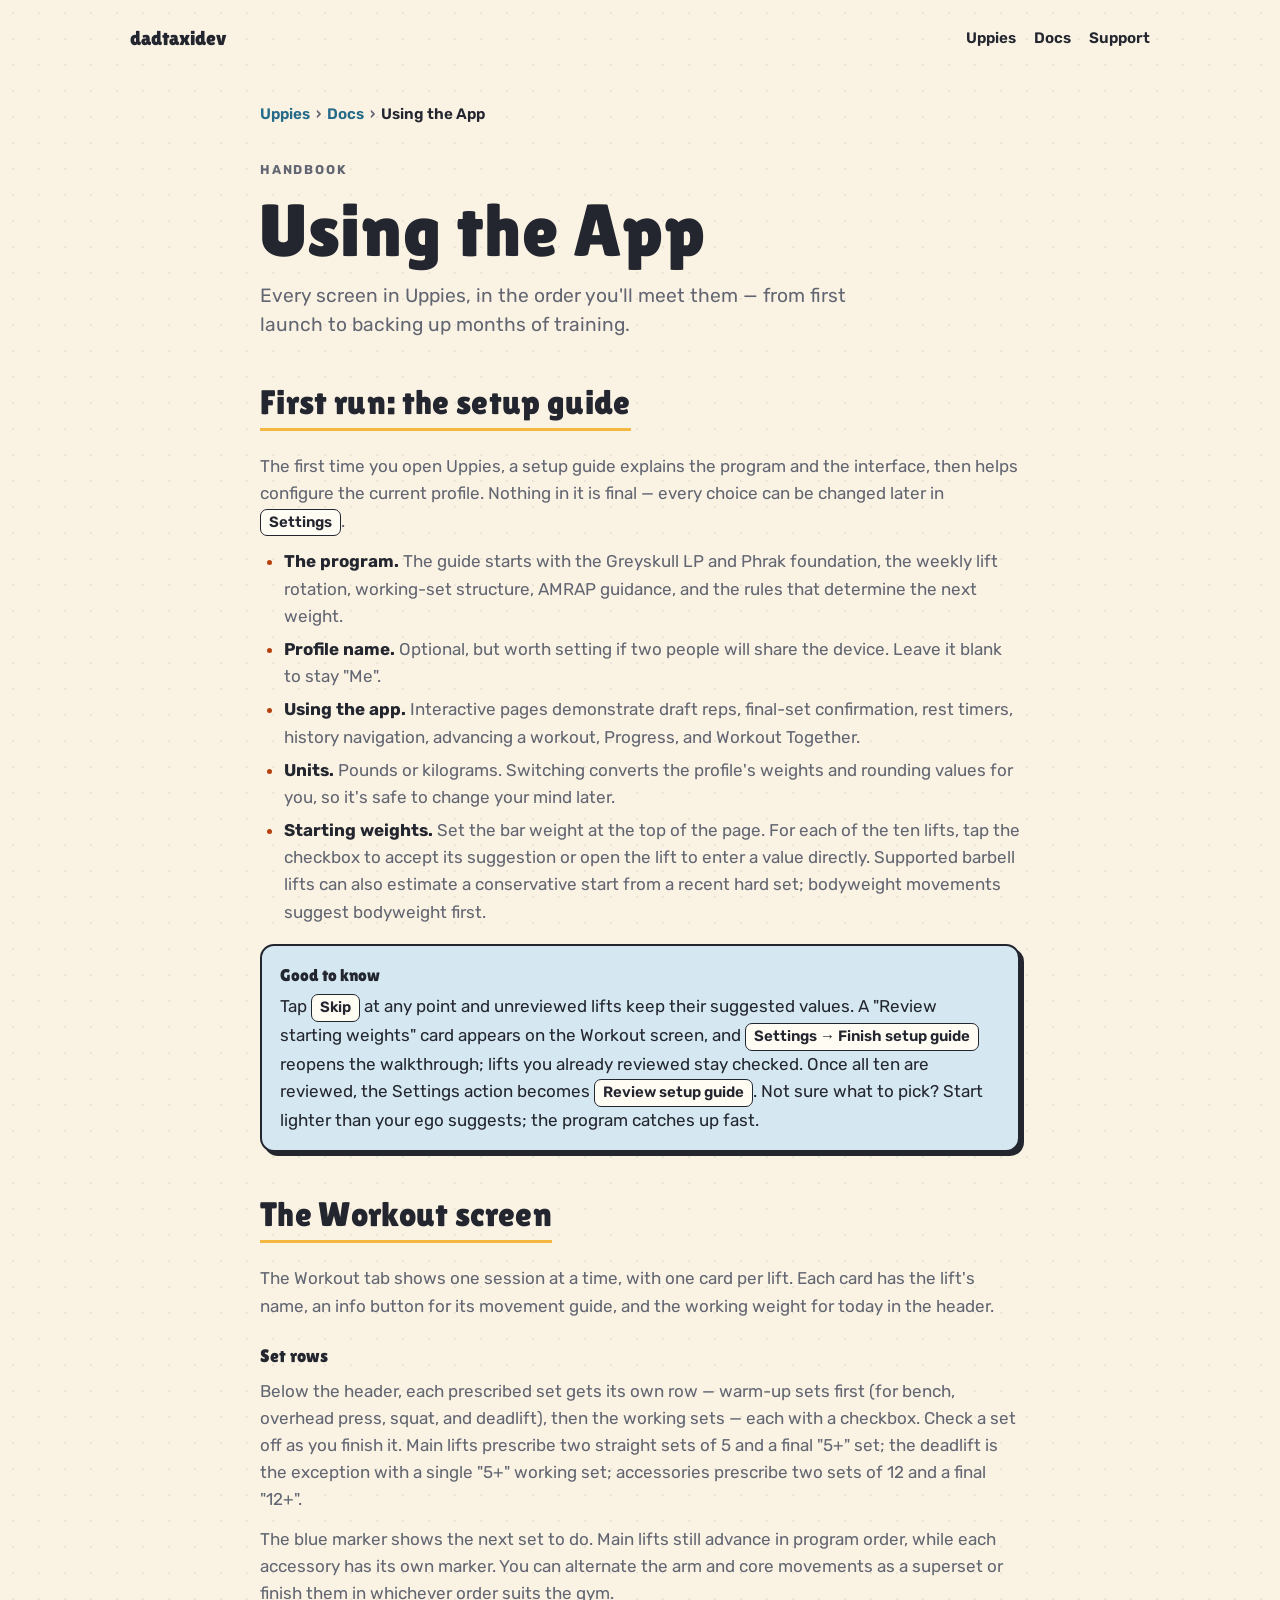
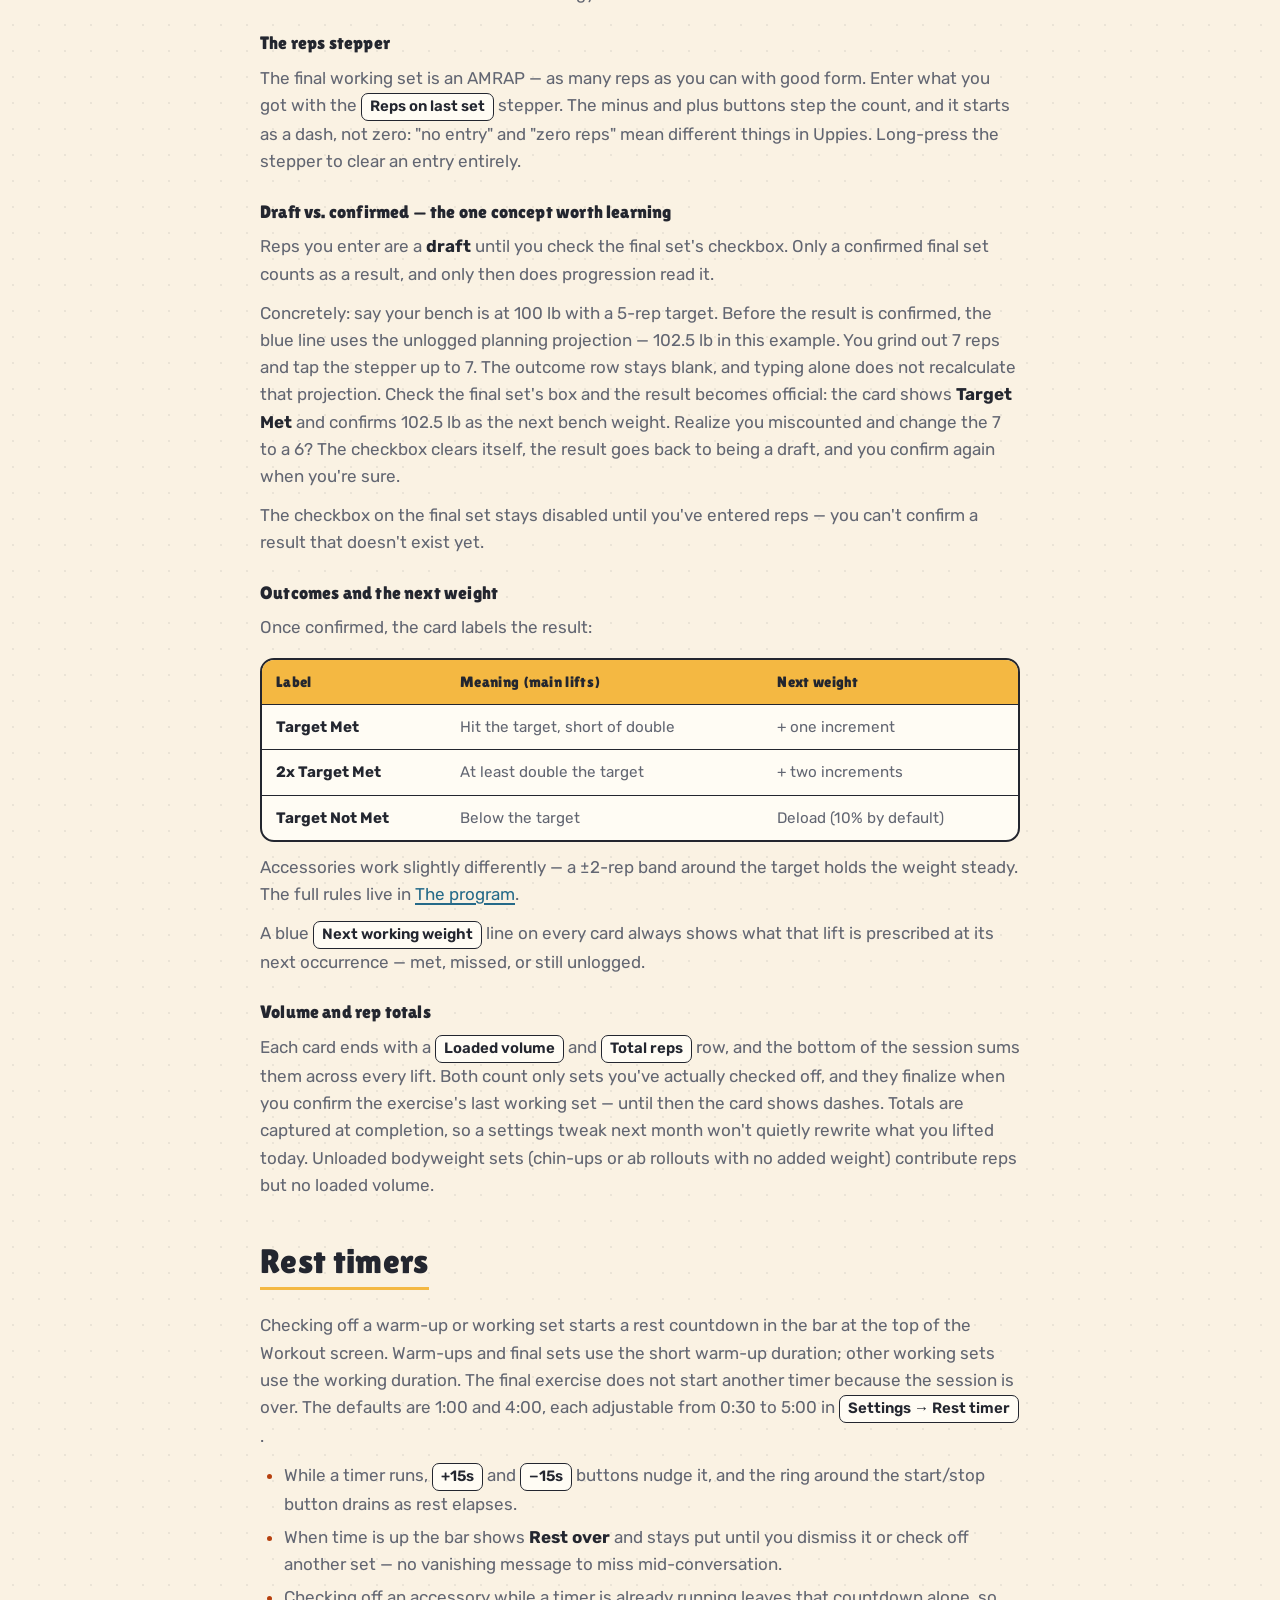
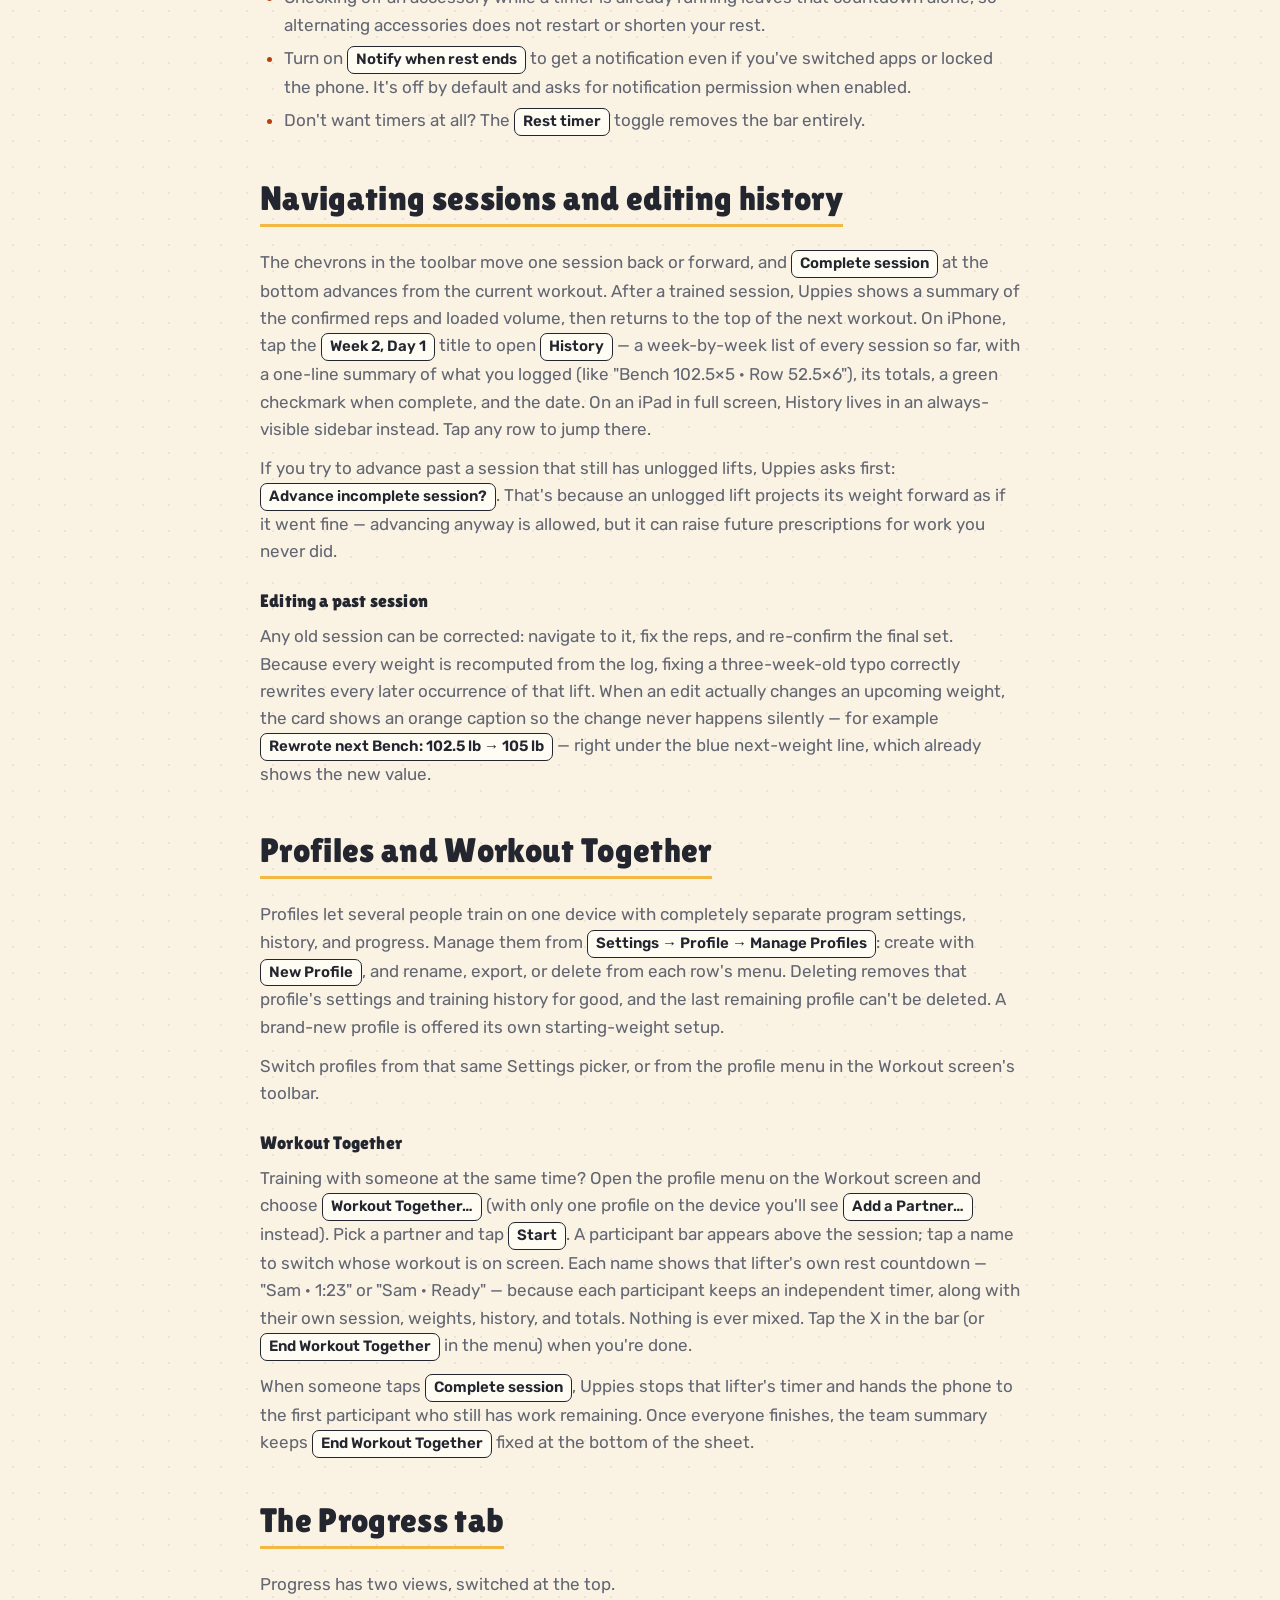
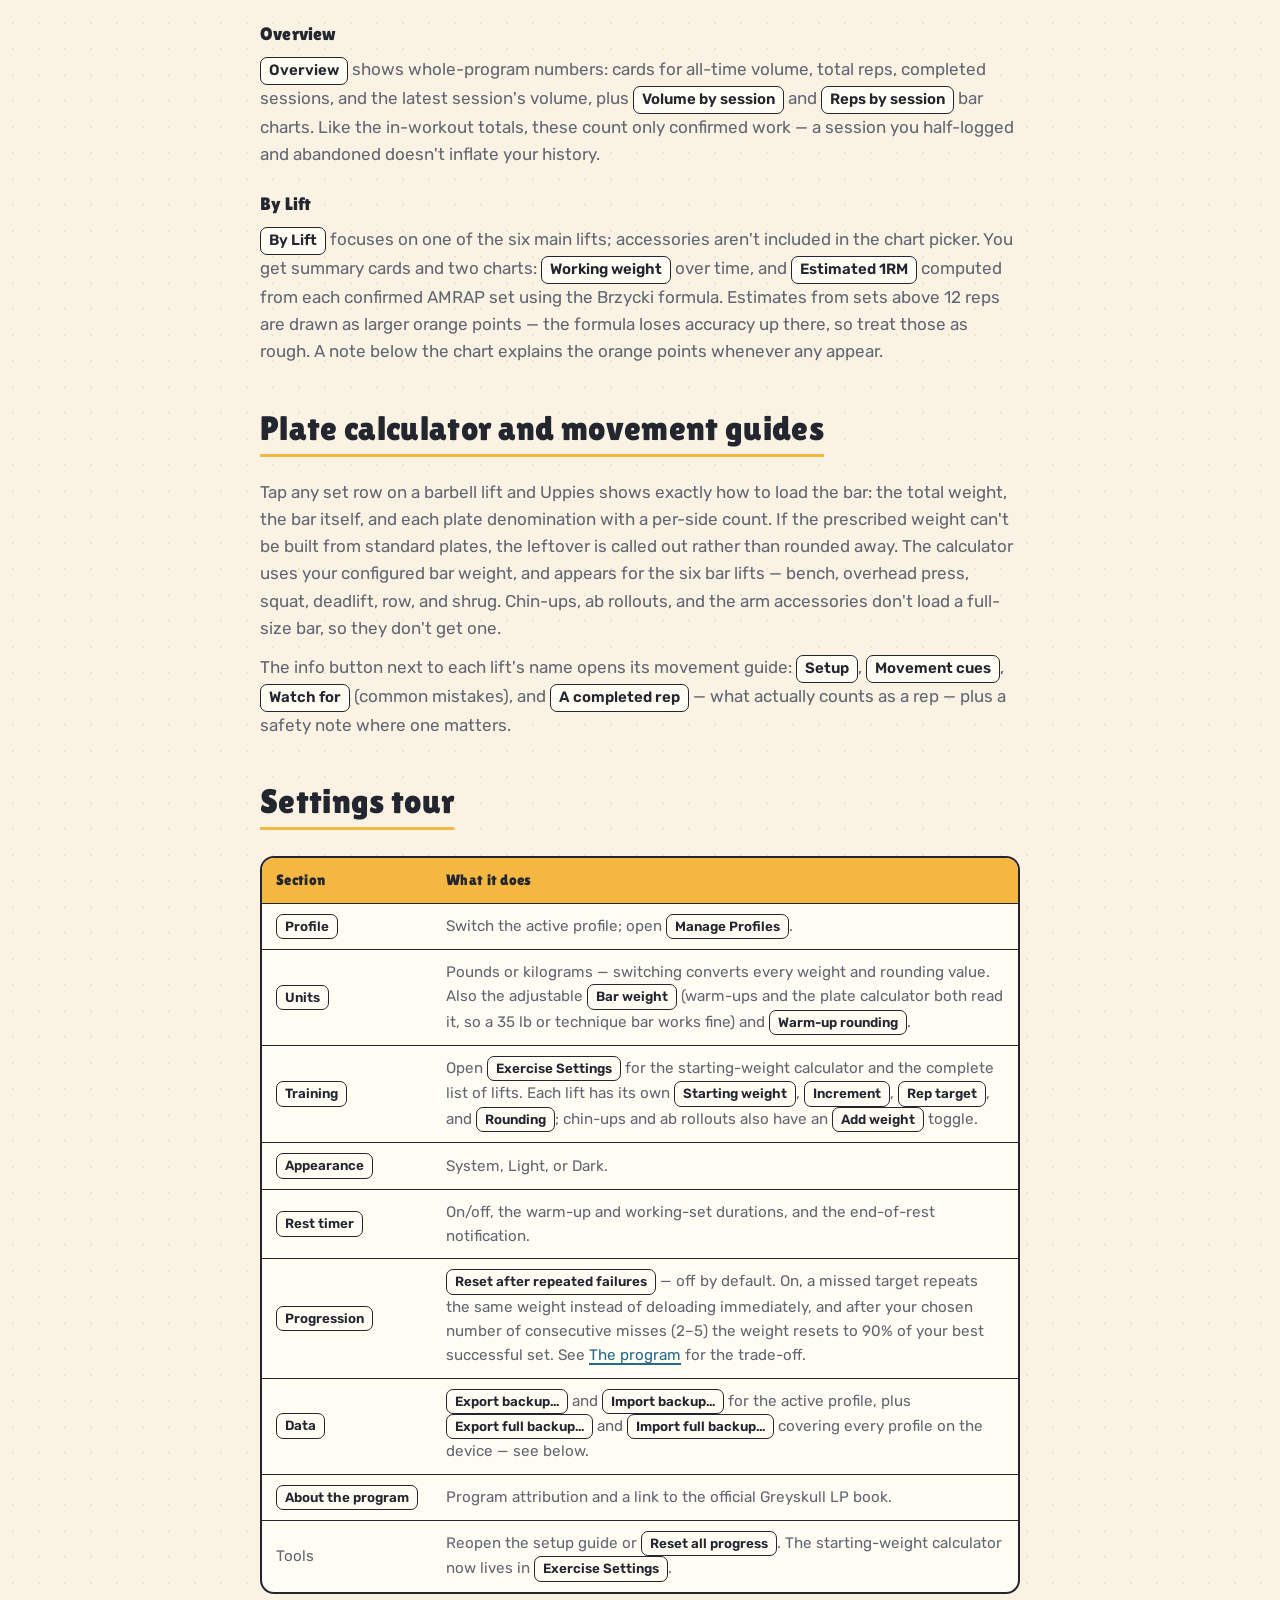
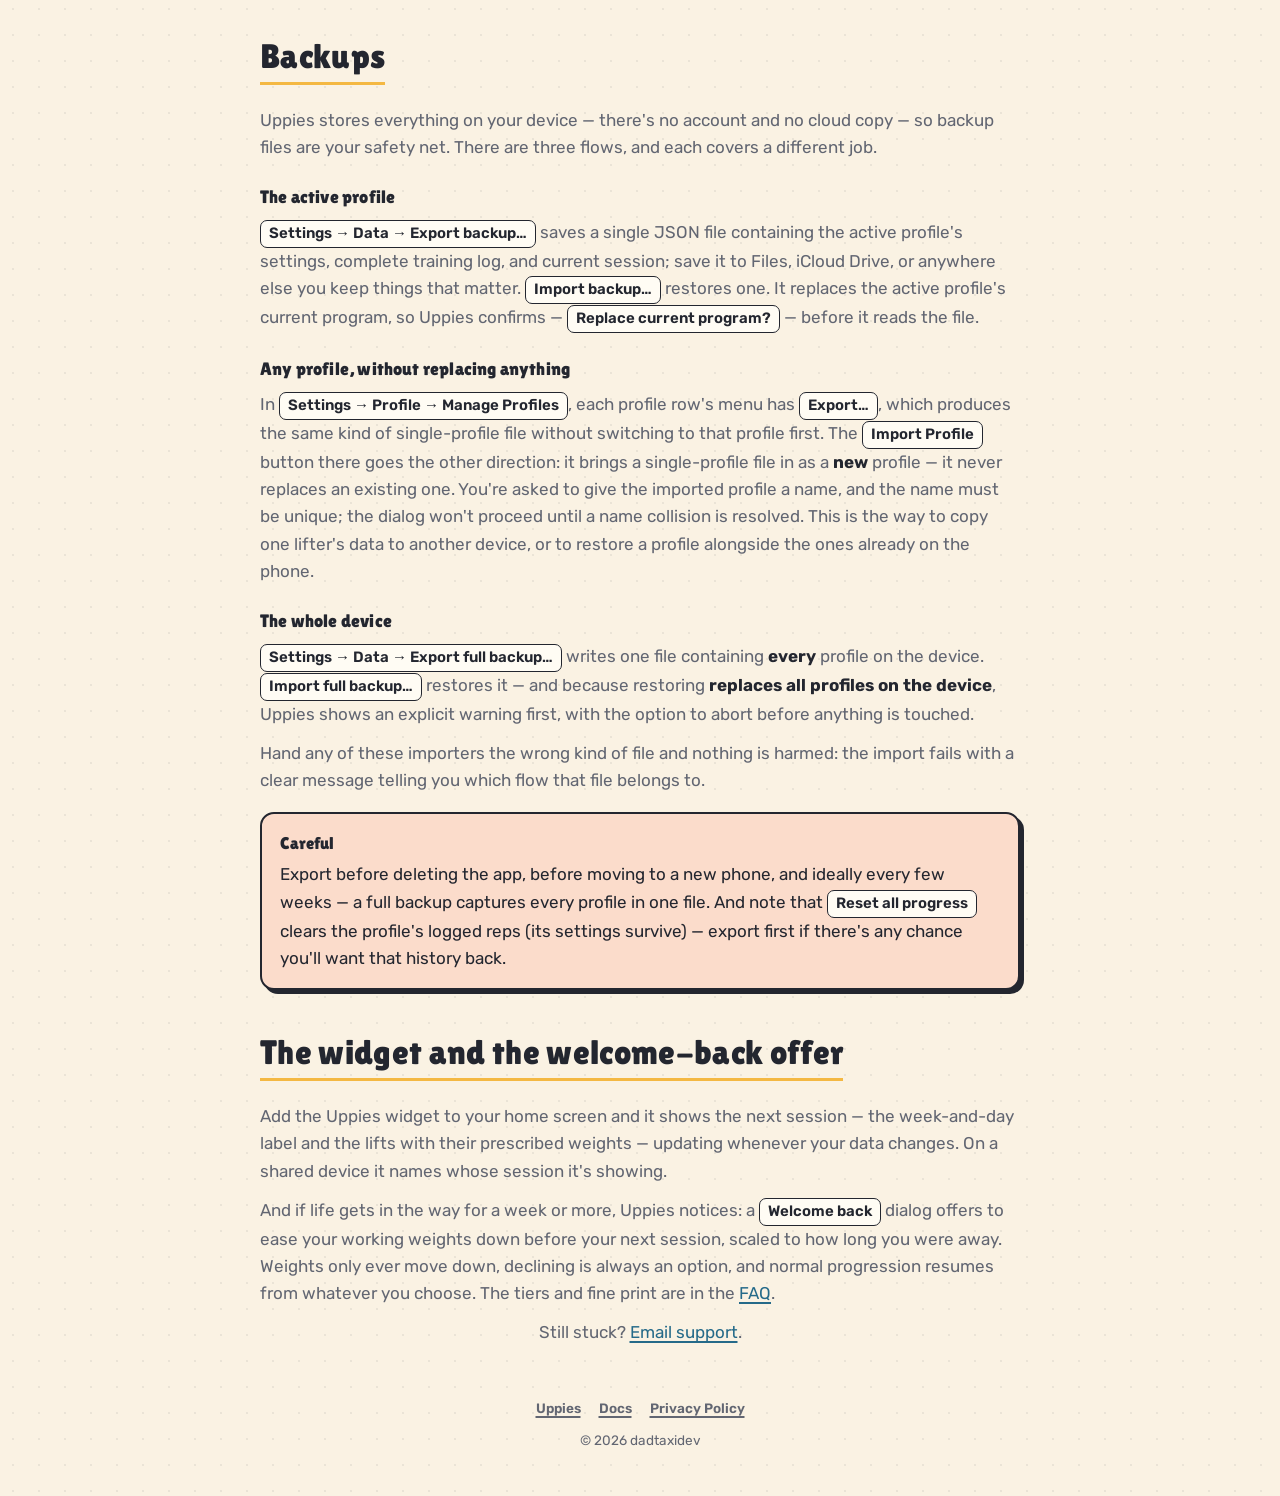
<file: uppies/docs/using-the-app/index.html>
<!doctype html>
<html lang="en">
<head>
  <meta charset="utf-8">
  <meta name="viewport" content="width=device-width, initial-scale=1">
  <meta name="description" content="A screen-by-screen handbook for Uppies: logging workouts,
    rest timers, editing history, profiles, progress charts, settings, and backups.">
  <link rel="canonical" href="https://dadtaxidev.com/uppies/docs/using-the-app/">
  <title>Using the App — Uppies Docs</title>
  <link rel="preconnect" href="https://fonts.googleapis.com">
  <link rel="preconnect" href="https://fonts.gstatic.com" crossorigin>
  <link
    href="https://fonts.googleapis.com/css2?family=Lilita+One&family=Rubik:ital,wght@0,400..700;1,400..700&display=swap"
    rel="stylesheet">
  <link rel="icon" href="../../../icon-512.png">
  <link rel="apple-touch-icon" href="../../../apple-touch-icon.png">
  <link rel="stylesheet" href="../../../site.css">
</head>
<body>
  <header class="site">
    <a class="wordmark" href="../../../">dadtaxidev</a>
    <nav aria-label="Site">
      <a href="../../">Uppies</a>
      <a href="../">Docs</a>
      <a href="../../support/">Support</a>
    </nav>
  </header>

  <main class="doc">
    <nav class="crumbs" aria-label="Breadcrumb">
      <a href="../../">Uppies</a><span aria-hidden="true">›</span><a href="../">Docs</a><span
        aria-hidden="true">›</span>Using the App
    </nav>
    <p class="eyebrow">Handbook</p>
    <h1>Using the App</h1>
    <p class="lede">Every screen in Uppies, in the order you'll meet them — from first launch to
      backing up months of training.</p>

    <h2>First run: the setup guide</h2>
    <p>The first time you open Uppies, a setup guide explains the program and the interface,
      then helps configure the current profile. Nothing in it is final — every choice can be
      changed later in <span class="ui">Settings</span>.</p>
    <ul>
      <li><strong>The program.</strong> The guide starts with the Greyskull LP and Phrak
        foundation, the weekly lift rotation, working-set structure, AMRAP guidance, and the
        rules that determine the next weight.</li>
      <li><strong>Profile name.</strong> Optional, but worth setting if two people will share
        the device. Leave it blank to stay "Me".</li>
      <li><strong>Using the app.</strong> Interactive pages demonstrate draft reps, final-set
        confirmation, rest timers, history navigation, advancing a workout, Progress, and
        Workout Together.</li>
      <li><strong>Units.</strong> Pounds or kilograms. Switching converts the profile's weights
        and rounding values for you, so it's safe to change your mind later.</li>
      <li><strong>Starting weights.</strong> Set the bar weight at the top of the page. For each
        of the ten lifts, tap the checkbox to accept its suggestion or open the lift to enter a
        value directly. Supported barbell lifts can also estimate a conservative start from a
        recent hard set; bodyweight movements suggest bodyweight first.</li>
    </ul>
    <div class="note"><span class="label">Good to know</span><p>Tap <span class="ui">Skip</span>
      at any point and unreviewed lifts keep their suggested values. A "Review starting
      weights" card appears on the Workout screen, and <span class="ui">Settings → Finish setup
      guide</span> reopens the walkthrough; lifts you already reviewed stay checked. Once all
      ten are reviewed, the Settings action becomes <span class="ui">Review setup guide</span>.
      Not sure what to pick? Start lighter than your ego suggests; the program catches up
      fast.</p></div>

    <h2>The Workout screen</h2>
    <p>The Workout tab shows one session at a time, with one card per lift. Each card has the
      lift's name, an info button for its movement guide, and the working weight for today in
      the header.</p>
    <h3>Set rows</h3>
    <p>Below the header, each prescribed set gets its own row — warm-up sets first (for bench,
      overhead press, squat, and deadlift), then the working sets — each with a checkbox. Check
      a set off as you finish it. Main lifts prescribe two straight sets of 5 and a final "5+"
      set; the deadlift is the exception with a single "5+" working set; accessories prescribe
      two sets of 12 and a final "12+".</p>
    <p>The blue marker shows the next set to do. Main lifts still advance in program order,
      while each accessory has its own marker. You can alternate the arm and core movements as
      a superset or finish them in whichever order suits the gym.</p>
    <h3>The reps stepper</h3>
    <p>The final working set is an AMRAP — as many reps as you can with good form. Enter what
      you got with the <span class="ui">Reps on last set</span> stepper. The minus and plus
      buttons step the count, and it starts as a dash, not zero: "no entry" and "zero reps" mean
      different things in Uppies. Long-press the stepper to clear an entry entirely.</p>
    <h3>Draft vs. confirmed — the one concept worth learning</h3>
    <p>Reps you enter are a <strong>draft</strong> until you check the final set's checkbox.
      Only a confirmed final set counts as a result, and only then does progression read it.</p>
    <p>Concretely: say your bench is at 100 lb with a 5-rep target. Before the result is
      confirmed, the blue line uses the unlogged planning projection — 102.5 lb in this
      example. You grind out 7 reps and tap the stepper up to 7. The outcome row stays blank,
      and typing alone does not recalculate that projection. Check the final set's box and the
      result becomes official: the card shows <strong>Target Met</strong> and confirms 102.5 lb
      as the next bench weight. Realize you miscounted and change the 7 to a 6? The checkbox
      clears itself, the result goes back to being a draft, and you confirm again when you're
      sure.</p>
    <p>The checkbox on the final set stays disabled until you've entered reps — you can't
      confirm a result that doesn't exist yet.</p>
    <h3>Outcomes and the next weight</h3>
    <p>Once confirmed, the card labels the result:</p>
    <table>
      <tr><th>Label</th><th>Meaning (main lifts)</th><th>Next weight</th></tr>
      <tr><td><strong>Target Met</strong></td><td>Hit the target, short of double</td><td>+ one
        increment</td></tr>
      <tr><td><strong>2x Target Met</strong></td><td>At least double the target</td><td>+ two
        increments</td></tr>
      <tr><td><strong>Target Not Met</strong></td><td>Below the target</td><td>Deload (10% by
        default)</td></tr>
    </table>
    <p>Accessories work slightly differently — a ±2-rep band around the target holds the weight
      steady. The full rules live in <a href="../the-program/">The program</a>.</p>
    <p>A blue <span class="ui">Next working weight</span> line on every card always shows what
      that lift is prescribed at its next occurrence — met, missed, or still unlogged.</p>
    <h3>Volume and rep totals</h3>
    <p>Each card ends with a <span class="ui">Loaded volume</span> and <span class="ui">Total
      reps</span> row, and the bottom of the session sums them across every lift. Both count
      only sets you've actually checked off, and they finalize when you confirm the exercise's
      last working set — until then the card shows dashes. Totals are captured at completion, so
      a settings tweak next month won't quietly rewrite what you lifted today. Unloaded
      bodyweight sets (chin-ups or ab rollouts with no added weight) contribute reps but no
      loaded volume.</p>

    <h2>Rest timers</h2>
    <p>Checking off a warm-up or working set starts a rest countdown in the bar at the top of
      the Workout screen. Warm-ups and final sets use the short warm-up duration; other working
      sets use the working duration. The final exercise does not start another timer because the
      session is over. The defaults are 1:00 and 4:00, each adjustable from 0:30 to 5:00 in
      <span class="ui">Settings → Rest timer</span>.</p>
    <ul>
      <li>While a timer runs, <span class="ui">+15s</span> and <span class="ui">−15s</span>
        buttons nudge it, and the ring around the start/stop button drains as rest elapses.</li>
      <li>When time is up the bar shows <strong>Rest over</strong> and stays put until you
        dismiss it or check off another set — no vanishing message to miss
        mid-conversation.</li>
      <li>Checking off an accessory while a timer is already running leaves that countdown
        alone, so alternating accessories does not restart or shorten your rest.</li>
      <li>Turn on <span class="ui">Notify when rest ends</span> to get a notification even if
        you've switched apps or locked the phone. It's off by default and asks for notification
        permission when enabled.</li>
      <li>Don't want timers at all? The <span class="ui">Rest timer</span> toggle removes the
        bar entirely.</li>
    </ul>

    <h2>Navigating sessions and editing history</h2>
    <p>The chevrons in the toolbar move one session back or forward, and <span
      class="ui">Complete session</span> at the bottom advances from the current workout. After
      a trained session, Uppies shows a summary of the confirmed reps and loaded volume, then
      returns to the top of the next workout. On iPhone, tap the <span class="ui">Week 2, Day
      1</span> title to open
      <span class="ui">History</span> — a week-by-week list of every session so far, with a
      one-line summary of what you logged (like "Bench 102.5×5 · Row 52.5×6"), its totals, a
      green checkmark when complete, and the date. On an iPad in full screen, History lives in
      an always-visible sidebar instead. Tap any row to jump there.</p>
    <p>If you try to advance past a session that still has unlogged lifts, Uppies asks first:
      <span class="ui">Advance incomplete session?</span>. That's because an unlogged lift
      projects its weight forward as if it went fine — advancing anyway is allowed, but it can
      raise future prescriptions for work you never did.</p>
    <h3>Editing a past session</h3>
    <p>Any old session can be corrected: navigate to it, fix the reps, and re-confirm the final
      set. Because every weight is recomputed from the log, fixing a three-week-old typo
      correctly rewrites every later occurrence of that lift. When an edit actually changes an
      upcoming weight, the card shows an orange caption so the change never happens silently —
      for example <span class="ui">Rewrote next Bench: 102.5 lb → 105 lb</span> — right under
      the blue next-weight line, which already shows the new value.</p>

    <h2>Profiles and Workout Together</h2>
    <p>Profiles let several people train on one device with completely separate program
      settings, history, and progress. Manage them from <span class="ui">Settings → Profile →
      Manage Profiles</span>: create with <span class="ui">New Profile</span>, and rename,
      export, or delete from each row's menu. Deleting removes that profile's settings and training history
      for good, and the last remaining profile can't be deleted. A brand-new profile is offered
      its own starting-weight setup.</p>
    <p>Switch profiles from that same Settings picker, or from the profile menu in the Workout
      screen's toolbar.</p>
    <h3>Workout Together</h3>
    <p>Training with someone at the same time? Open the profile menu on the Workout screen and
      choose <span class="ui">Workout Together…</span> (with only one profile on the device
      you'll see <span class="ui">Add a Partner…</span> instead). Pick a partner and tap <span
      class="ui">Start</span>. A participant bar appears above the session; tap a name to switch
      whose workout is on screen. Each name shows that lifter's own rest countdown — "Sam ·
      1:23" or "Sam · Ready" — because each participant keeps an independent timer, along with
      their own session, weights, history, and totals. Nothing is ever mixed. Tap the X in the
      bar (or <span class="ui">End Workout Together</span> in the menu) when you're done.</p>
    <p>When someone taps <span class="ui">Complete session</span>, Uppies stops that lifter's
      timer and hands the phone to the first participant who still has work remaining. Once
      everyone finishes, the team summary keeps <span class="ui">End Workout Together</span>
      fixed at the bottom of the sheet.</p>

    <h2>The Progress tab</h2>
    <p>Progress has two views, switched at the top.</p>
    <h3>Overview</h3>
    <p><span class="ui">Overview</span> shows whole-program numbers: cards for all-time volume,
      total reps, completed sessions, and the latest session's volume, plus <span
      class="ui">Volume by session</span> and <span class="ui">Reps by session</span> bar
      charts. Like the in-workout totals, these count only confirmed work — a session you
      half-logged and abandoned doesn't inflate your history.</p>
    <h3>By Lift</h3>
    <p><span class="ui">By Lift</span> focuses on one of the six main lifts; accessories aren't
      included in the chart picker. You get summary cards and two charts: <span
      class="ui">Working weight</span> over time, and <span
      class="ui">Estimated 1RM</span> computed from each confirmed AMRAP set using the Brzycki
      formula. Estimates from sets above 12 reps are drawn as larger orange points — the formula
      loses accuracy up there, so treat those as rough. A note below the chart explains the
      orange points whenever any appear.</p>

    <h2>Plate calculator and movement guides</h2>
    <p>Tap any set row on a barbell lift and Uppies shows exactly how to load the bar: the total
      weight, the bar itself, and each plate denomination with a per-side count. If the
      prescribed weight can't be built from standard plates, the leftover is called out rather
      than rounded away. The calculator uses your configured bar weight, and appears for the six
      bar lifts — bench, overhead press, squat, deadlift, row, and shrug. Chin-ups, ab rollouts,
      and the arm accessories don't load a full-size bar, so they don't get one.</p>
    <p>The info button next to each lift's name opens its movement guide: <span
      class="ui">Setup</span>, <span class="ui">Movement cues</span>, <span class="ui">Watch
      for</span> (common mistakes), and <span class="ui">A completed rep</span> — what actually
      counts as a rep — plus a safety note where one matters.</p>

    <h2>Settings tour</h2>
    <table>
      <tr><th>Section</th><th>What it does</th></tr>
      <tr><td><span class="ui">Profile</span></td><td>Switch the active profile; open <span
        class="ui">Manage Profiles</span>.</td></tr>
      <tr><td><span class="ui">Units</span></td><td>Pounds or kilograms — switching converts
        every weight and rounding value. Also the adjustable <span class="ui">Bar weight</span>
        (warm-ups and the plate calculator both read it, so a 35 lb or technique bar works fine)
        and <span class="ui">Warm-up rounding</span>.</td></tr>
      <tr><td><span class="ui">Training</span></td><td>Open <span class="ui">Exercise
        Settings</span> for the starting-weight calculator and the complete list of lifts. Each
        lift has its own <span class="ui">Starting weight</span>, <span
        class="ui">Increment</span>, <span class="ui">Rep target</span>, and <span
        class="ui">Rounding</span>; chin-ups and ab rollouts also have an <span class="ui">Add
        weight</span> toggle.</td></tr>
      <tr><td><span class="ui">Appearance</span></td><td>System, Light, or Dark.</td></tr>
      <tr><td><span class="ui">Rest timer</span></td><td>On/off, the warm-up and working-set
        durations, and the end-of-rest notification.</td></tr>
      <tr><td><span class="ui">Progression</span></td><td><span class="ui">Reset after repeated
        failures</span> — off by default. On, a missed target repeats the same weight instead of
        deloading immediately, and after your chosen number of consecutive misses (2–5) the
        weight resets to 90% of your best successful set. See <a href="../the-program/">The
        program</a> for the trade-off.</td></tr>
      <tr><td><span class="ui">Data</span></td><td><span class="ui">Export backup…</span> and
        <span class="ui">Import backup…</span> for the active profile, plus <span
        class="ui">Export full backup…</span> and <span class="ui">Import full backup…</span>
        covering every profile on the device — see below.</td></tr>
      <tr><td><span class="ui">About the program</span></td><td>Program attribution and a link
        to the official Greyskull LP book.</td></tr>
      <tr><td>Tools</td><td>Reopen the setup guide or <span class="ui">Reset all
        progress</span>. The starting-weight calculator now lives in <span
        class="ui">Exercise Settings</span>.</td></tr>
    </table>

    <h2>Backups</h2>
    <p>Uppies stores everything on your device — there's no account and no cloud copy — so
      backup files are your safety net. There are three flows, and each covers a different
      job.</p>
    <h3>The active profile</h3>
    <p><span class="ui">Settings → Data → Export backup…</span> saves a single JSON file
      containing the active profile's settings, complete training log, and current session;
      save it to Files, iCloud Drive, or anywhere else you keep things that matter. <span
      class="ui">Import backup…</span> restores one. It replaces the active profile's
      current program, so Uppies confirms — <span class="ui">Replace current program?</span> —
      before it reads the file.</p>
    <h3>Any profile, without replacing anything</h3>
    <p>In <span class="ui">Settings → Profile → Manage Profiles</span>, each profile row's menu
      has <span class="ui">Export…</span>, which produces the same kind of single-profile file
      without switching to that profile first. The <span class="ui">Import Profile</span>
      button there goes the other direction: it brings a single-profile file in as a
      <strong>new</strong> profile — it never replaces an existing one. You're asked to give
      the imported profile a name, and the name must be unique; the dialog won't proceed until
      a name collision is resolved. This is the way to copy one lifter's data to another
      device, or to restore a profile alongside the ones already on the phone.</p>
    <h3>The whole device</h3>
    <p><span class="ui">Settings → Data → Export full backup…</span> writes one file containing
      <strong>every</strong> profile on the device. <span class="ui">Import full
      backup…</span> restores it — and because restoring <strong>replaces all profiles on the
      device</strong>, Uppies shows an explicit warning first, with the option to abort before
      anything is touched.</p>
    <p>Hand any of these importers the wrong kind of file and nothing is harmed: the import
      fails with a clear message telling you which flow that file belongs to.</p>
    <div class="note warn"><span class="label">Careful</span><p>Export before deleting the app,
      before moving to a new phone, and ideally every few weeks — a full backup captures every
      profile in one file. And note that <span class="ui">Reset all
      progress</span> clears the profile's logged reps (its settings survive) — export first if
      there's any chance you'll want that history back.</p></div>

    <h2>The widget and the welcome-back offer</h2>
    <p>Add the Uppies widget to your home screen and it shows the next session — the
      week-and-day label and the lifts with their prescribed weights — updating whenever your
      data changes. On a shared device it names whose session it's showing.</p>
    <p>And if life gets in the way for a week or more, Uppies notices: a <span
      class="ui">Welcome back</span> dialog offers to ease your working weights down before your
      next session, scaled to how long you were away. Weights only ever move down, declining is
      always an option, and normal progression resumes from whatever you choose. The tiers and
      fine print are in the <a href="../faq/">FAQ</a>.</p>

    <p style="text-align:center; color:var(--ink-soft);">
      Still stuck? <a href="../../support/">Email support</a>.</p>
  </main>

  <footer>
    <nav aria-label="Footer">
      <a href="../../">Uppies</a>
      <a href="../">Docs</a>
      <a href="../../privacy/">Privacy Policy</a>
    </nav>
    © 2026 dadtaxidev
  </footer>
</body>
</html>
</file>
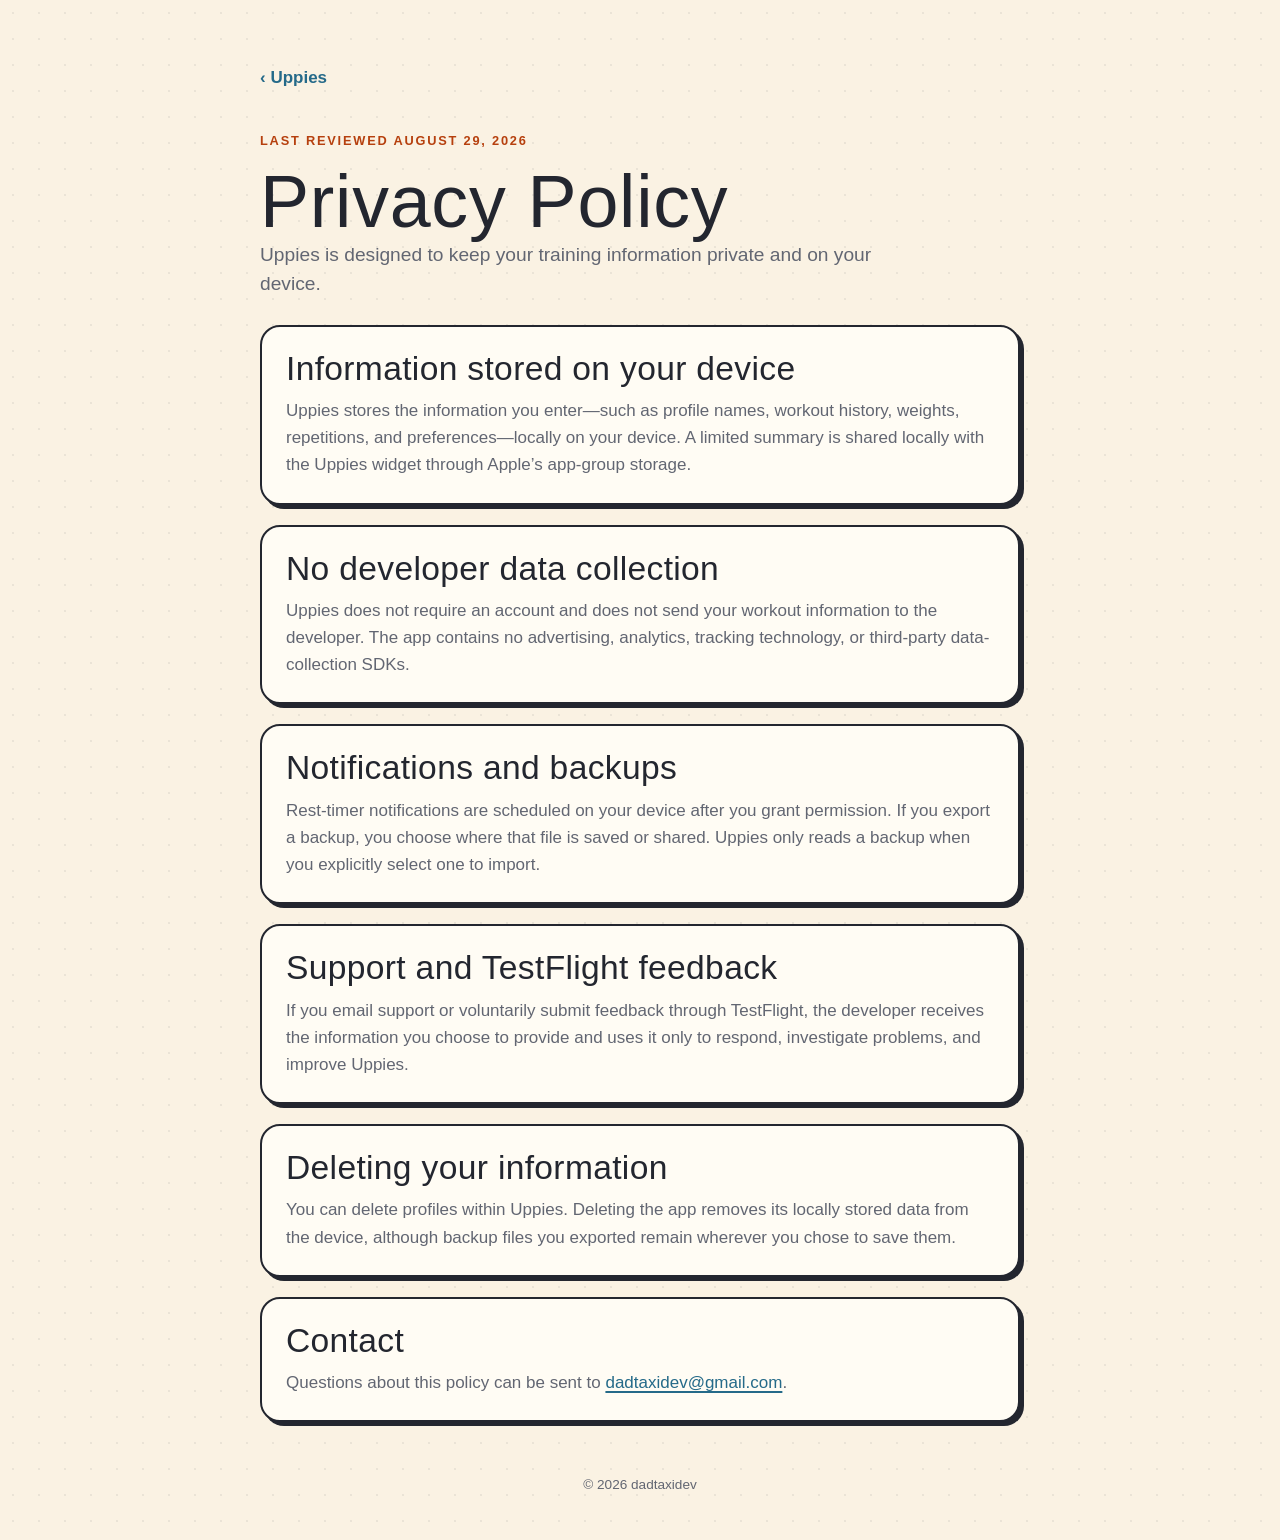
<file: privacy.html>
<!doctype html>
<html lang="en">
<head>
  <meta charset="utf-8">
  <meta name="viewport" content="width=device-width, initial-scale=1">
  <meta http-equiv="refresh" content="0; url=/uppies/privacy/">
  <link rel="canonical" href="https://dadtaxidev.com/uppies/privacy/">
  <title>Privacy Policy — Uppies</title>
  <link rel="stylesheet" href="site.css">
</head>
<body>
  <!-- This URL predates the /uppies/ structure and may still be referenced by
       App Store Connect metadata; it now forwards to the canonical page. -->
  <main class="page landing">
    <p class="lede">The privacy policy moved. If you aren't redirected,
      <a href="/uppies/privacy/">continue to the Privacy Policy</a>.</p>
  </main>
</body>
</html>
</file>
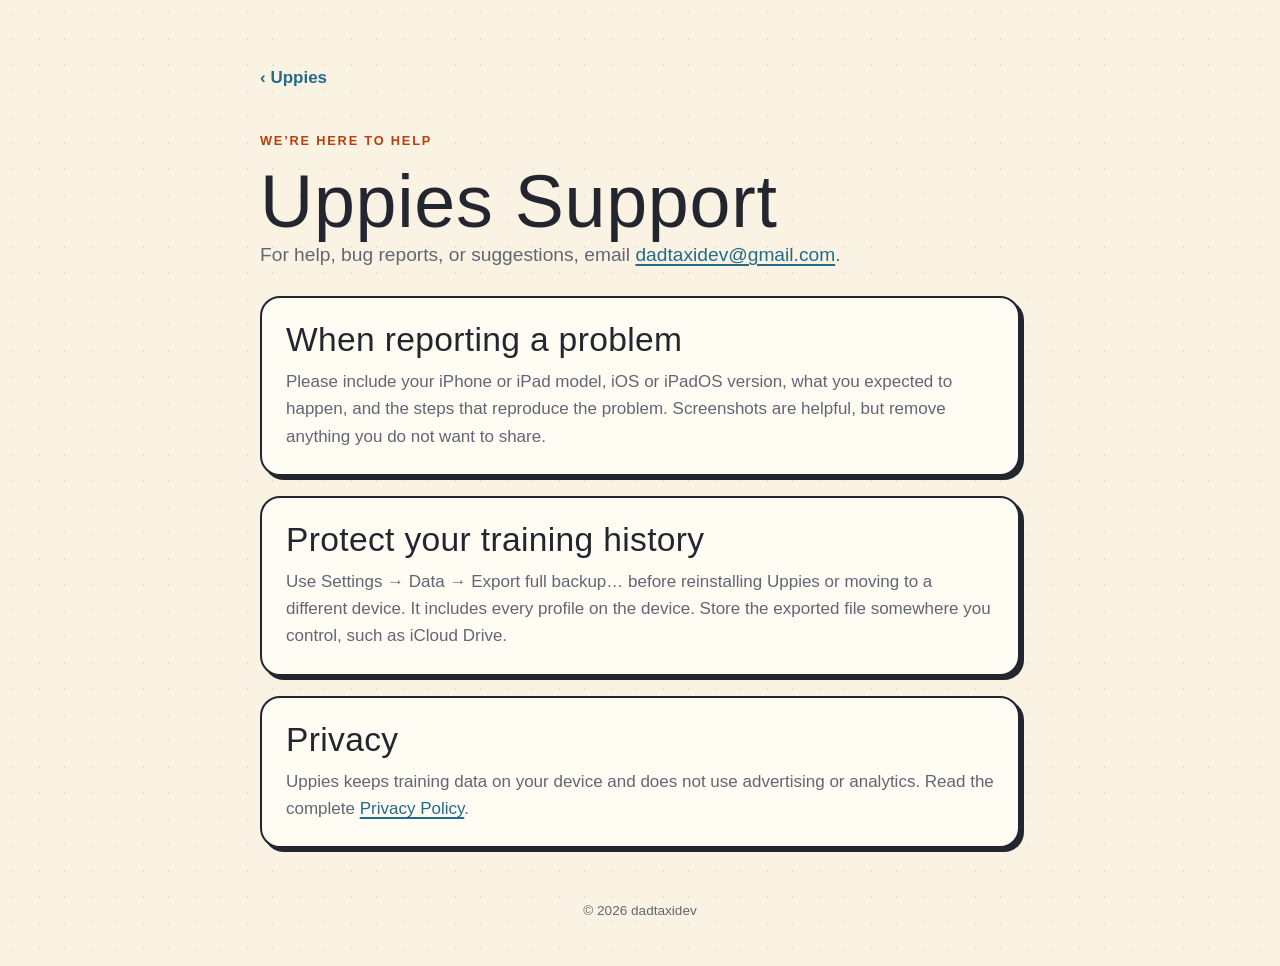
<file: support.html>
<!doctype html>
<html lang="en">
<head>
  <meta charset="utf-8">
  <meta name="viewport" content="width=device-width, initial-scale=1">
  <meta http-equiv="refresh" content="0; url=/uppies/support/">
  <link rel="canonical" href="https://dadtaxidev.com/uppies/support/">
  <title>Support — Uppies</title>
  <link rel="stylesheet" href="site.css">
</head>
<body>
  <!-- This URL predates the /uppies/ structure and may still be referenced by
       App Store Connect metadata; it now forwards to the canonical page. -->
  <main class="page landing">
    <p class="lede">Support moved. If you aren't redirected,
      <a href="/uppies/support/">continue to Support</a>.</p>
  </main>
</body>
</html>
</file>
<file: site.css>
/* ============================================================================
   dadtaxidev.com — shared stylesheet
   Aesthetic: "strongman poster meets storybook" — chunky rounded display type,
   warm paper backgrounds, plate-orange accent, thick ink borders with hard
   offset shadows, and the occasional rotated sticker. Light and dark aware.
   Every page on the site (landing, product, docs, privacy, support) loads this
   one file; class names used by the older document pages (.page, .document,
   .card, .eyebrow, .lede, .link-list, .back-link) are kept working here.
   ========================================================================== */

:root {
  color-scheme: light dark;
  /* paper + ink */
  --paper: #FAF2E3;
  --paper-deep: #F2E6CF;
  --card: #FFFCF4;
  --ink: #23262F;
  --ink-soft: #626672;
  --line: #23262F;
  /* the loud ones — both chosen to clear WCAG AA (≥4.5:1) as text on paper,
     the deeper band, and cards, AND as button/sticker backgrounds under
     near-white text; brightening either one re-fails the eyebrows, links,
     and buttons that were audited at these exact values */
  --accent: #B6400E;      /* plate orange, burnt for contrast */
  --accent-soft: #FBDCCB;
  --blue: #256A89;        /* steel blue */
  --blue-soft: #D5E8F1;
  --sun: #F4B842;         /* chalk-bucket yellow */
  --sun-soft: #FBEBC8;
  --on-accent: #FFFDF7;
  /* poster hardware */
  --border-w: 2.5px;
  --shadow-pop: 6px 6px 0 var(--line);
  --shadow-pop-sm: 4px 4px 0 var(--line);
  --radius: 20px;
  --radius-sm: 14px;
}

@media (prefers-color-scheme: dark) {
  :root {
    --paper: #191C25;
    --paper-deep: #13161E;
    --card: #232734;
    --ink: #F5EEDF;
    --ink-soft: #A9ACB8;
    --line: #F5EEDF;
    --accent: #FF6A38;
    --accent-soft: #4A2C1E;
    --blue: #5BA3C7;
    --blue-soft: #1E3644;
    --sun: #FFC65C;
    --sun-soft: #4A3A1A;
    --on-accent: #191C25;
  }
}

* { box-sizing: border-box; }

html { scroll-behavior: smooth; }

body {
  margin: 0;
  background: var(--paper);
  color: var(--ink);
  font-family: "Rubik", -apple-system, "Helvetica Neue", Arial, sans-serif;
  font-size: 17px;
  line-height: 1.6;
  -webkit-font-smoothing: antialiased;
}
/* faint chalk-dust texture — only where color-mix can keep it faint in BOTH themes */
@supports (color: color-mix(in srgb, red, blue)) {
  body {
    background-image: radial-gradient(
      color-mix(in srgb, var(--ink) 7%, transparent) 1px, transparent 1px);
    background-size: 26px 26px;
  }
}

/* ------------------------------------------------------------------ type */

h1, h2, h3, .display {
  font-family: "Lilita One", "Rubik", "Arial Black", sans-serif;
  font-weight: 400;            /* Lilita only ships one weight — already heavy */
  letter-spacing: 0.01em;
  line-height: 1.08;
  margin: 0;
}

h1 { font-size: clamp(2.6rem, 9vw, 4.6rem); }
h2 { font-size: clamp(1.5rem, 4.5vw, 2.1rem); margin-bottom: 10px; }
h3 { font-size: 1.15rem; margin-bottom: 6px; }
p  { margin: 0; }

a { color: var(--blue); text-decoration-thickness: 2px; text-underline-offset: 3px; }
a:hover { color: var(--accent); }
a:focus-visible { outline: 3px solid var(--accent); outline-offset: 3px; border-radius: 4px; }

.eyebrow {
  color: var(--accent);
  font-size: 0.8rem;
  font-weight: 700;
  letter-spacing: 0.14em;
  text-transform: uppercase;
  margin-bottom: 10px;
}

.lede {
  color: var(--ink-soft);
  font-size: 1.2rem;
  line-height: 1.5;
  max-width: 34em;
}

/* ---------------------------------------------------------------- layout */

.page {
  width: min(100% - 40px, 760px);
  margin: 0 auto;
  padding: 64px 0 24px;
}

.page.wide { width: min(100% - 40px, 1020px); }

.landing { max-width: 620px; text-align: center; padding-top: 72px; }
.landing .lede { margin: 14px auto 0; }

header.site {
  display: flex;
  align-items: center;
  justify-content: space-between;
  gap: 16px;
  width: min(100% - 40px, 1020px);
  margin: 0 auto;
  padding: 22px 0 0;
}
header.site .wordmark {
  font-family: "Lilita One", "Rubik", sans-serif;
  font-size: 1.25rem;
  color: var(--ink);
  text-decoration: none;
}
header.site nav { display: flex; gap: 18px; flex-wrap: wrap; }
header.site nav a { font-weight: 600; text-decoration: none; font-size: 0.95rem; color: var(--ink); }
header.site nav a:hover { color: var(--accent); }

footer {
  padding: 28px 20px 44px;
  color: var(--ink-soft);
  font-size: 0.85rem;
  text-align: center;
}
footer nav { display: flex; gap: 18px; justify-content: center; margin-bottom: 10px; flex-wrap: wrap; }
footer a { color: var(--ink-soft); font-weight: 600; }

/* ---------------------------------------------------------------- pieces */

.app-icon {
  display: block;
  width: 132px;
  height: 132px;
  margin: 0 auto 26px;
  border-radius: 30px;
  border: var(--border-w) solid var(--line);
  box-shadow: var(--shadow-pop);
}

.card {
  margin-top: 20px;
  padding: 24px;
  background: var(--card);
  border: var(--border-w) solid var(--line);
  border-radius: var(--radius);
  box-shadow: var(--shadow-pop-sm);
  text-align: left;
}

.link-list { margin-top: 36px; padding: 0; overflow: hidden; }
.link-list a {
  display: flex; justify-content: space-between; align-items: center;
  min-height: 54px; padding: 13px 20px;
  text-decoration: none; font-weight: 700; color: var(--ink);
}
.link-list a:hover { background: var(--accent-soft); color: var(--ink); }
.link-list a + a { border-top: var(--border-w) solid var(--line); }
.link-list a span[aria-hidden] { color: var(--accent); font-size: 1.2em; }

.back-link {
  display: inline-block;
  margin-bottom: 40px;
  font-weight: 700;
  text-decoration: none;
}
.document .lede { margin-bottom: 26px; }
.document .card p { color: var(--ink-soft); }
.document .card p + p { margin-top: 10px; }

/* buttons ---------------------------------------------------------------- */

.btn {
  display: inline-block;
  padding: 13px 26px;
  border: var(--border-w) solid var(--line);
  border-radius: 999px;
  background: var(--accent);
  color: var(--on-accent);
  font-family: "Lilita One", "Rubik", sans-serif;
  font-size: 1.05rem;
  letter-spacing: 0.02em;
  text-decoration: none;
  box-shadow: var(--shadow-pop-sm);
  transition: transform 120ms ease, box-shadow 120ms ease;
}
.btn:hover { color: var(--on-accent); transform: translate(-2px, -2px); box-shadow: 6px 6px 0 var(--line); }
.btn:active { transform: translate(2px, 2px); box-shadow: 2px 2px 0 var(--line); }
.btn.secondary { background: var(--card); color: var(--ink); }
.btn.ghost {
  background: transparent;
  box-shadow: none;
  border-style: dashed;
  color: var(--ink);
  cursor: default;
}

/* stickers --------------------------------------------------------------- */

.sticker {
  display: inline-block;
  padding: 6px 14px;
  border: var(--border-w) solid var(--line);
  border-radius: 999px;
  background: var(--sun);
  color: #23262F;
  font-family: "Lilita One", "Rubik", sans-serif;
  font-size: 0.9rem;
  transform: rotate(-4deg);
  box-shadow: 3px 3px 0 var(--line);
}
.sticker.blue { background: var(--blue); color: var(--on-accent); transform: rotate(3deg); }

/* hero ------------------------------------------------------------------- */

.hero {
  position: relative;
  text-align: center;
  padding: 56px 0 8px;
}
.hero .icon-wrap { position: relative; display: inline-block; }
.hero .icon-wrap .sticker {
  position: absolute;
  right: -46px; top: -10px;
}
.hero .tagline {
  font-family: "Lilita One", "Rubik", sans-serif;
  font-size: clamp(1.3rem, 4vw, 1.8rem);
  color: var(--blue);
  margin-top: 6px;
  transform: rotate(-1.2deg);
}
.hero .lede { margin: 18px auto 0; }
.hero .cta-row {
  display: flex; gap: 14px; justify-content: center; align-items: center;
  flex-wrap: wrap; margin-top: 30px;
}

/* feature grid ----------------------------------------------------------- */

.feature-grid {
  display: grid;
  grid-template-columns: repeat(auto-fit, minmax(270px, 1fr));
  gap: 22px;
  margin-top: 28px;
}
.feature {
  margin-top: 0;
  display: flex;
  flex-direction: column;
  gap: 8px;
}
.feature .glyph {
  width: 46px; height: 46px;
  display: grid; place-items: center;
  font-size: 1.5rem;
  background: var(--sun-soft);
  border: var(--border-w) solid var(--line);
  border-radius: 12px;
  margin-bottom: 6px;
}
.feature:nth-child(3n+2) .glyph { background: var(--blue-soft); }
.feature:nth-child(3n)   .glyph { background: var(--accent-soft); }
.feature p { color: var(--ink-soft); }
.feature p strong { color: var(--ink); }

/* alternate paper band for section rhythm */
.band {
  background: var(--paper-deep);
  border-top: var(--border-w) solid var(--line);
  border-bottom: var(--border-w) solid var(--line);
  padding: 40px 0 56px;
  margin-top: 56px;
}
.band > .inner { width: min(100% - 40px, 1020px); margin: 0 auto; }

/* docs ------------------------------------------------------------------- */

.doc { width: min(100% - 40px, 760px); margin: 0 auto; padding: 48px 0 24px; }
.doc h2 {
  margin-top: 44px;
  padding-bottom: 8px;
  border-bottom: 3px solid var(--sun);
  display: inline-block;
}
.doc h3 { margin-top: 26px; }
.doc p, .doc li { color: var(--ink-soft); }
.doc p { margin-top: 12px; }
.doc strong { color: var(--ink); }
.doc ul, .doc ol { margin: 12px 0 0; padding-left: 24px; }
.doc li { margin-top: 6px; }
.doc li::marker { color: var(--accent); font-weight: 700; }

.doc table {
  width: 100%;
  margin-top: 16px;
  border-collapse: separate;
  border-spacing: 0;
  border: var(--border-w) solid var(--line);
  border-radius: var(--radius-sm);
  overflow: hidden;
  background: var(--card);
  font-size: 0.95rem;
}
.doc th, .doc td { padding: 10px 14px; text-align: left; }
.doc th {
  background: var(--sun);
  color: #23262F;
  font-family: "Lilita One", "Rubik", sans-serif;
  font-weight: 400;
  letter-spacing: 0.02em;
}
.doc tr + tr td { border-top: 1.5px solid var(--line); }
.doc td { color: var(--ink-soft); }

.note {
  margin-top: 18px;
  padding: 16px 18px;
  background: var(--blue-soft);
  border: var(--border-w) solid var(--line);
  border-radius: var(--radius-sm);
  box-shadow: var(--shadow-pop-sm);
}
.note.warn { background: var(--accent-soft); }
.note p { color: var(--ink); margin-top: 0; }
.note p + p { margin-top: 8px; }
.note .label {
  font-family: "Lilita One", "Rubik", sans-serif;
  color: var(--ink);
  display: block;
  margin-bottom: 4px;
}

.ui {
  display: inline-block;
  padding: 1px 8px;
  border: 1.5px solid var(--line);
  border-radius: 7px;
  background: var(--card);
  color: var(--ink);
  font-size: 0.88em;
  font-weight: 600;
  white-space: nowrap;
}

/* docs hub cards */
.doc-cards { display: grid; grid-template-columns: repeat(auto-fit, minmax(240px, 1fr)); gap: 22px; margin-top: 28px; }
.doc-cards a.card {
  margin-top: 0;
  text-decoration: none;
  color: inherit;
  transition: transform 120ms ease, box-shadow 120ms ease;
}
.doc-cards a.card:hover { transform: translate(-2px, -2px); box-shadow: 6px 6px 0 var(--line); }
.doc-cards a.card .go { color: var(--accent); font-weight: 700; display: inline-block; margin-top: 10px; }
.doc-cards a.card p { color: var(--ink-soft); margin-top: 6px; }

/* breadcrumbs for doc pages */
.crumbs { margin-bottom: 34px; font-weight: 600; font-size: 0.95rem; }
.crumbs a { text-decoration: none; }
.crumbs span[aria-hidden] { color: var(--ink-soft); margin: 0 6px; }

/* --------------------------------------------------------------- motion */

@keyframes rise {
  from { opacity: 0; transform: translateY(14px); }
  to   { opacity: 1; transform: none; }
}
.rise { animation: rise 0.55s cubic-bezier(0.2, 0.7, 0.2, 1) both; }
.d1 { animation-delay: 0.07s; }
.d2 { animation-delay: 0.16s; }
.d3 { animation-delay: 0.25s; }
.d4 { animation-delay: 0.34s; }

@media (prefers-reduced-motion: reduce) {
  html { scroll-behavior: auto; }
  .rise, .d1, .d2, .d3, .d4 { animation: none; }
  .btn, .doc-cards a.card { transition: none; }
}

@media (max-width: 520px) {
  .page { padding-top: 40px; }
  .landing { padding-top: 44px; }
  .card { padding: 19px; }
  .hero .icon-wrap .sticker { right: -26px; }
}
</file>
